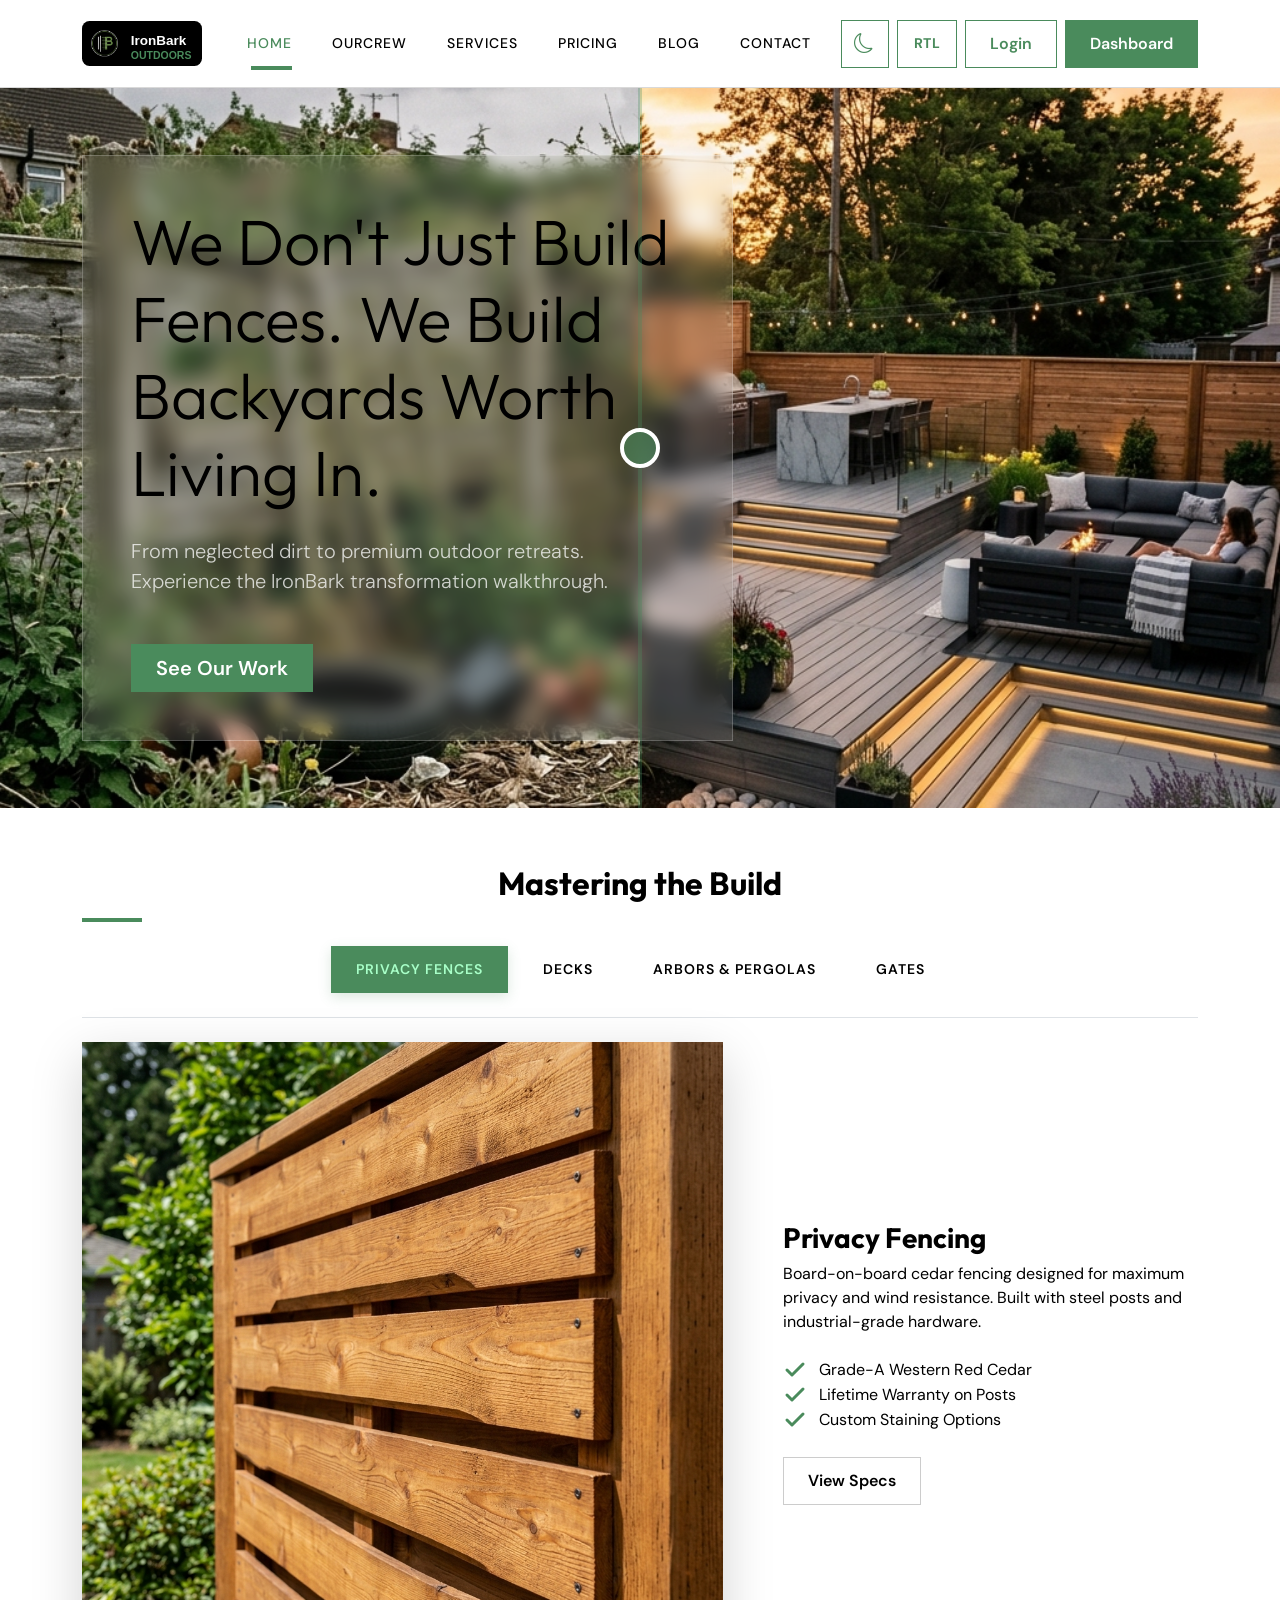
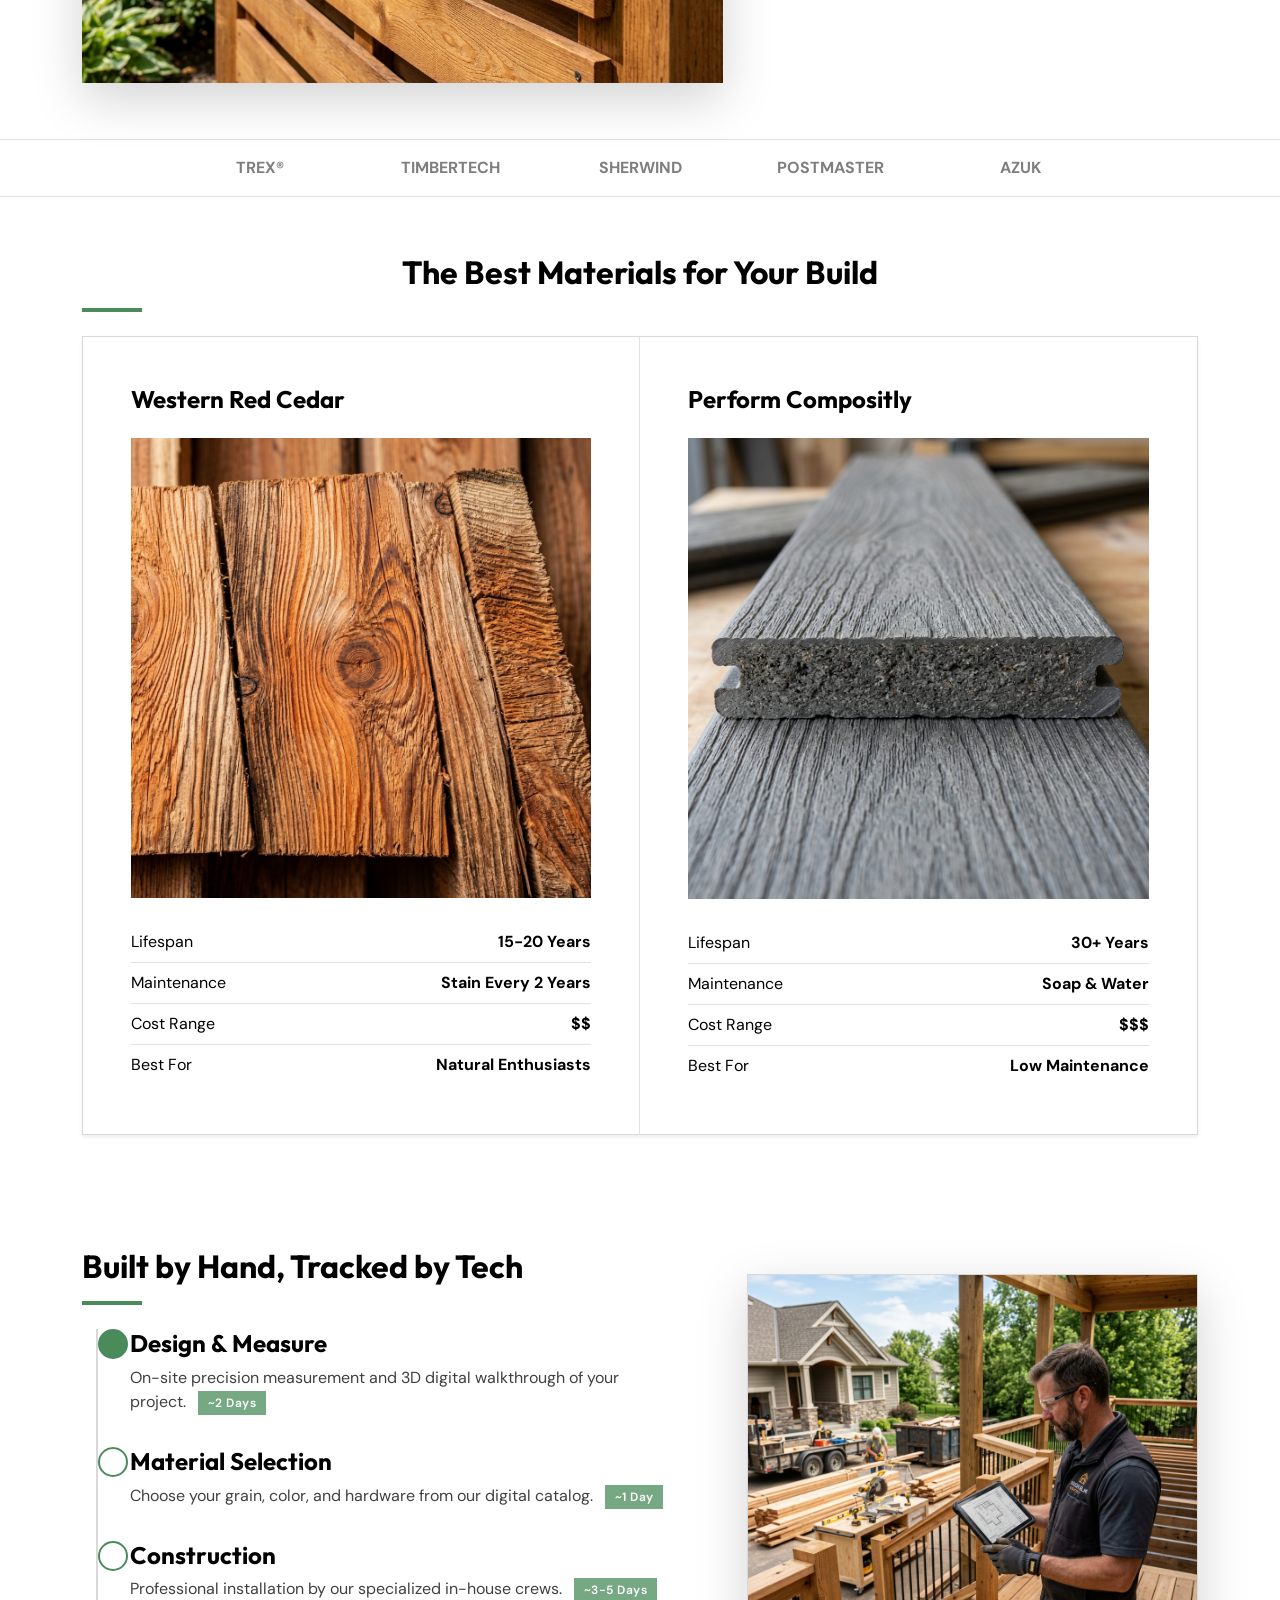
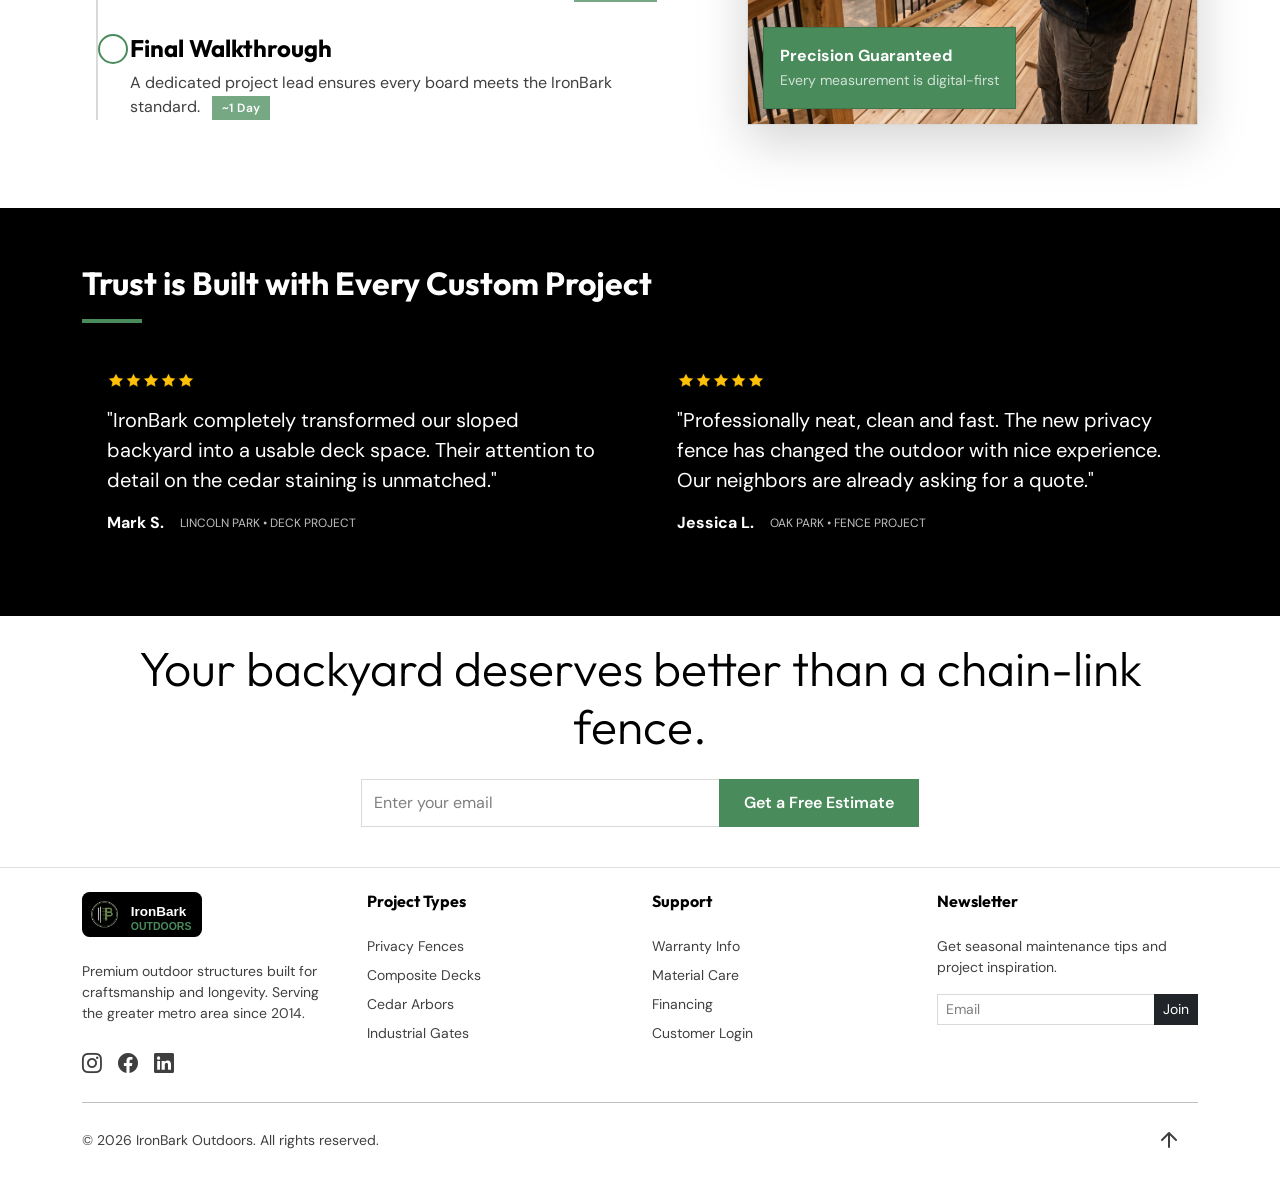
<file: index.html>
<!DOCTYPE html>
<html lang="en" dir="ltr">

<head>
    <link rel="icon" type="image/png" href="assets/images/favicon1.png">
    <meta charset="UTF-8">
    <meta name="viewport" content="width=device-width, initial-scale=1.0">
    <title>IronBark Outdoors | Premium Fencing & Decking</title>
    <meta name="description"
        content="IronBark Outdoors specializes in premium fencing, composite decks, and custom outdoor structures built to last.">

    <!-- Google Fonts -->
    <link rel="preconnect" href="https://fonts.googleapis.com">
    <link rel="preconnect" href="https://fonts.gstatic.com" crossorigin>
    <link
        href="https://fonts.googleapis.com/css2?family=Outfit:wght@400;700&family=DM+Sans:wght@400;500;700&display=swap"
        rel="stylesheet">

    <!-- Bootstrap 5 CSS -->
    <link href="https://cdn.jsdelivr.net/npm/bootstrap@5.3.0/dist/css/bootstrap.min.css" rel="stylesheet">
    <!-- Bootstrap Icons -->
    <link rel="stylesheet" href="https://cdn.jsdelivr.net/npm/bootstrap-icons@1.11.0/font/bootstrap-icons.css">

    <!-- Custom CSS -->
    <link rel="stylesheet" href="assets/css/style.css">
    <link rel="stylesheet" href="assets/css/dark-mode.css">
    <link rel="stylesheet" href="assets/css/rtl.css">
</head>

<body>

    <!-- Header -->
    <header class="navbar  sticky-top">
        <div class="container">
            <a class="navbar-brand d-flex align-items-center" href="index.html">
                <img src="assets/images/logo.svg" alt="IronBark Outdoors" class="site-logo">
            </a>

            <div class="d-flex align-items-center order-lg-3">
                <button class="btn btn-outline-primary theme-toggle me-2" aria-label="Toggle Theme">
                    <i class="bi bi-moon fs-5"></i>
                </button>
                <button class="btn btn-outline-primary rtl-toggle me-2" aria-label="Toggle Direction">RTL</button>
                <a href="login.html" class="btn btn-outline-primary nav-btn-desktop me-2">Login</a>
                <a href="dashboard.html" class="btn btn-primary nav-btn-desktop">Dashboard</a>
                <button class="navbar-toggler ms-2" type="button" data-bs-toggle="offcanvas"
                    data-bs-target="#navCanvas">
                    <span class="navbar-toggler-icon"></span>
                </button>
            </div>

            <div class="collapse navbar-collapse justify-content-center" id="navbarNav">
                <ul class="navbar-nav nav-desktop">
                    <li class="nav-item dropdown">
                        <a class="nav-link dropdown-toggle" href="#" role="button" data-bs-toggle="dropdown"
                            data-bs-display="static">Home</a>
                        <ul class="dropdown-menu">
                            <li><a class="dropdown-item" href="index.html">Modern Showcase</a></li>
                            <li><a class="dropdown-item" href="home-2.html">Project Catalog</a></li>
                        </ul>
                    </li>
                    <li class="nav-item"><a class="nav-link" href="about.html">OurCrew</a></li>
                    <li class="nav-item"><a class="nav-link" href="services.html">Services</a></li>
                    <li class="nav-item"><a class="nav-link" href="pricing.html">Pricing</a></li>
                    <li class="nav-item"><a class="nav-link" href="blog.html">Blog</a></li>
                    <li class="nav-item"><a class="nav-link" href="contact.html">Contact</a></li>
                </ul>
            </div>
        </div>
    </header>

    <!-- Offcanvas for Mobile -->
    <div class="offcanvas offcanvas-end" tabindex="-1" id="navCanvas">
        <div class="offcanvas-header border-bottom">

            <button type="button" class="btn-close" data-bs-dismiss="offcanvas"></button>
        </div>
        <div class="offcanvas-body">
            <ul class="navbar-nav">
                <li class="nav-item dropdown">
                    <a class="nav-link dropdown-toggle" href="#" role="button" data-bs-toggle="dropdown"
                        data-bs-display="static">Home</a>
                    <ul class="dropdown-menu border-0 bg-transparent ps-3">
                        <li><a class="nav-link border-0" href="index.html">Modern Showcase</a></li>
                        <li><a class="nav-link border-0" href="home-2.html">Project Catalog</a></li>
                    </ul>
                </li>
                <li class="nav-item"><a class="nav-link" href="about.html">OurCrew</a></li>
                <li class="nav-item"><a class="nav-link" href="services.html">Services</a></li>
                <li class="nav-item"><a class="nav-link" href="pricing.html">Pricing</a></li>
                <li class="nav-item"><a class="nav-link" href="blog.html">Blog</a></li>
                <li class="nav-item"><a class="nav-link" href="contact.html">Contact</a></li>
                <li class="nav-item mt-3"><a href="login.html" class="btn btn-outline-dark w-100">Login</a></li>
                <li class="nav-item mt-2"><a href="dashboard.html" class="btn btn-primary w-100">Dashboard</a></li>
            </ul>
        </div>
    </div>

    <main>
        <!-- Section 1: Project Reveal (Before/After Slider) -->
        <section class="hero-section p-0">
            <div class="ba-slider">
                <img src="assets/images/home_hero_before.png" class="ba-image ba-before" alt="Backyard Before">
                <img src="assets/images/home_hero_after.png" class="ba-image ba-after" alt="Backyard After">
                <div class="ba-handle"></div>
                <div class="container h-100 position-relative z-index-2 d-flex align-items-center pointer-events-none">
                    <div class="col-lg-7 text-white glass p-5 rounded-0">
                        <h1 class="display-3 mb-4">We Don't Just Build Fences. We Build Backyards Worth Living In.</h1>
                        <p class="lead mb-5 opacity-75">From neglected dirt to premium outdoor retreats. Experience the
                            IronBark transformation walkthrough.</p>
                        <a href="services.html" class="btn btn-primary btn-lg pointer-events-auto">See Our Work</a>
                    </div>
                </div>
            </div>
        </section>

        <!-- Section 2: Project Type Selector -->
        <section class="project-selector">
            <div class="container">
                <h2 class="section-title text-center mx-auto mb-4">Mastering the Build</h2>
                <div class="row">
                    <div class="col-12">
                        <ul class="nav nav-pills justify-content-center mb-4" id="projectTabs" role="tablist">
                            <li class="nav-item" role="presentation">
                                <button class="nav-link active" id="fences-tab" data-bs-toggle="pill"
                                    data-bs-target="#fences" type="button">Privacy Fences</button>
                            </li>
                            <li class="nav-item" role="presentation">
                                <button class="nav-link" id="decks-tab" data-bs-toggle="pill" data-bs-target="#decks"
                                    type="button">Decks</button>
                            </li>
                            <li class="nav-item" role="presentation">
                                <button class="nav-link" id="arbors-tab" data-bs-toggle="pill" data-bs-target="#arbors"
                                    type="button">Arbors & Pergolas</button>
                            </li>
                            <li class="nav-item" role="presentation">
                                <button class="nav-link" id="gates-tab" data-bs-toggle="pill" data-bs-target="#gates"
                                    type="button">Gates</button>
                            </li>
                        </ul>
                        <div class="tab-content border-top pt-4" id="projectTabContent">
                            <div class="tab-pane fade show active" id="fences">
                                <div class="row align-items-center">
                                    <div class="col-lg-7 mb-4 mb-lg-0">
                                        <img src="assets/images/service_fence.png" class="img-fluid rounded-0 shadow-lg"
                                            alt="Privacy Fencing">
                                    </div>
                                    <div class="col-lg-5 ps-lg-5">
                                        <h3>Privacy Fencing</h3>
                                        <p class="mb-4">Board-on-board cedar fencing designed for maximum privacy and
                                            wind resistance. Built with steel posts and industrial-grade hardware.</p>
                                        <ul class="list-unstyled mb-4">
                                            <li><img src="assets/images/icon_check.svg" class="icon-img me-2"
                                                    alt="check"> Grade-A Western Red Cedar</li>
                                            <li><img src="assets/images/icon_check.svg" class="icon-img me-2"
                                                    alt="check"> Lifetime Warranty on Posts</li>
                                            <li><img src="assets/images/icon_check.svg" class="icon-img me-2"
                                                    alt="check"> Custom Staining Options</li>
                                        </ul>
                                        <a href="service-details.html" class="btn btn-outline-dark">View Specs</a>
                                    </div>
                                </div>
                            </div>
                            <div class="tab-pane fade" id="decks">
                                <div class="row align-items-center">
                                    <div class="col-lg-7 mb-4 mb-lg-0">
                                        <img src="assets/images/service_deck.png" class="img-fluid rounded-0 shadow-lg"
                                            alt="Composite Decking">
                                    </div>
                                    <div class="col-lg-5 ps-lg-5">
                                        <h3>Premium Decks</h3>
                                        <p class="mb-4">Multi-level outdoor living spaces using high-performance
                                            composite materials that never rot, warp, or splinter.</p>
                                        <ul class="list-unstyled mb-4">
                                            <li><img src="assets/images/icon_check.svg" class="icon-img me-2"
                                                    alt="check"> Hidden Fastener Systems</li>
                                            <li><img src="assets/images/icon_check.svg" class="icon-img me-2"
                                                    alt="check"> Built-in LED Lighting</li>
                                            <li><img src="assets/images/icon_check.svg" class="icon-img me-2"
                                                    alt="check"> 25-Year Stain & Fade Warranty</li>
                                        </ul>
                                        <a href="service-details.html" class="btn btn-outline-dark">View Specs</a>
                                    </div>
                                </div>
                            </div>
                            <!-- More tabs... -->
                        </div>
                    </div>
                </div>
            </div>
        </section>

        <!-- Compact Trust Row -->
        <section class="trust-bar bg-light py-3 border-top border-bottom">
            <div class="container">
                <div class="row align-items-center justify-content-center g-4 opacity-50">
                    <div class="col-6 col-md-2 text-center"><span class="h6 fw-bold mb-0">TREX®</span></div>
                    <div class="col-6 col-md-2 text-center"><span class="h6 fw-bold mb-0">TIMBERTECH</span></div>
                    <div class="col-6 col-md-2 text-center"><span class="h6 fw-bold mb-0">SHERWIND</span></div>
                    <div class="col-6 col-md-2 text-center"><span class="h6 fw-bold mb-0">POSTMASTER</span></div>
                    <div class="col-6 col-md-2 text-center"><span class="h6 fw-bold mb-0">AZUK</span></div>
                </div>
            </div>
        </section>

        <!-- Section 3: Material Chooser -->
        <section class="material-chooser">
            <div class="container">
                <h2 class="section-title text-center mx-auto mb-4">The Best Materials for Your Build</h2>
                <div class="row g-0 border shadow-sm">
                    <div class="col-md-6 border-end p-5">
                        <h4 class="mb-4">Western Red Cedar</h4>
                        <img src="assets/images/material_cedar.png" class="img-fluid mb-4" alt="Cedar">
                        <div class="d-flex justify-content-between border-bottom py-2"><span>Lifespan</span>
                            <strong>15-20 Years</strong>
                        </div>
                        <div class="d-flex justify-content-between border-bottom py-2"><span>Maintenance</span>
                            <strong>Stain Every 2 Years</strong>
                        </div>
                        <div class="d-flex justify-content-between border-bottom py-2"><span>Cost Range</span>
                            <strong>$$</strong>
                        </div>
                        <div class="d-flex justify-content-between py-2"><span>Best For</span> <strong>Natural
                                Enthusiasts</strong></div>
                    </div>
                    <div class="col-md-6 p-5">
                        <h4 class="mb-4">Perform Compositly</h4>
                        <img src="assets/images/material_composite.png" class="img-fluid mb-4" alt="Composite">
                        <div class="d-flex justify-content-between border-bottom py-2"><span>Lifespan</span> <strong>30+
                                Years</strong></div>
                        <div class="d-flex justify-content-between border-bottom py-2"><span>Maintenance</span>
                            <strong>Soap & Water</strong>
                        </div>
                        <div class="d-flex justify-content-between border-bottom py-2"><span>Cost Range</span>
                            <strong>$$$</strong>
                        </div>
                        <div class="d-flex justify-content-between py-2"><span>Best For</span> <strong>Low
                                Maintenance</strong></div>
                    </div>
                </div>
            </div>
        </section>

        <!-- Section 4: Build Process -->
        <section class="build-process">
            <div class="container">
                <div class="row align-items-center">
                    <div class="col-lg-7 mb-5 mb-lg-0">
                        <h2 class="section-title mb-4">Built by Hand, Tracked by Tech</h2>
                        <div class="progress-track pe-lg-5">
                            <div class="progress-item active">
                                <h4>Design & Measure</h4>
                                <p class="text-muted">On-site precision measurement and 3D digital walkthrough of your
                                    project. <span class="badge bg-accent ms-2">~2 Days</span></p>
                            </div>
                            <div class="progress-item">
                                <h4>Material Selection</h4>
                                <p class="text-muted">Choose your grain, color, and hardware from our digital catalog.
                                    <span class="badge bg-accent ms-2">~1 Day</span>
                                </p>
                            </div>
                            <div class="progress-item">
                                <h4>Construction</h4>
                                <p class="text-muted">Professional installation by our specialized in-house crews. <span
                                        class="badge bg-accent ms-2">~3-5 Days</span></p>
                            </div>
                            <div class="progress-item">
                                <h4>Final Walkthrough</h4>
                                <p class="text-muted">A dedicated project lead ensures every board meets the IronBark
                                    standard. <span class="badge bg-accent ms-2">~1 Day</span></p>
                            </div>
                        </div>
                    </div>
                    <div class="col-lg-5">
                        <div class="position-relative">
                            <img src="assets/images/build_process_tech.png"
                                class="img-fluid rounded-0 shadow-lg border border-dark" alt="IronBark Build Process">
                            <div
                                class="bg-accent text-white p-3 position-absolute bottom-0 start-0 m-3 shadow-sm border border-light">
                                <span class="fw-bold d-block">Precision Guaranteed</span>
                                <small class="opacity-75">Every measurement is digital-first</small>
                            </div>
                        </div>
                    </div>
                </div>
            </div>
        </section>

        <!-- Section 5: Homeowner Reviews -->
        <section class="reviews bg-dark text-white">
            <div class="container">
                <h2 class="section-title mb-4 text-white">Trust is Built with Every Custom Project</h2>
                <div class="row g-4">
                    <div class="col-md-6">
                        <div class="card bg-dark bg-opacity-25 border border-white border-opacity-25 p-4 rounded-0">
                            <div class="d-flex mb-3">
                                <img src="assets/images/icon_star.svg" class="icon-img-sm" alt="star">
                                <img src="assets/images/icon_star.svg" class="icon-img-sm" alt="star">
                                <img src="assets/images/icon_star.svg" class="icon-img-sm" alt="star">
                                <img src="assets/images/icon_star.svg" class="icon-img-sm" alt="star">
                                <img src="assets/images/icon_star.svg" class="icon-img-sm" alt="star">
                            </div>
                            <p class="fs-5 italic mb-3">"IronBark completely transformed our sloped backyard into a
                                usable deck space. Their attention to detail on the cedar staining is unmatched."</p>
                            <div class="d-flex align-items-center">
                                <span class="fw-bold">Mark S.</span>
                                <span class="text-white text-opacity-75 text-uppercase ms-3"
                                    style="font-size: 0.75rem;">Lincoln Park • Deck Project</span>
                            </div>
                        </div>
                    </div>
                    <div class="col-md-6">
                        <div class="card bg-dark bg-opacity-25 border border-white border-opacity-25 p-4 rounded-0">
                            <div class="d-flex mb-3">
                                <img src="assets/images/icon_star.svg" class="icon-img-sm" alt="star">
                                <img src="assets/images/icon_star.svg" class="icon-img-sm" alt="star">
                                <img src="assets/images/icon_star.svg" class="icon-img-sm" alt="star">
                                <img src="assets/images/icon_star.svg" class="icon-img-sm" alt="star">
                                <img src="assets/images/icon_star.svg" class="icon-img-sm" alt="star">
                            </div>
                            <p class="fs-5 italic mb-3">"Professionally neat, clean and fast. The new privacy fence has
                                changed the outdoor with nice experience. Our neighbors are already asking for
                                a quote."
                            </p>
                            <div class="d-flex align-items-center">
                                <span class="fw-bold">Jessica L.</span>
                                <span class="text-muted text-uppercase ms-3" style="font-size: 0.75rem;">Oak Park •
                                    Fence Project</span>
                            </div>
                        </div>
                    </div>
                    <!-- More reviews... -->
                </div>
            </div>
        </section>

        <!-- Section 6: CTA -->
        <section class="cta py-4">
            <div class="container text-center">
                <h2 class="display-5 mb-4">Your backyard deserves better than a chain-link fence.</h2>
                <div class="col-lg-6 mx-auto">
                    <form class="input-group mb-3 needs-validation" novalidate>
                        <input type="email" class="form-control rounded-0" placeholder="Enter your email" required>
                        <button class="btn btn-primary rounded-0" type="submit">Get a Free Estimate</button>
                    </form>
                </div>
            </div>
        </section>
    </main>

    <!-- Footer -->
    <footer class="footer py-4 border-top">
        <div class="container">
            <div class="row g-4">
                <div class="col-lg-3">
                    <img src="assets/images/logo.svg" alt="IronBark Outdoors" class="site-logo mb-4">
                    <p class="text-muted small">Premium outdoor structures built for craftsmanship and longevity.
                        Serving the greater metro area since 2014.</p>
                    <div class="d-flex gap-3 fs-5 mt-4">
                        <a href="#" class="text-muted"><i class="bi bi-instagram"></i></a>
                        <a href="#" class="text-muted"><i class="bi bi-facebook"></i></a>
                        <a href="#" class="text-muted"><i class="bi bi-linkedin"></i></a>
                    </div>
                </div>
                <div class="col-lg-3">
                    <h6 class="fw-bold mb-4">Project Types</h6>
                    <ul class="list-unstyled">
                        <li><a href="#" class="text-muted small d-block mb-2">Privacy Fences</a></li>
                        <li><a href="#" class="text-muted small d-block mb-2">Composite Decks</a></li>
                        <li><a href="#" class="text-muted small d-block mb-2">Cedar Arbors</a></li>
                        <li><a href="#" class="text-muted small d-block mb-2">Industrial Gates</a></li>
                    </ul>
                </div>
                <div class="col-lg-3">
                    <h6 class="fw-bold mb-4">Support</h6>
                    <ul class="list-unstyled">
                        <li><a href="#" class="text-muted small d-block mb-2">Warranty Info</a></li>
                        <li><a href="#" class="text-muted small d-block mb-2">Material Care</a></li>
                        <li><a href="#" class="text-muted small d-block mb-2">Financing</a></li>
                        <li><a href="#" class="text-muted small d-block mb-2">Customer Login</a></li>
                    </ul>
                </div>
                <div class="col-lg-3">
                    <h6 class="fw-bold mb-4">Newsletter</h6>
                    <p class="text-muted small mb-3">Get seasonal maintenance tips and project inspiration.</p>
                    <div class="input-group">
                        <input type="email" class="form-control form-control-sm rounded-0" placeholder="Email">
                        <button class="btn btn-dark btn-sm rounded-0">Join</button>
                    </div>
                </div>
            </div>
            <hr class="my-4">
            <div class="d-flex flex-column flex-md-row justify-content-between align-items-center">
                <p class="small text-muted mb-0">© 2026 IronBark Outdoors. All rights reserved.</p>
                <div class="mt-3 mt-md-0">
                    <a href="#" class="btn btn-link btn-sm p-0 me-3 text-muted"><img
                            src="assets/images/icon_arrow_up.svg" class="icon-img" alt="Back to top"></a>
                </div>
            </div>
        </div>
    </footer>

    <!-- Bootstrap 5 JS -->
    <script src="https://cdn.jsdelivr.net/npm/bootstrap@5.3.0/dist/js/bootstrap.bundle.min.js"></script>
    <!-- Custom JS -->
    <script src="assets/js/main.js"></script>
</body>

</html>
</file>
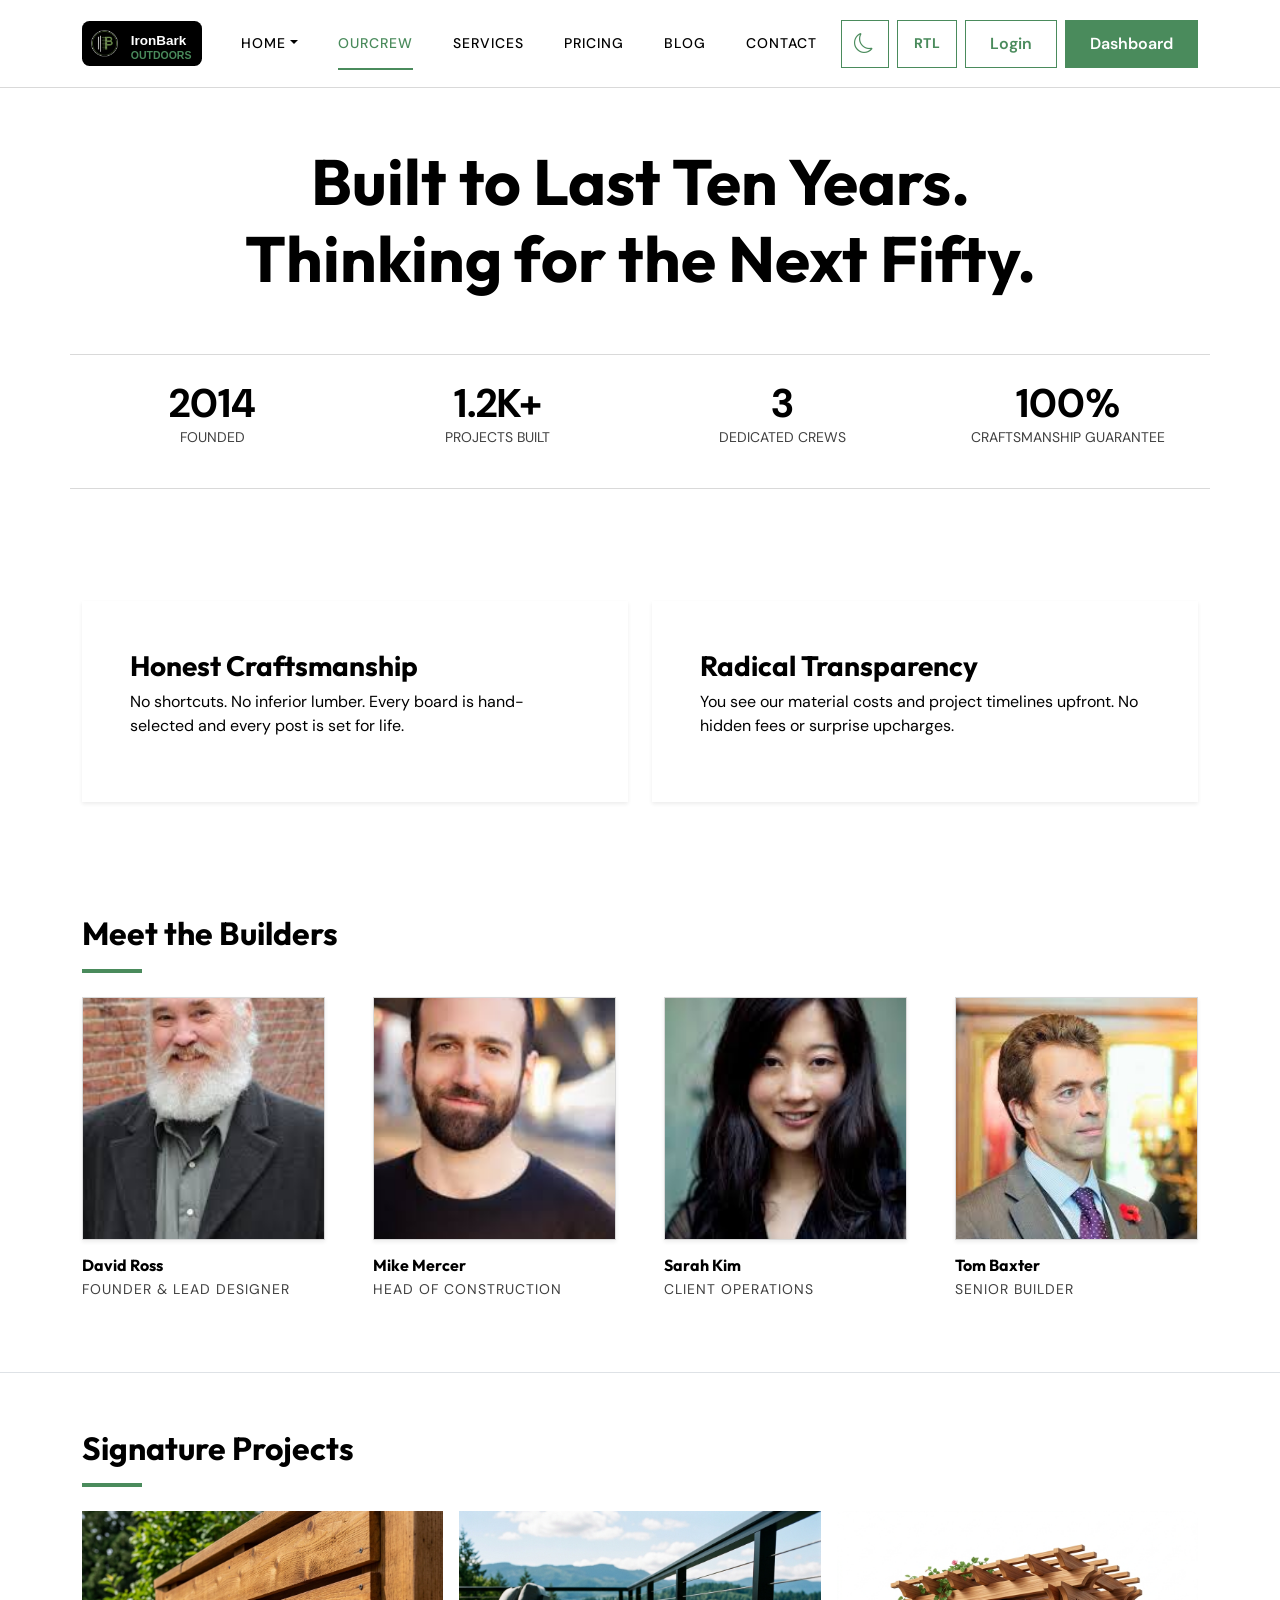
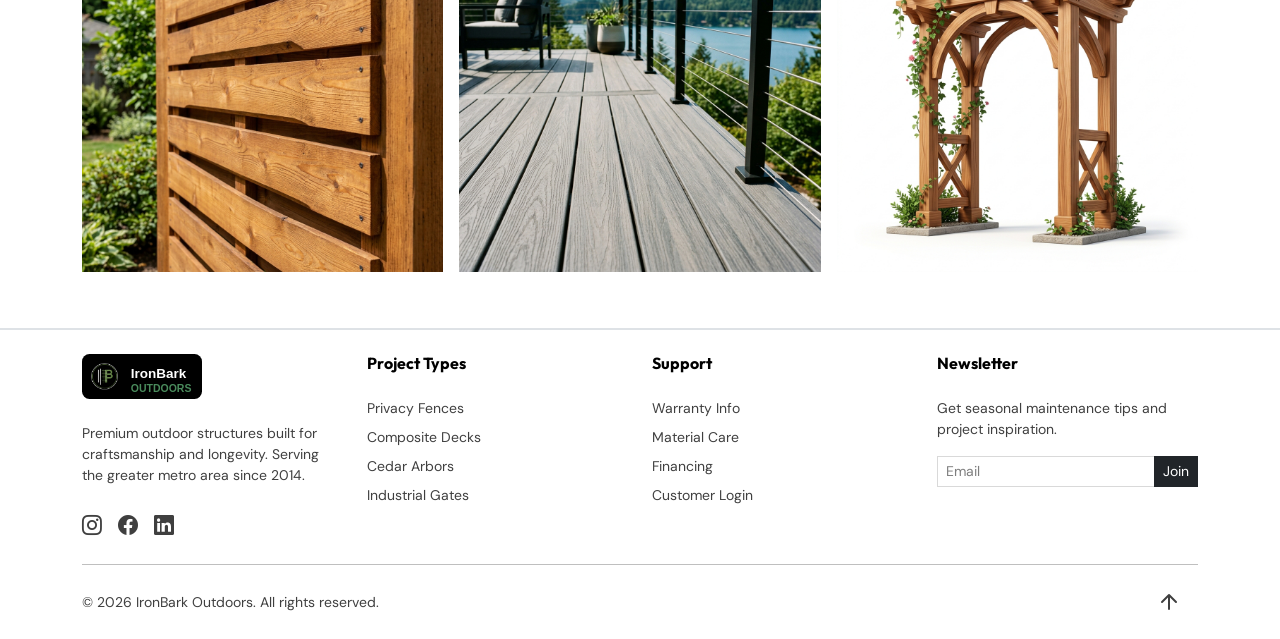
<file: about.html>
<!DOCTYPE html>
<html lang="en" dir="ltr">

<head>
    <link rel="icon" type="image/png" href="assets/images/favicon1.png">
    <meta charset="UTF-8">
    <meta name="viewport" content="width=device-width, initial-scale=1.0">
    <title>OurCrew | IronBark Outdoors</title>
    <!-- Same CSS links... -->
    <link
        href="https://fonts.googleapis.com/css2?family=Outfit:wght@400;700&family=DM+Sans:wght@400;500;700&display=swap"
        rel="stylesheet">
    <link href="https://cdn.jsdelivr.net/npm/bootstrap@5.3.0/dist/css/bootstrap.min.css" rel="stylesheet">
    <link rel="stylesheet" href="https://cdn.jsdelivr.net/npm/bootstrap-icons@1.11.0/font/bootstrap-icons.css">
    <link rel="stylesheet" href="assets/css/style.css">
    <link rel="stylesheet" href="assets/css/dark-mode.css">
    <link rel="stylesheet" href="assets/css/rtl.css">
</head>

<body>
    <header class="navbar  sticky-top">
        <div class="container">
            <a class="navbar-brand d-flex align-items-center" href="index.html">
                <img src="assets/images/logo.svg" alt="IronBark Outdoors" class="site-logo">
            </a>

            <div class="d-flex align-items-center order-lg-3">
                <button class="btn btn-outline-primary theme-toggle me-2" aria-label="Toggle Theme">
                    <i class="bi bi-moon fs-5"></i>
                </button>
                <button class="btn btn-outline-primary rtl-toggle me-2" aria-label="Toggle Direction">RTL</button>
                <a href="login.html" class="btn btn-outline-primary nav-btn-desktop me-2">Login</a>
                <a href="dashboard.html" class="btn btn-primary nav-btn-desktop">Dashboard</a>
                <button class="navbar-toggler ms-2" type="button" data-bs-toggle="offcanvas"
                    data-bs-target="#navCanvas">
                    <span class="navbar-toggler-icon"></span>
                </button>
            </div>

            <div class="collapse navbar-collapse justify-content-center" id="navbarNav">
                <ul class="navbar-nav nav-desktop">
                    <li class="nav-item dropdown">
                        <a class="nav-link dropdown-toggle" href="#" role="button" data-bs-toggle="dropdown"
                            data-bs-display="static">Home</a>
                        <ul class="dropdown-menu">
                            <li><a class="dropdown-item" href="index.html">Modern Showcase</a></li>
                            <li><a class="dropdown-item" href="home-2.html">Project Catalog</a></li>
                        </ul>
                    </li>
                    <li class="nav-item"><a class="nav-link" href="about.html">OurCrew</a></li>
                    <li class="nav-item"><a class="nav-link" href="services.html">Services</a></li>
                    <li class="nav-item"><a class="nav-link" href="pricing.html">Pricing</a></li>
                    <li class="nav-item"><a class="nav-link" href="blog.html">Blog</a></li>
                    <li class="nav-item"><a class="nav-link" href="contact.html">Contact</a></li>
                </ul>
            </div>
        </div>
    </header>

    <!-- Offcanvas for Mobile -->
    <div class="offcanvas offcanvas-end" tabindex="-1" id="navCanvas">
        <div class="offcanvas-header border-bottom">

            <button type="button" class="btn-close" data-bs-dismiss="offcanvas"></button>
        </div>
        <div class="offcanvas-body">
            <ul class="navbar-nav">
                <li class="nav-item dropdown">
                    <a class="nav-link dropdown-toggle" href="#" role="button" data-bs-toggle="dropdown"
                        data-bs-display="static">Home</a>
                    <ul class="dropdown-menu border-0 bg-transparent ps-3">
                        <li><a class="nav-link border-0" href="index.html">Modern Showcase</a></li>
                        <li><a class="nav-link border-0" href="home-2.html">Project Catalog</a></li>
                    </ul>
                </li>
                <li class="nav-item"><a class="nav-link" href="about.html">OurCrew</a></li>
                <li class="nav-item"><a class="nav-link" href="services.html">Services</a></li>
                <li class="nav-item"><a class="nav-link" href="pricing.html">Pricing</a></li>
                <li class="nav-item"><a class="nav-link" href="blog.html">Blog</a></li>
                <li class="nav-item"><a class="nav-link" href="contact.html">Contact</a></li>
                <li class="nav-item mt-3"><a href="login.html" class="btn btn-outline-dark w-100">Login</a></li>
                <li class="nav-item mt-2"><a href="dashboard.html" class="btn btn-primary w-100">Dashboard</a></li>
            </ul>
        </div>
    </div>

    <main>
        <!-- Section 1: Company Story Timeline -->
        <section class="about-hero">
            <div class="container text-center mb-4 pb-4">
                <h1 class="display-3 fw-bold">Built to Last Ten Years.<br>Thinking for the Next Fifty.</h1>
            </div>
            <div class="container py-4 border-top border-bottom border-dark border-opacity-25">
                <div class="row text-center row-cols-2 row-cols-md-4 g-4">
                    <div class="col">
                        <div class="h1 fw-bold mb-0">2014</div>
                        <p class="small opacity-75 text-uppercase">Founded</p>
                    </div>
                    <div class="col">
                        <div class="h1 fw-bold mb-0">1.2K+</div>
                        <p class="small opacity-75 text-uppercase">Projects Built</p>
                    </div>
                    <div class="col">
                        <div class="h1 fw-bold mb-0">3</div>
                        <p class="small opacity-75 text-uppercase">Dedicated Crews</p>
                    </div>
                    <div class="col">
                        <div class="h1 fw-bold mb-0">100%</div>
                        <p class="small opacity-75 text-uppercase">Craftsmanship Guarantee</p>
                    </div>
                </div>
            </div>
        </section>

        <!-- Section 2: Values -->
        <section class="values">
            <div class="container">
                <div class="row g-4">
                    <div class="col-md-6">
                        <div class="card p-5 h-100 border-0 shadow-sm rounded-0">
                            <h3>Honest Craftsmanship</h3>
                            <p>No shortcuts. No inferior lumber. Every board is hand-selected and every post is set for
                                life.</p>
                        </div>
                    </div>
                    <div class="col-md-6">
                        <div class="card p-5 h-100 border-0 shadow-sm rounded-0">
                            <h3>Radical Transparency</h3>
                            <p>You see our material costs and project timelines upfront. No hidden fees or surprise
                                upcharges.</p>
                        </div>
                    </div>
                </div>
            </div>
        </section>

        <!-- Section 3: Crew Intro -->
        <section class="crew">
            <div class="container">
                <h2 class="section-title mb-4">Meet the Builders</h2>
                <div class="row g-5">
                    <div class="col-md-3">
                        <div class="ratio ratio-1x1 mb-3 overflow-hidden border border-dark rounded-0 shadow-sm">
                            <img src="assets/images/dr.jfif"
                                class="img-fluid object-fit-cover transition-all hover-lift" alt="David Ross">
                        </div>
                        <h6 class="fw-bold mb-1">David Ross</h6>
                        <p class="small opacity-75 text-uppercase ls-1">Founder & Lead Designer</p>
                    </div>
                    <div class="col-md-3">
                        <div class="ratio ratio-1x1 mb-3 overflow-hidden border border-dark rounded-0 shadow-sm">
                            <img src="assets/images/mike.jfif"
                                class="img-fluid object-fit-cover transition-all hover-lift" alt="Mike Mercer">
                        </div>
                        <h6 class="fw-bold mb-1">Mike Mercer</h6>
                        <p class="small opacity-75 text-uppercase ls-1">Head of Construction</p>
                    </div>
                    <div class="col-md-3">
                        <div class="ratio ratio-1x1 mb-3 overflow-hidden border border-dark rounded-0 shadow-sm">
                            <img src="assets/images/sk.jfif"
                                class="img-fluid object-fit-cover transition-all hover-lift" alt="Sarah Kim">
                        </div>
                        <h6 class="fw-bold mb-1">Sarah Kim</h6>
                        <p class="small opacity-75 text-uppercase ls-1">Client Operations</p>
                    </div>
                    <div class="col-md-3">
                        <div class="ratio ratio-1x1 mb-3 overflow-hidden border border-dark rounded-0 shadow-sm">
                            <img src="assets/images/tb.jfif"
                                class="img-fluid object-fit-cover transition-all hover-lift" alt="Tom Baxter">
                        </div>
                        <h6 class="fw-bold mb-1">Tom Baxter</h6>
                        <p class="small opacity-75 text-uppercase ls-1">Senior Builder</p>
                    </div>
                </div>
            </div>
        </section>
        <!-- Section 4: Signature Projects Gallery -->
        <section class="gallery bg-light border-top border-bottom">
            <div class="container">
                <h2 class="section-title mb-4">Signature Projects</h2>
                <div class="row g-3">
                    <div class="col-md-4">
                        <div class="position-relative overflow-hidden">
                            <img src="assets/images/service_fence.png"
                                class="img-fluid w-100 grayscale transition-all filter-dark" alt="Modern Horizon Fence">
                            <div
                                class="position-absolute bottom-0 start-0 p-3 bg-dark text-white opacity-0 hover-opacity-100 transition-all w-100">
                                <p class="small mb-0 fw-bold">Modern Horizon Fence</p>
                            </div>
                        </div>
                    </div>
                    <div class="col-md-4">
                        <div class="position-relative overflow-hidden">
                            <img src="assets/images/service_deck.png"
                                class="img-fluid w-100 grayscale transition-all filter-dark" alt="Tiered Cedar Deck">
                        </div>
                    </div>
                    <div class="col-md-4">
                        <div class="position-relative overflow-hidden">
                            <img src="assets/images/icon_arbor.png"
                                class="img-fluid w-100 grayscale transition-all filter-dark" alt="Automated Pergola">
                        </div>
                    </div>
                </div>
            </div>
        </section>
    </main>

    <!-- Footer -->
    <footer class="footer py-4 border-top">
        <div class="container">
            <div class="row g-4">
                <div class="col-lg-3">
                    <img src="assets/images/logo.svg" alt="IronBark Outdoors" class="site-logo mb-4">
                    <p class="text-muted small">Premium outdoor structures built for craftsmanship and longevity.
                        Serving the greater metro area since 2014.</p>
                    <div class="d-flex gap-3 fs-5 mt-4">
                        <a href="#" class="text-muted"><i class="bi bi-instagram"></i></a>
                        <a href="#" class="text-muted"><i class="bi bi-facebook"></i></a>
                        <a href="#" class="text-muted"><i class="bi bi-linkedin"></i></a>
                    </div>
                </div>
                <div class="col-lg-3">
                    <h6 class="fw-bold mb-4">Project Types</h6>
                    <ul class="list-unstyled">
                        <li><a href="#" class="text-muted small d-block mb-2">Privacy Fences</a></li>
                        <li><a href="#" class="text-muted small d-block mb-2">Composite Decks</a></li>
                        <li><a href="#" class="text-muted small d-block mb-2">Cedar Arbors</a></li>
                        <li><a href="#" class="text-muted small d-block mb-2">Industrial Gates</a></li>
                    </ul>
                </div>
                <div class="col-lg-3">
                    <h6 class="fw-bold mb-4">Support</h6>
                    <ul class="list-unstyled">
                        <li><a href="#" class="text-muted small d-block mb-2">Warranty Info</a></li>
                        <li><a href="#" class="text-muted small d-block mb-2">Material Care</a></li>
                        <li><a href="#" class="text-muted small d-block mb-2">Financing</a></li>
                        <li><a href="#" class="text-muted small d-block mb-2">Customer Login</a></li>
                    </ul>
                </div>
                <div class="col-lg-3">
                    <h6 class="fw-bold mb-4">Newsletter</h6>
                    <p class="text-muted small mb-3">Get seasonal maintenance tips and project inspiration.</p>
                    <div class="input-group">
                        <input type="email" class="form-control form-control-sm rounded-0" placeholder="Email">
                        <button class="btn btn-dark btn-sm rounded-0">Join</button>
                    </div>
                </div>
            </div>
            <hr class="my-4">
            <div class="d-flex flex-column flex-md-row justify-content-between align-items-center">
                <p class="small text-muted mb-0">© 2026 IronBark Outdoors. All rights reserved.</p>
                <div class="mt-3 mt-md-0">
                    <a href="#" class="btn btn-link btn-sm p-0 me-3 text-muted"><img
                            src="assets/images/icon_arrow_up.svg" class="icon-img" alt="Back to top"></a>
                </div>
            </div>
        </div>
    </footer>
    <script src="https://cdn.jsdelivr.net/npm/bootstrap@5.3.0/dist/js/bootstrap.bundle.min.js"></script>
    <script src="assets/js/main.js"></script>
</body>

</html>
</file>
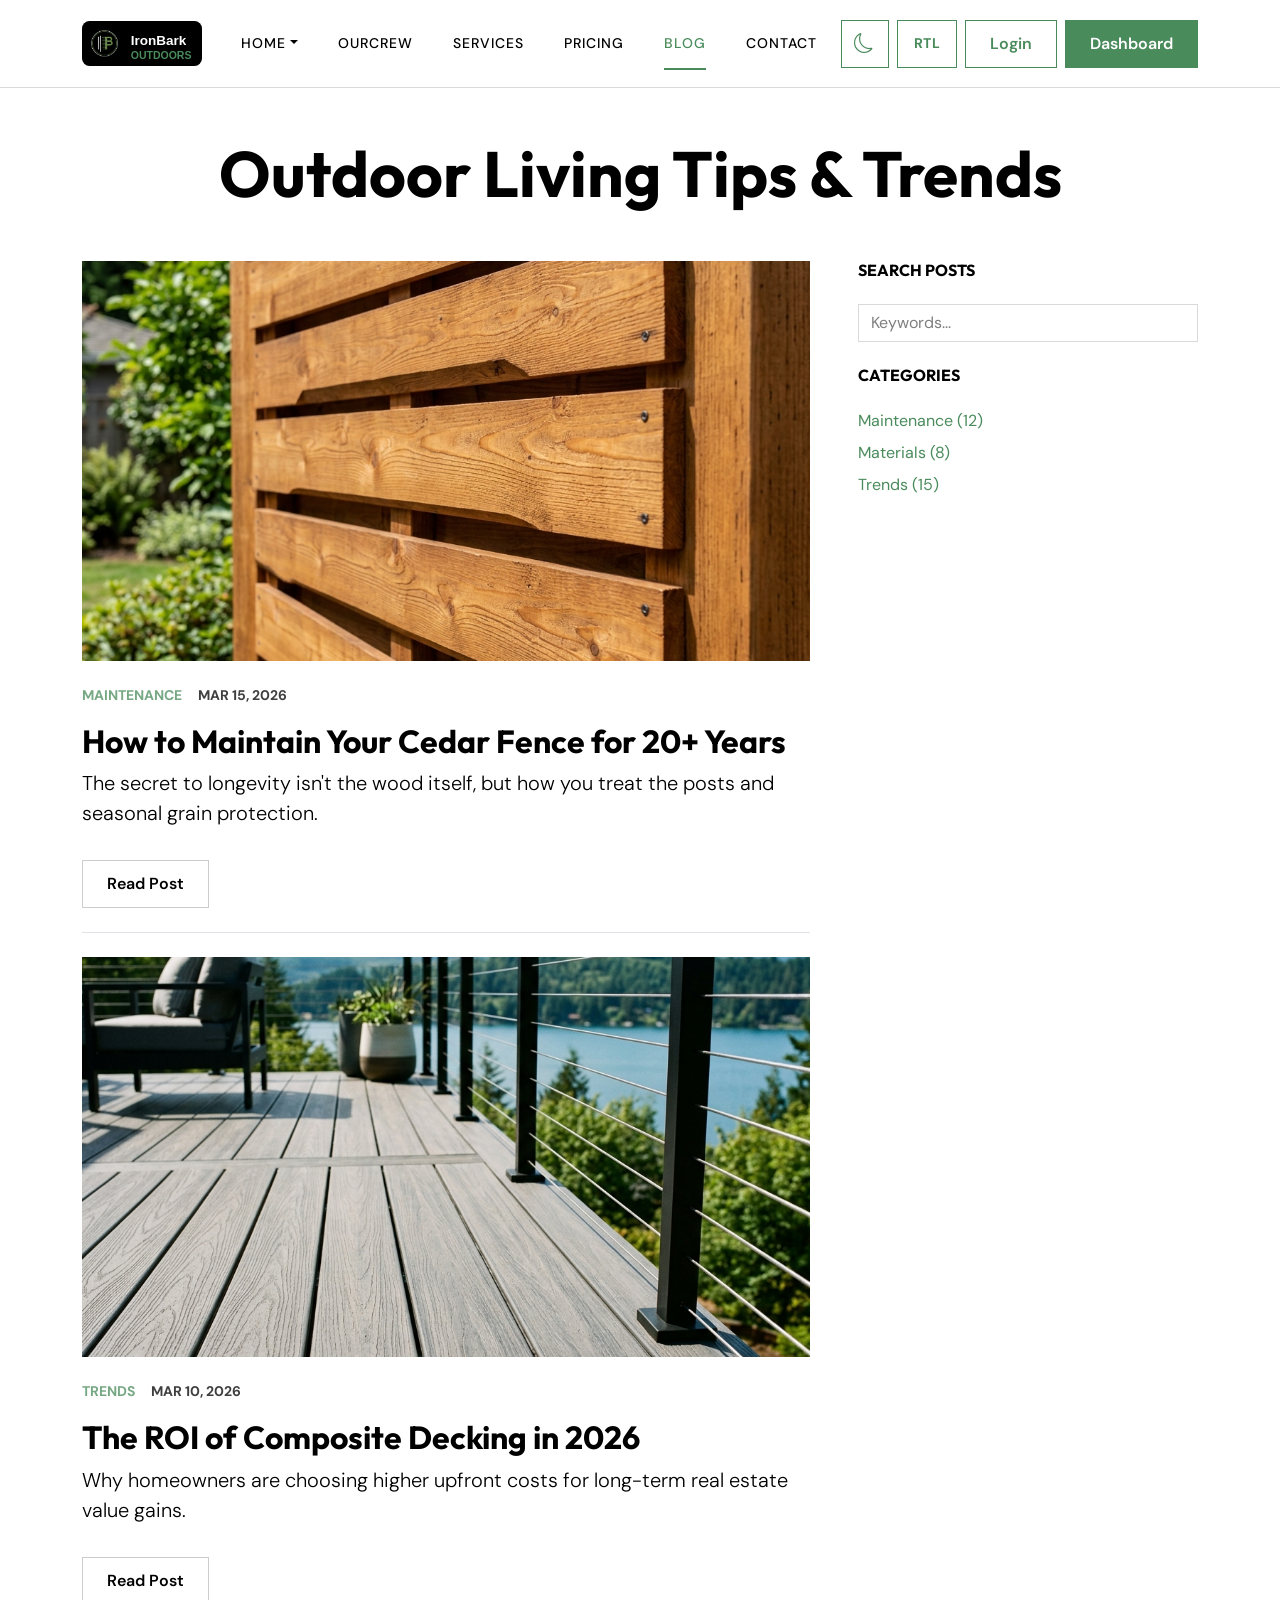
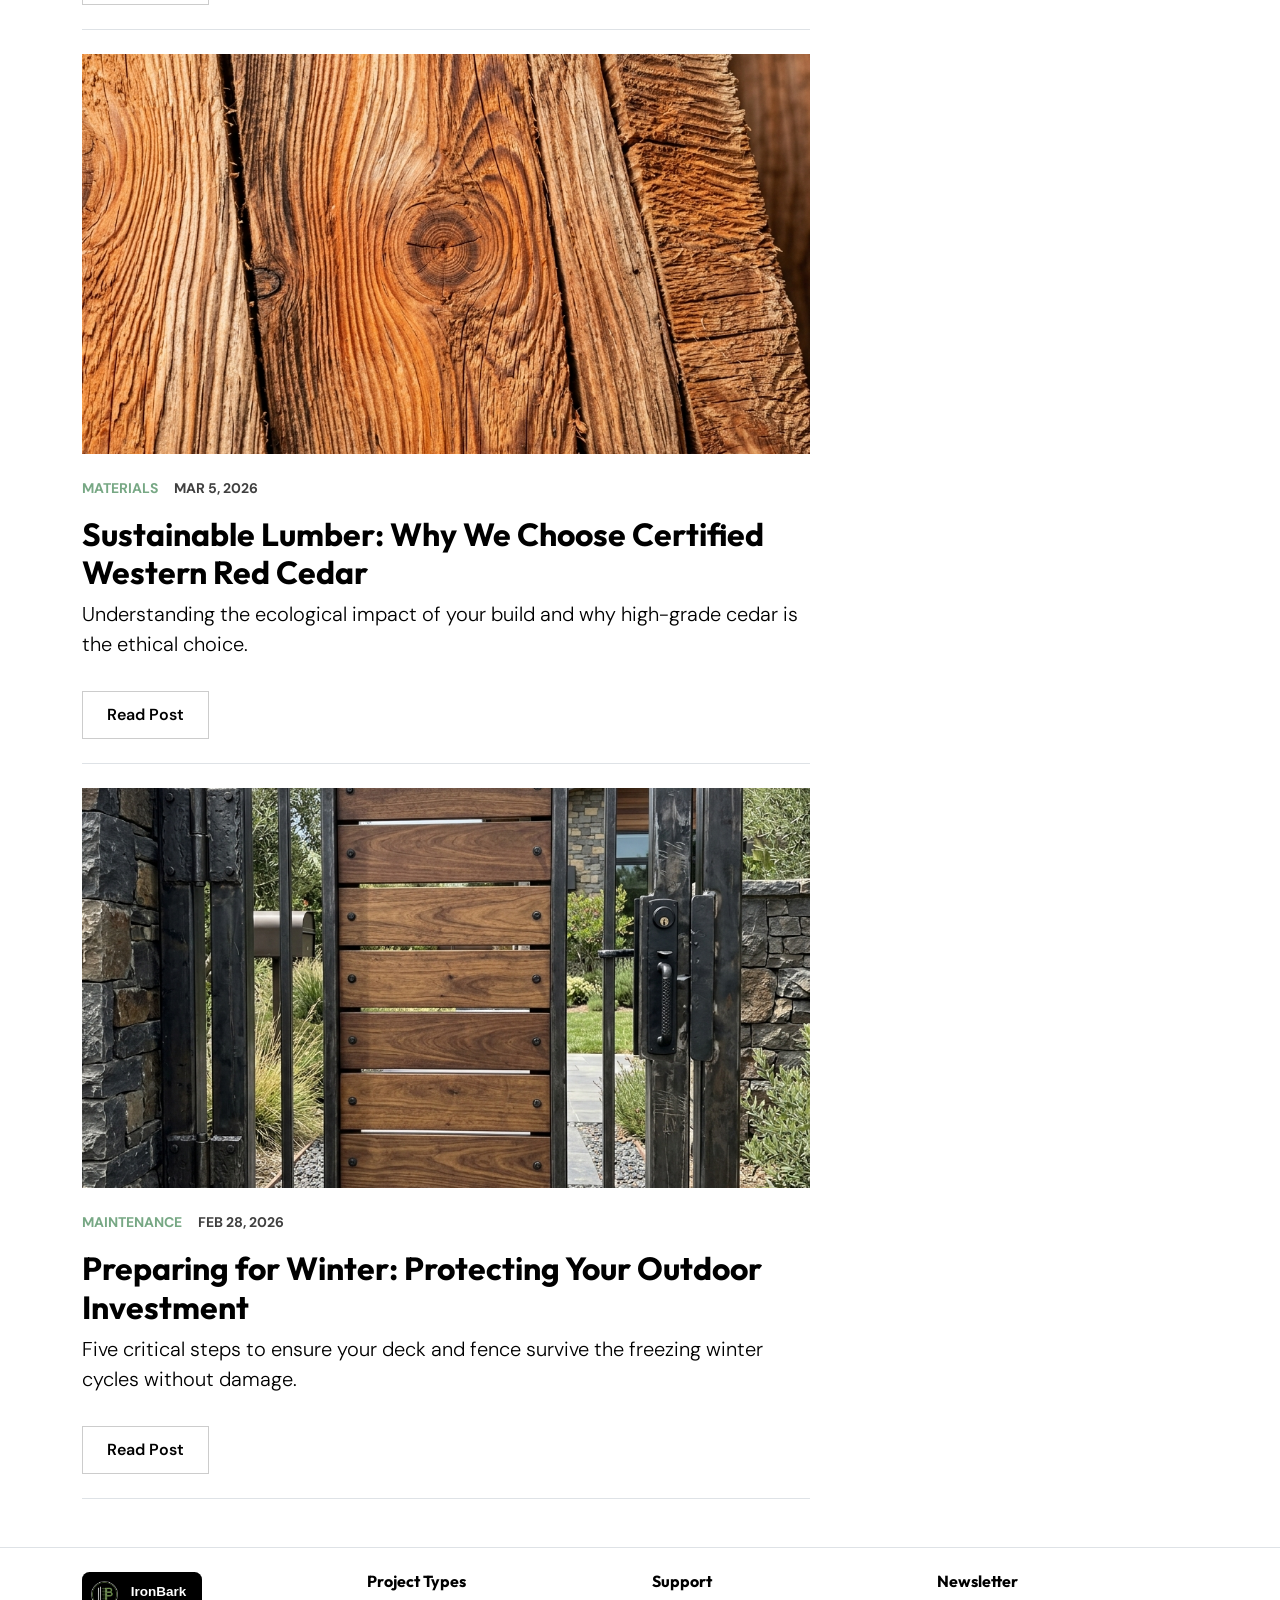
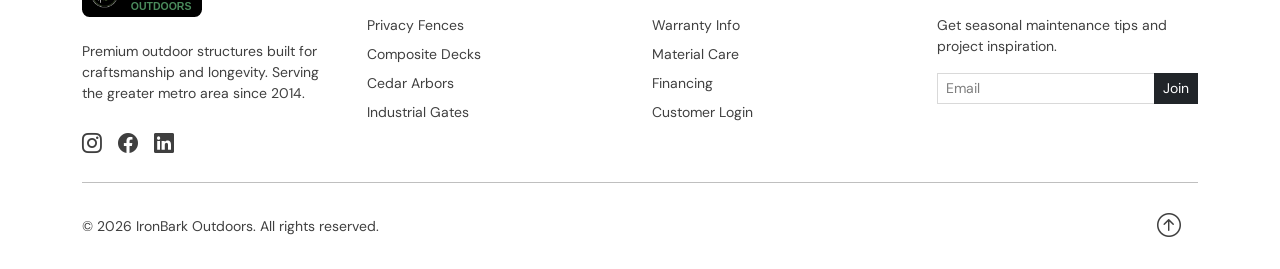
<file: blog.html>
<!DOCTYPE html>
<html lang="en" dir="ltr">

<head>
    <link rel="icon" type="image/png" href="assets/images/favicon1.png">
    <meta charset="UTF-8">
    <meta name="viewport" content="width=device-width, initial-scale=1.0">
    <title>Outdoor Living Blog | IronBark Outdoors</title>
    <link
        href="https://fonts.googleapis.com/css2?family=Outfit:wght@400;700&family=DM+Sans:wght@400;500;700&display=swap"
        rel="stylesheet">
    <link href="https://cdn.jsdelivr.net/npm/bootstrap@5.3.0/dist/css/bootstrap.min.css" rel="stylesheet">
    <link rel="stylesheet" href="assets/css/style.css">
    <link rel="stylesheet" href="assets/css/dark-mode.css">
    <link rel="stylesheet" href="assets/css/rtl.css">
    <link rel="stylesheet" href="https://cdn.jsdelivr.net/npm/bootstrap-icons@1.11.0/font/bootstrap-icons.css">
</head>

<body>
    <!-- Header -->
    <header class="navbar  sticky-top">
        <div class="container">
            <a class="navbar-brand d-flex align-items-center" href="index.html">
                <img src="assets/images/logo.svg" alt="IronBark Outdoors" class="site-logo">
            </a>

            <div class="d-flex align-items-center order-lg-3">
                <button class="btn btn-outline-primary theme-toggle me-2" aria-label="Toggle Theme">
                    <i class="bi bi-moon fs-5"></i>
                </button>
                <button class="btn btn-outline-primary rtl-toggle me-2" aria-label="Toggle Direction">RTL</button>
                <a href="login.html" class="btn btn-outline-primary nav-btn-desktop me-2">Login</a>
                <a href="dashboard.html" class="btn btn-primary nav-btn-desktop">Dashboard</a>
                <button class="navbar-toggler ms-2" type="button" data-bs-toggle="offcanvas"
                    data-bs-target="#navCanvas">
                    <span class="navbar-toggler-icon"></span>
                </button>
            </div>

            <div class="collapse navbar-collapse justify-content-center" id="navbarNav">
                <ul class="navbar-nav nav-desktop">
                    <li class="nav-item dropdown">
                        <a class="nav-link dropdown-toggle" href="#" role="button" data-bs-toggle="dropdown"
                            data-bs-display="static">Home</a>
                        <ul class="dropdown-menu">
                            <li><a class="dropdown-item" href="index.html">Modern Showcase</a></li>
                            <li><a class="dropdown-item" href="home-2.html">Project Catalog</a></li>
                        </ul>
                    </li>
                    <li class="nav-item"><a class="nav-link" href="about.html">OurCrew</a></li>
                    <li class="nav-item"><a class="nav-link" href="services.html">Services</a></li>
                    <li class="nav-item"><a class="nav-link" href="pricing.html">Pricing</a></li>
                    <li class="nav-item"><a class="nav-link" href="blog.html">Blog</a></li>
                    <li class="nav-item"><a class="nav-link" href="contact.html">Contact</a></li>
                </ul>
            </div>
        </div>
    </header>

    <!-- Offcanvas for Mobile -->
    <div class="offcanvas offcanvas-end" tabindex="-1" id="navCanvas">
        <div class="offcanvas-header border-bottom">

            <button type="button" class="btn-close" data-bs-dismiss="offcanvas"></button>
        </div>
        <div class="offcanvas-body">
            <ul class="navbar-nav">
                <li class="nav-item dropdown">
                    <a class="nav-link dropdown-toggle" href="#" role="button" data-bs-toggle="dropdown"
                        data-bs-display="static">Home</a>
                    <ul class="dropdown-menu border-0 bg-transparent ps-3">
                        <li><a class="nav-link border-0" href="index.html">Modern Showcase</a></li>
                        <li><a class="nav-link border-0" href="home-2.html">Project Catalog</a></li>
                    </ul>
                </li>
                <li class="nav-item"><a class="nav-link" href="about.html">OurCrew</a></li>
                <li class="nav-item"><a class="nav-link" href="services.html">Services</a></li>
                <li class="nav-item"><a class="nav-link" href="pricing.html">Pricing</a></li>
                <li class="nav-item"><a class="nav-link" href="blog.html">Blog</a></li>
                <li class="nav-item"><a class="nav-link" href="contact.html">Contact</a></li>
                <li class="nav-item mt-3"><a href="login.html" class="btn btn-outline-dark w-100">Login</a></li>
                <li class="nav-item mt-2"><a href="dashboard.html" class="btn btn-primary w-100">Dashboard</a></li>
            </ul>
        </div>
    </div>

    <!-- Offcanvas for Mobile -->
    <div class="offcanvas offcanvas-end" tabindex="-1" id="navCanvas">
        <div class="offcanvas-header border-bottom">

            <button type="button" class="btn-close" data-bs-dismiss="offcanvas"></button>
        </div>
        <div class="offcanvas-body">
            <ul class="navbar-nav">
                <li class="nav-item dropdown">
                    <a class="nav-link dropdown-toggle" href="#" role="button" data-bs-toggle="dropdown"
                        data-bs-display="static">Home</a>
                    <ul class="dropdown-menu border-0 bg-transparent ps-3">
                        <li><a class="nav-link border-0" href="index.html">Modern Showcase</a></li>
                        <li><a class="nav-link border-0" href="home-2.html">Project Catalog</a></li>
                    </ul>
                </li>
                <li class="nav-item"><a class="nav-link" href="about.html">OurCrew</a></li>
                <li class="nav-item"><a class="nav-link" href="services.html">Services</a></li>
                <li class="nav-item"><a class="nav-link" href="pricing.html">Pricing</a></li>
                <li class="nav-item"><a class="nav-link" href="blog.html">Blog</a></li>
                <li class="nav-item"><a class="nav-link" href="contact.html">Contact</a></li>
                <li class="nav-item mt-3"><a href="login.html" class="btn btn-outline-dark w-100">Login</a></li>
                <li class="nav-item mt-2"><a href="dashboard.html" class="btn btn-primary w-100">Dashboard</a></li>
            </ul>
        </div>
    </div>
    <main class="py-4">
        <div class="container py-4 text-center">
            <h1 class="display-3 fw-bold mb-4">Outdoor Living Tips & Trends</h1>
        </div>
        <div class="container">
            <div class="row g-5">
                <div class="col-lg-8 order-2 order-lg-1">
                    <article class="mb-4 pb-4 border-bottom">
                        <img src="assets/images/service_fence.png" class="img-fluid mb-4 rounded-0 w-100"
                            style="height: 400px; object-fit: cover;" alt="Cedar Maintenance">
                        <div class="d-flex gap-3 mb-3 small opacity-75 text-uppercase fw-bold"><span
                                class="text-accent">Maintenance</span> <span>Mar 15, 2026</span></div>
                        <h2>How to Maintain Your Cedar Fence for 20+ Years</h2>
                        <p class="lead">The secret to longevity isn't the wood itself, but how you treat the posts and
                            seasonal grain protection.</p>
                        <a href="blog-details.html" class="btn btn-outline-dark rounded-0 px-4 mt-3">Read Post</a>
                    </article>
                    <article class="mb-4 pb-4 border-bottom">
                        <img src="assets/images/service_deck.png" class="img-fluid mb-4 rounded-0 w-100"
                            style="height: 400px; object-fit: cover;" alt="Composite ROI">
                        <div class="d-flex gap-3 mb-3 small opacity-75 text-uppercase fw-bold"><span
                                class="text-accent">Trends</span> <span>Mar 10, 2026</span></div>
                        <h2>The ROI of Composite Decking in 2026</h2>
                        <p class="lead">Why homeowners are choosing higher upfront costs for long-term real estate value
                            gains.</p>
                        <a href="blog-details.html" class="btn btn-outline-dark rounded-0 px-4 mt-3">Read Post</a>
                    </article>
                    <article class="mb-4 pb-4 border-bottom">
                        <img src="assets/images/material_cedar.png" class="img-fluid mb-4 rounded-0 w-100"
                            style="height: 400px; object-fit: cover;" alt="Sustainable Sourcing">
                        <div class="d-flex gap-3 mb-3 small opacity-75 text-uppercase fw-bold"><span
                                class="text-accent">Materials</span> <span>Mar 5, 2026</span></div>
                        <h2>Sustainable Lumber: Why We Choose Certified Western Red Cedar</h2>
                        <p class="lead">Understanding the ecological impact of your build and why high-grade cedar is
                            the ethical choice.</p>
                        <a href="blog-details.html" class="btn btn-outline-dark rounded-0 px-4 mt-3">Read Post</a>
                    </article>
                    <article class="mb-4 pb-4 border-bottom">
                        <img src="assets/images/service_gate.png" class="img-fluid mb-4 rounded-0 w-100"
                            style="height: 400px; object-fit: cover;" alt="Winter Prep">
                        <div class="d-flex gap-3 mb-3 small opacity-75 text-uppercase fw-bold"><span
                                class="text-accent">Maintenance</span> <span>Feb 28, 2026</span></div>
                        <h2>Preparing for Winter: Protecting Your Outdoor Investment</h2>
                        <p class="lead">Five critical steps to ensure your deck and fence survive the freezing winter
                            cycles without damage.</p>
                        <a href="blog-details.html" class="btn btn-outline-dark rounded-0 px-4 mt-3">Read Post</a>
                    </article>
                </div>
                <div class="col-lg-4 order-1 order-lg-2">
                    <aside class="sticky-top" style="top: 100px;">
                        <h6 class="fw-bold mb-4">SEARCH POSTS</h6>
                        <input type="text" class="form-control rounded-0 mb-4" placeholder="Keywords...">
                        <h6 class="fw-bold mb-4">CATEGORIES</h6>
                        <ul class="list-unstyled">
                            <li class="mb-2"><a href="#" class="text-decoration-none">Maintenance (12)</a></li>
                            <li class="mb-2"><a href="#" class="text-decoration-none">Materials (8)</a></li>
                            <li class="mb-2"><a href="#" class="text-decoration-none">Trends (15)</a></li>
                        </ul>
                    </aside>
                </div>
            </div>
        </div>
    </main>

    <!-- Footer -->
    <footer class="footer py-4 border-top">
        <div class="container">
            <div class="row g-4">
                <div class="col-lg-3">
                    <img src="assets/images/logo.svg" alt="IronBark Outdoors" class="site-logo mb-4">
                    <p class="text-muted small">Premium outdoor structures built for craftsmanship and longevity.
                        Serving the greater metro area since 2014.</p>
                    <div class="d-flex gap-3 fs-5 mt-4">
                        <a href="#" class="text-muted"><i class="bi bi-instagram"></i></a>
                        <a href="#" class="text-muted"><i class="bi bi-facebook"></i></a>
                        <a href="#" class="text-muted"><i class="bi bi-linkedin"></i></a>
                    </div>
                </div>
                <div class="col-lg-3">
                    <h6 class="fw-bold mb-4">Project Types</h6>
                    <ul class="list-unstyled">
                        <li><a href="#" class="text-muted small d-block mb-2">Privacy Fences</a></li>
                        <li><a href="#" class="text-muted small d-block mb-2">Composite Decks</a></li>
                        <li><a href="#" class="text-muted small d-block mb-2">Cedar Arbors</a></li>
                        <li><a href="#" class="text-muted small d-block mb-2">Industrial Gates</a></li>
                    </ul>
                </div>
                <div class="col-lg-3">
                    <h6 class="fw-bold mb-4">Support</h6>
                    <ul class="list-unstyled">
                        <li><a href="#" class="text-muted small d-block mb-2">Warranty Info</a></li>
                        <li><a href="#" class="text-muted small d-block mb-2">Material Care</a></li>
                        <li><a href="#" class="text-muted small d-block mb-2">Financing</a></li>
                        <li><a href="#" class="text-muted small d-block mb-2">Customer Login</a></li>
                    </ul>
                </div>
                <div class="col-lg-3">
                    <h6 class="fw-bold mb-4">Newsletter</h6>
                    <p class="text-muted small mb-3">Get seasonal maintenance tips and project inspiration.</p>
                    <div class="input-group">
                        <input type="email" class="form-control form-control-sm rounded-0" placeholder="Email">
                        <button class="btn btn-dark btn-sm rounded-0">Join</button>
                    </div>
                </div>
            </div>
            <hr class="my-4">
            <div class="d-flex flex-column flex-md-row justify-content-between align-items-center">
                <p class="small text-muted mb-0">© 2026 IronBark Outdoors. All rights reserved.</p>
                <div class="mt-3 mt-md-0">
                    <a href="#" class="btn btn-link btn-sm p-0 me-3 text-muted"><i
                            class="bi bi-arrow-up-circle fs-4"></i></a>
                </div>
            </div>
        </div>
    </footer>

    <!-- Bootstrap 5 JS -->
    <script src="https://cdn.jsdelivr.net/npm/bootstrap@5.3.0/dist/js/bootstrap.bundle.min.js"></script>
    <!-- Custom JS -->
    <script src="assets/js/main.js"></script>
</body>

</html>
</file>
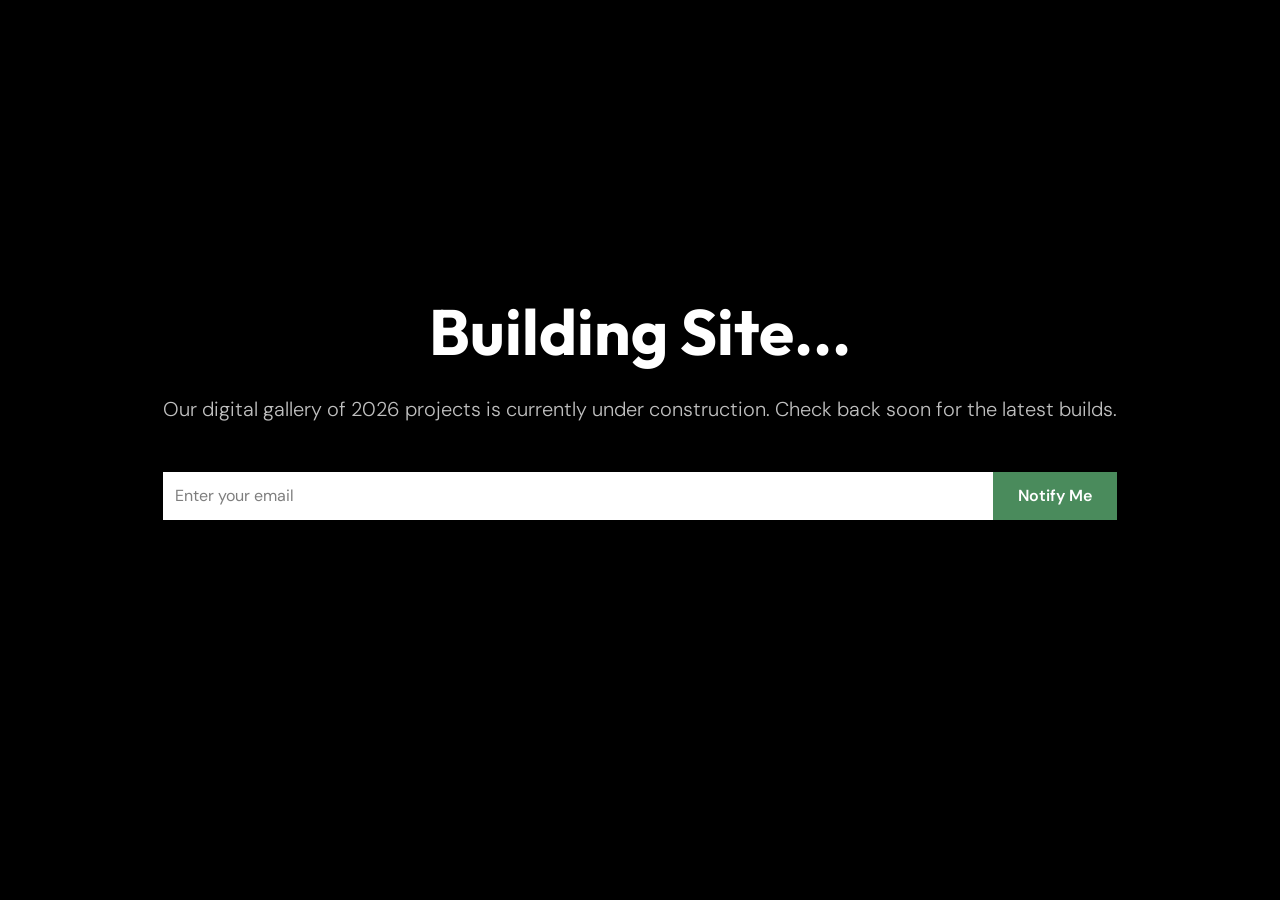
<file: coming-soon.html>
<!DOCTYPE html>
<html lang="en" dir="ltr">
<head>
    <link rel="icon" type="image/png" href="assets/images/favicon1.png">
    <meta charset="UTF-8">
    <meta name="viewport" content="width=device-width, initial-scale=1.0">
    <title>Coming Soon | IronBark Outdoors</title>
    <link href="https://fonts.googleapis.com/css2?family=Outfit:wght@400;700&family=DM+Sans:wght@400;500;700&display=swap" rel="stylesheet">
    <link href="https://cdn.jsdelivr.net/npm/bootstrap@5.3.0/dist/css/bootstrap.min.css" rel="stylesheet">
    <link rel="stylesheet" href="assets/css/style.css">
    <link rel="stylesheet" href="assets/css/dark-mode.css">
</head>
<body class="d-flex align-items-center justify-content-center text-center bg-dark text-white" style="min-height: 100vh;">
    <div class="p-5">
        <h1 class="display-3 fw-bold text-accent mb-4">Building Site...</h1>
        <p class="lead opacity-75 mb-5">Our digital gallery of 2026 projects is currently under construction. Check back soon for the latest builds.</p>
        <form class="input-group mb-5 needs-validation" novalidate>
            <input type="email" class="form-control rounded-0 border-0" placeholder="Enter your email" required>
            <button class="btn btn-primary rounded-0 px-4" type="submit">Notify Me</button>
        </form>
        <a href="index.html" class="btn btn-link text-white small opacity-50">Back to Home</a>
    </div>
</body>
</html>
</file>
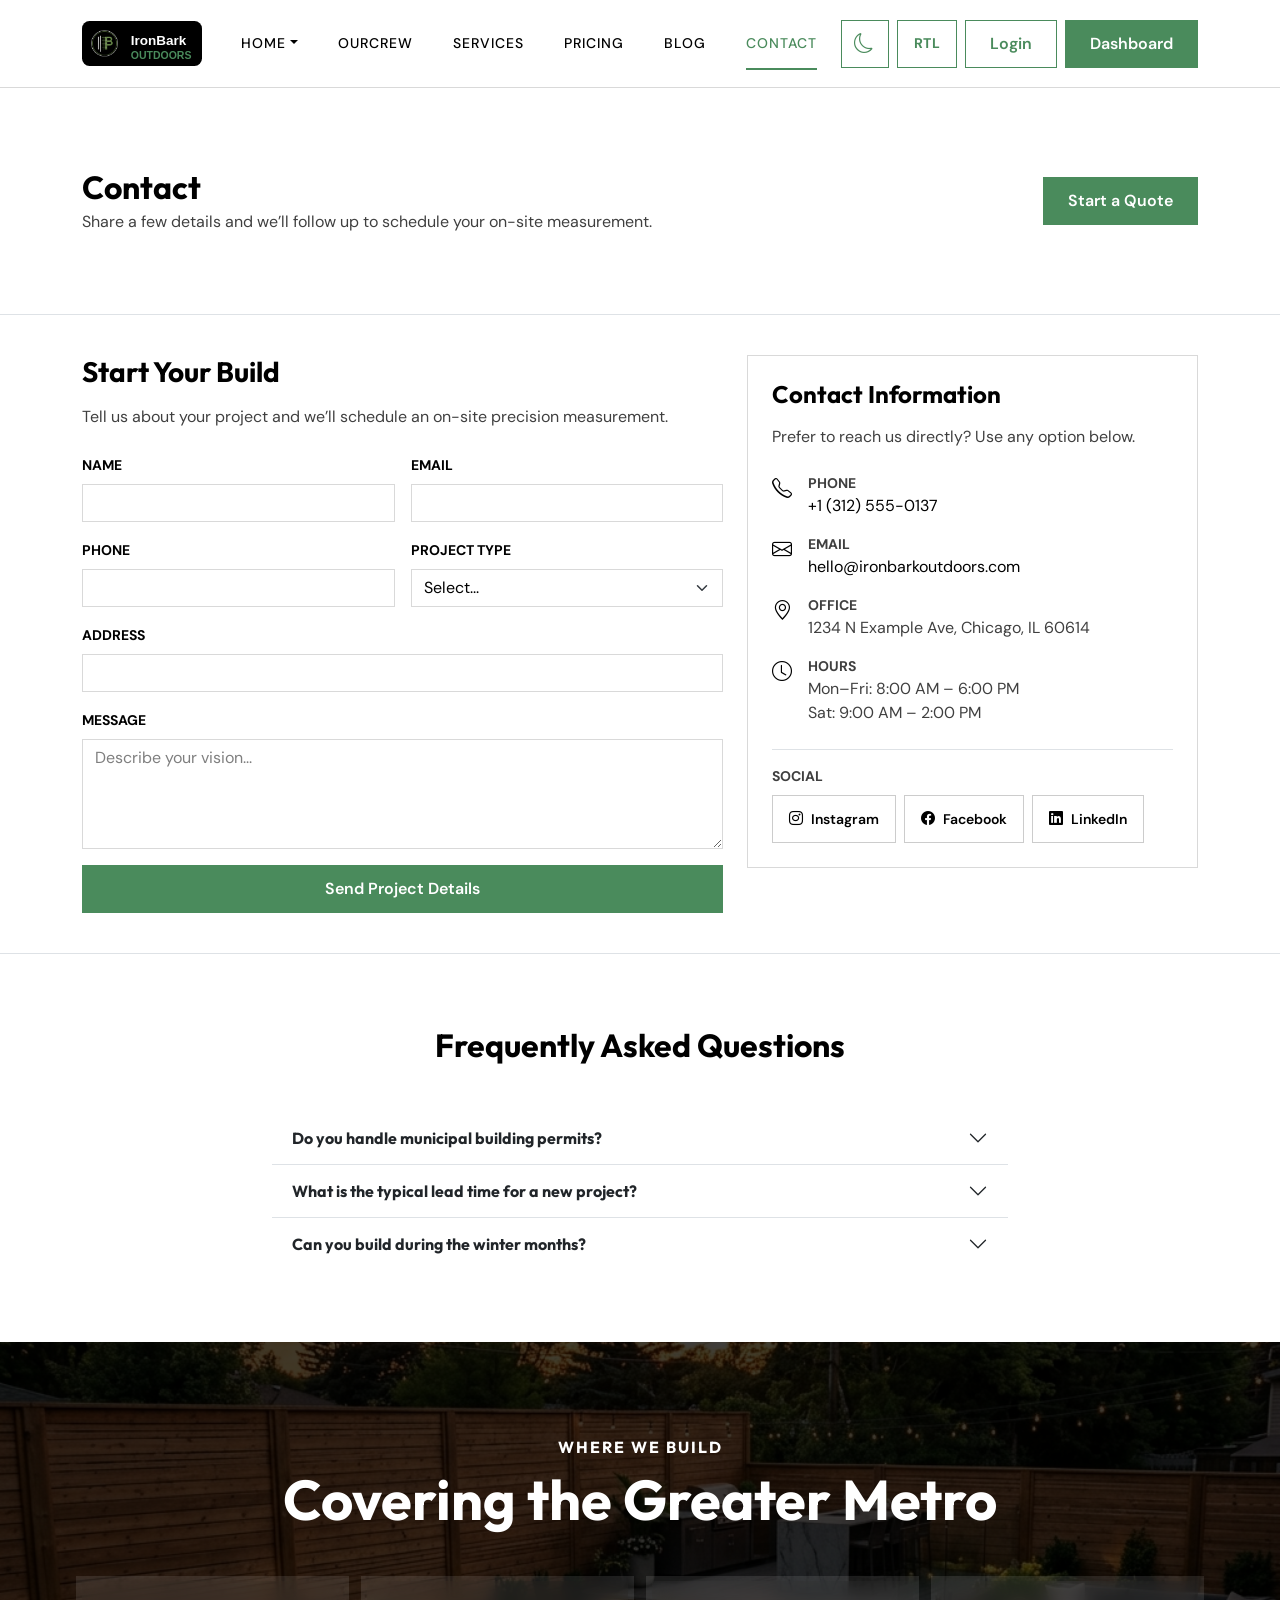
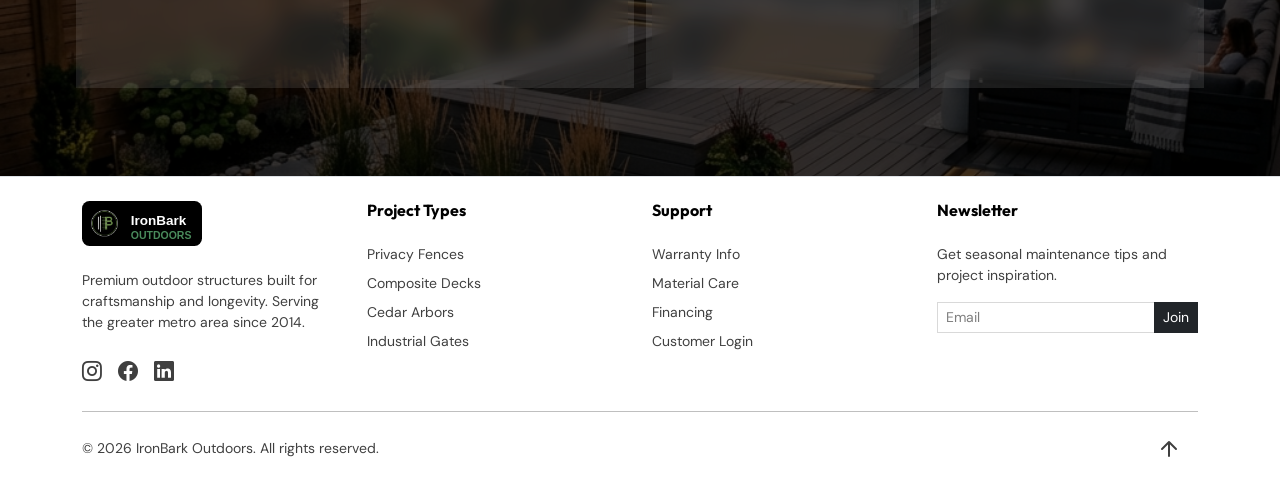
<file: contact.html>
<!DOCTYPE html>
<html lang="en" dir="ltr">

<head>
    <link rel="icon" type="image/png" href="assets/images/favicon1.png">
    <meta charset="UTF-8">
    <meta name="viewport" content="width=device-width, initial-scale=1.0">
    <title>Contact Us | IronBark Outdoors</title>
    <link
        href="https://fonts.googleapis.com/css2?family=Outfit:wght@400;700&family=DM+Sans:wght@400;500;700&display=swap"
        rel="stylesheet">
    <link href="https://cdn.jsdelivr.net/npm/bootstrap@5.3.0/dist/css/bootstrap.min.css" rel="stylesheet">
    <link rel="stylesheet" href="assets/css/style.css">
    <link rel="stylesheet" href="assets/css/dark-mode.css">
    <link rel="stylesheet" href="assets/css/rtl.css">
    <link rel="stylesheet" href="https://cdn.jsdelivr.net/npm/bootstrap-icons@1.11.0/font/bootstrap-icons.css">
</head>

<body>
    <!-- Header -->
    <header class="navbar  sticky-top">
        <div class="container">
            <a class="navbar-brand d-flex align-items-center" href="index.html">
                <img src="assets/images/logo.svg" alt="IronBark Outdoors" class="site-logo">
            </a>

            <div class="d-flex align-items-center order-lg-3">
                <button class="btn btn-outline-primary theme-toggle me-2" aria-label="Toggle Theme">
                    <i class="bi bi-moon fs-5"></i>
                </button>
                <button class="btn btn-outline-primary rtl-toggle me-2" aria-label="Toggle Direction">RTL</button>
                <a href="login.html" class="btn btn-outline-primary nav-btn-desktop me-2">Login</a>
                <a href="dashboard.html" class="btn btn-primary nav-btn-desktop">Dashboard</a>
                <button class="navbar-toggler ms-2" type="button" data-bs-toggle="offcanvas"
                    data-bs-target="#navCanvas">
                    <span class="navbar-toggler-icon"></span>
                </button>
            </div>

            <div class="collapse navbar-collapse justify-content-center" id="navbarNav">
                <ul class="navbar-nav nav-desktop">
                    <li class="nav-item dropdown">
                        <a class="nav-link dropdown-toggle" href="#" role="button" data-bs-toggle="dropdown"
                            data-bs-display="static">Home</a>
                        <ul class="dropdown-menu">
                            <li><a class="dropdown-item" href="index.html">Modern Showcase</a></li>
                            <li><a class="dropdown-item" href="home-2.html">Project Catalog</a></li>
                        </ul>
                    </li>
                    <li class="nav-item"><a class="nav-link" href="about.html">OurCrew</a></li>
                    <li class="nav-item"><a class="nav-link" href="services.html">Services</a></li>
                    <li class="nav-item"><a class="nav-link" href="pricing.html">Pricing</a></li>
                    <li class="nav-item"><a class="nav-link" href="blog.html">Blog</a></li>
                    <li class="nav-item"><a class="nav-link" href="contact.html">Contact</a></li>
                </ul>
            </div>
        </div>
    </header>

    <!-- Offcanvas for Mobile -->
    <div class="offcanvas offcanvas-end" tabindex="-1" id="navCanvas">
        <div class="offcanvas-header border-bottom">

            <button type="button" class="btn-close" data-bs-dismiss="offcanvas"></button>
        </div>
        <div class="offcanvas-body">
            <ul class="navbar-nav">
                <li class="nav-item dropdown">
                    <a class="nav-link dropdown-toggle" href="#" role="button" data-bs-toggle="dropdown"
                        data-bs-display="static">Home</a>
                    <ul class="dropdown-menu border-0 bg-transparent ps-3">
                        <li><a class="nav-link border-0" href="index.html">Modern Showcase</a></li>
                        <li><a class="nav-link border-0" href="home-2.html">Project Catalog</a></li>
                    </ul>
                </li>
                <li class="nav-item"><a class="nav-link" href="about.html">OurCrew</a></li>
                <li class="nav-item"><a class="nav-link" href="services.html">Services</a></li>
                <li class="nav-item"><a class="nav-link" href="pricing.html">Pricing</a></li>
                <li class="nav-item"><a class="nav-link" href="blog.html">Blog</a></li>
                <li class="nav-item"><a class="nav-link" href="contact.html">Contact</a></li>
                <li class="nav-item mt-3"><a href="login.html" class="btn btn-outline-dark w-100">Login</a></li>
                <li class="nav-item mt-2"><a href="dashboard.html" class="btn btn-primary w-100">Dashboard</a></li>
            </ul>
        </div>
    </div>
    <main class="py-0">
        <section class="bg-light border-bottom">
            <div class="container py-3 py-lg-4">
                <div class="row align-items-center g-3">
                    <div class="col-lg-8">
                        <h1 class="h2 fw-bold mb-1">Contact</h1>
                        <p class="opacity-75 mb-0">Share a few details and we’ll follow up to schedule your on-site
                            measurement.</p>
                    </div>
                    <div class="col-lg-4 text-lg-end">
                        <a href="#contact-form" class="btn btn-primary rounded-0">Start a Quote</a>
                    </div>
                </div>
            </div>
        </section>

        <section class="py-4">
            <div class="container py-2 py-lg-3">
                <div class="row g-4 align-items-start">
                    <div class="col-lg-7">
                        <div class="d-flex align-items-center justify-content-between gap-3 mb-3">
                            <h2 id="contact-form" class="h3 mb-0 fw-bold">Start Your Build</h2>
                        </div>
                        <p class="opacity-75 mb-4">Tell us about your project and we’ll schedule an on-site precision
                            measurement.</p>
                        <form class="needs-validation" novalidate>
                            <div class="row g-3">
                                <div class="col-md-6"><label class="form-label small fw-bold">NAME</label><input
                                        type="text" class="form-control rounded-0" required></div>
                                <div class="col-md-6"><label class="form-label small fw-bold">EMAIL</label><input
                                        type="email" class="form-control rounded-0" required></div>
                                <div class="col-md-6"><label class="form-label small fw-bold">PHONE</label><input
                                        type="tel" class="form-control rounded-0" required></div>
                                <div class="col-md-6"><label class="form-label small fw-bold">PROJECT TYPE</label>
                                    <select class="form-select rounded-0" required>
                                        <option value="">Select...</option>
                                        <option>Fence</option>
                                        <option>Deck</option>
                                        <option>Arbor</option>
                                        <option>Other</option>
                                    </select>
                                </div>
                                <div class="col-12"><label class="form-label small fw-bold">ADDRESS</label><input
                                        type="text" class="form-control rounded-0" required></div>
                                <div class="col-12"><label class="form-label small fw-bold">MESSAGE</label><textarea
                                        class="form-control rounded-0" rows="4" required
                                        placeholder="Describe your vision..."></textarea></div>
                                <div class="col-12"><button type="submit"
                                        class="btn btn-primary w-100 rounded-0 py-3">Send Project Details</button></div>
                            </div>
                        </form>
                    </div>

                    <div class="col-lg-5">
                        <div class="card rounded-0">
                            <div class="card-body p-4">
                                <h2 class="h4 fw-bold mb-3">Contact Information</h2>
                                <p class="opacity-75 mb-4">Prefer to reach us directly? Use any option below.</p>

                                <div class="d-flex gap-3 mb-3">
                                    <div class="flex-shrink-0"><i class="bi bi-telephone fs-5"></i></div>
                                    <div>
                                        <div class="small fw-bold text-uppercase opacity-75">Phone</div>
                                        <a class="text-dark text-decoration-none" href="tel:+13125550137">+1 (312)
                                            555-0137</a>
                                    </div>
                                </div>

                                <div class="d-flex gap-3 mb-3">
                                    <div class="flex-shrink-0"><i class="bi bi-envelope fs-5"></i></div>
                                    <div>
                                        <div class="small fw-bold text-uppercase opacity-75">Email</div>
                                        <a class="text-dark text-decoration-none"
                                            href="mailto:hello@ironbarkoutdoors.com">hello@ironbarkoutdoors.com</a>
                                    </div>
                                </div>

                                <div class="d-flex gap-3 mb-3">
                                    <div class="flex-shrink-0"><i class="bi bi-geo-alt fs-5"></i></div>
                                    <div>
                                        <div class="small fw-bold text-uppercase opacity-75">Office</div>
                                        <div class="opacity-75">1234 N Example Ave, Chicago, IL 60614</div>
                                    </div>
                                </div>

                                <div class="d-flex gap-3 mb-4">
                                    <div class="flex-shrink-0"><i class="bi bi-clock fs-5"></i></div>
                                    <div>
                                        <div class="small fw-bold text-uppercase opacity-75">Hours</div>
                                        <div class="opacity-75">Mon–Fri: 8:00 AM – 6:00 PM</div>
                                        <div class="opacity-75">Sat: 9:00 AM – 2:00 PM</div>
                                    </div>
                                </div>

                                <div class="border-top pt-3">
                                    <div class="small fw-bold text-uppercase opacity-75 mb-2">Social</div>
                                    <div class="d-flex flex-wrap gap-2">
                                        <a href="#" class="btn btn-outline-dark btn-sm rounded-0 px-3"
                                            aria-label="Instagram">
                                            <i class="bi bi-instagram me-2"></i>Instagram
                                        </a>
                                        <a href="#" class="btn btn-outline-dark btn-sm rounded-0 px-3"
                                            aria-label="Facebook">
                                            <i class="bi bi-facebook me-2"></i>Facebook
                                        </a>
                                        <a href="#" class="btn btn-outline-dark btn-sm rounded-0 px-3"
                                            aria-label="LinkedIn">
                                            <i class="bi bi-linkedin me-2"></i>LinkedIn
                                        </a>
                                    </div>
                                </div>
                            </div>
                        </div>
                    </div>
                </div>
            </div>
        </section>

        <!-- New Section: FAQs -->
        <section class="bg-light py-5 border-top">
            <div class="container py-4">
                <div class="row justify-content-center">
                    <div class="col-lg-8">
                        <h2 class="text-center fw-bold mb-5">Frequently Asked Questions</h2>
                        <div class="accordion accordion-flush" id="faqAccordion">
                            <div class="accordion-item bg-transparent">
                                <h3 class="accordion-header">
                                    <button class="accordion-button collapsed bg-transparent fw-bold" type="button"
                                        data-bs-toggle="collapse" data-bs-target="#faq1">
                                        Do you handle municipal building permits?
                                    </button>
                                </h3>
                                <div id="faq1" class="accordion-collapse collapse" data-bs-parent="#faqAccordion">
                                    <div class="accordion-body opacity-75">Yes, IronBark Outdoors handles the entire
                                        permitting process from structural engineering submittals to final inspections.
                                        You won't have to visit the village hall.</div>
                                </div>
                            </div>
                            <div class="accordion-item bg-transparent">
                                <h3 class="accordion-header">
                                    <button class="accordion-button collapsed bg-transparent fw-bold" type="button"
                                        data-bs-toggle="collapse" data-bs-target="#faq2">
                                        What is the typical lead time for a new project?
                                    </button>
                                </h3>
                                <div id="faq2" class="accordion-collapse collapse" data-bs-parent="#faqAccordion">
                                    <div class="accordion-body opacity-75">Lead times fluctuate by season. Typically, we
                                        are scheduled 4-6 weeks out. We provide an exact start date and a guaranteed
                                        completion window during your consultation.</div>
                                </div>
                            </div>
                            <div class="accordion-item bg-transparent">
                                <h3 class="accordion-header">
                                    <button class="accordion-button collapsed bg-transparent fw-bold" type="button"
                                        data-bs-toggle="collapse" data-bs-target="#faq3">
                                        Can you build during the winter months?
                                    </button>
                                </h3>
                                <div id="faq3" class="accordion-collapse collapse" data-bs-parent="#faqAccordion">
                                    <div class="accordion-body opacity-75">Absolutely. We use hydraulic augers that can
                                        penetrate frost lines up to 48 inches. Winter builds are often faster due to
                                        easier permit processing times.</div>
                                </div>
                            </div>
                        </div>
                    </div>
                </div>
            </div>
        </section>

        <!-- New Section: Service Area -->
        <section class="position-relative overflow-hidden py-5 bg-dark text-white">
            <img src="assets/images/home_hero_after.png"
                class="position-absolute top-0 start-0 w-100 h-100 object-fit-cover opacity-25" alt="Background">
            <div class="container position-relative z-index-2 py-5">
                <div class="text-center mb-5">
                    <h6 class="text-accent fw-bold text-uppercase ls-2">Where We Build</h6>
                    <h2 class="display-4 fw-bold">Covering the Greater Metro</h2>
                </div>
                <div class="row g-4 text-center">
                    <div class="col-6 col-md-3">
                        <div class="p-4 border border-white border-opacity-25 glass shadow-sm">
                            <h5 class="mb-1">Chicago</h5>
                            <p class="small opacity-50 mb-0">Lincoln Park / Lakeview</p>
                        </div>
                    </div>
                    <div class="col-6 col-md-3">
                        <div class="p-4 border border-white border-opacity-25 glass shadow-sm">
                            <h5 class="mb-1">Oak Park</h5>
                            <p class="small opacity-50 mb-0">River Forest / Forest Park</p>
                        </div>
                    </div>
                    <div class="col-6 col-md-3">
                        <div class="p-4 border border-white border-opacity-25 glass shadow-sm">
                            <h5 class="mb-1">Evanston</h5>
                            <p class="small opacity-50 mb-0">Skokie / Wilmette</p>
                        </div>
                    </div>
                    <div class="col-6 col-md-3">
                        <div class="p-4 border border-white border-opacity-25 glass shadow-sm">
                            <h5 class="mb-1">Naperville</h5>
                            <p class="small opacity-50 mb-0">Wheaton / Lisle</p>
                        </div>
                    </div>
                </div>
            </div>
        </section>
    </main>

    <!-- Footer -->
    <footer class="footer py-4 border-top">
        <div class="container">
            <div class="row g-4">
                <div class="col-lg-3">
                    <img src="assets/images/logo.svg" alt="IronBark Outdoors" class="site-logo mb-4">
                    <p class="text-muted small">Premium outdoor structures built for craftsmanship and longevity.
                        Serving the greater metro area since 2014.</p>
                    <div class="d-flex gap-3 fs-5 mt-4">
                        <a href="#" class="text-muted"><i class="bi bi-instagram"></i></a>
                        <a href="#" class="text-muted"><i class="bi bi-facebook"></i></a>
                        <a href="#" class="text-muted"><i class="bi bi-linkedin"></i></a>
                    </div>
                </div>
                <div class="col-lg-3">
                    <h6 class="fw-bold mb-4">Project Types</h6>
                    <ul class="list-unstyled">
                        <li><a href="#" class="text-muted small d-block mb-2">Privacy Fences</a></li>
                        <li><a href="#" class="text-muted small d-block mb-2">Composite Decks</a></li>
                        <li><a href="#" class="text-muted small d-block mb-2">Cedar Arbors</a></li>
                        <li><a href="#" class="text-muted small d-block mb-2">Industrial Gates</a></li>
                    </ul>
                </div>
                <div class="col-lg-3">
                    <h6 class="fw-bold mb-4">Support</h6>
                    <ul class="list-unstyled">
                        <li><a href="#" class="text-muted small d-block mb-2">Warranty Info</a></li>
                        <li><a href="#" class="text-muted small d-block mb-2">Material Care</a></li>
                        <li><a href="#" class="text-muted small d-block mb-2">Financing</a></li>
                        <li><a href="#" class="text-muted small d-block mb-2">Customer Login</a></li>
                    </ul>
                </div>
                <div class="col-lg-3">
                    <h6 class="fw-bold mb-4">Newsletter</h6>
                    <p class="text-muted small mb-3">Get seasonal maintenance tips and project inspiration.</p>
                    <div class="input-group">
                        <input type="email" class="form-control form-control-sm rounded-0" placeholder="Email">
                        <button class="btn btn-dark btn-sm rounded-0">Join</button>
                    </div>
                </div>
            </div>
            <hr class="my-4">
            <div class="d-flex flex-column flex-md-row justify-content-between align-items-center">
                <p class="small text-muted mb-0">© 2026 IronBark Outdoors. All rights reserved.</p>
                <div class="mt-3 mt-md-0">
                    <a href="#" class="btn btn-link btn-sm p-0 me-3 text-muted"><img
                            src="assets/images/icon_arrow_up.svg" class="icon-img" alt="Back to top"></a>
                </div>
            </div>
        </div>
    </footer>
    <!-- Bootstrap 5 JS -->
    <script src="https://cdn.jsdelivr.net/npm/bootstrap@5.3.0/dist/js/bootstrap.bundle.min.js"></script>
    <!-- Custom JS -->
    <script src="assets/js/main.js"></script>
</body>

</html>
</file>
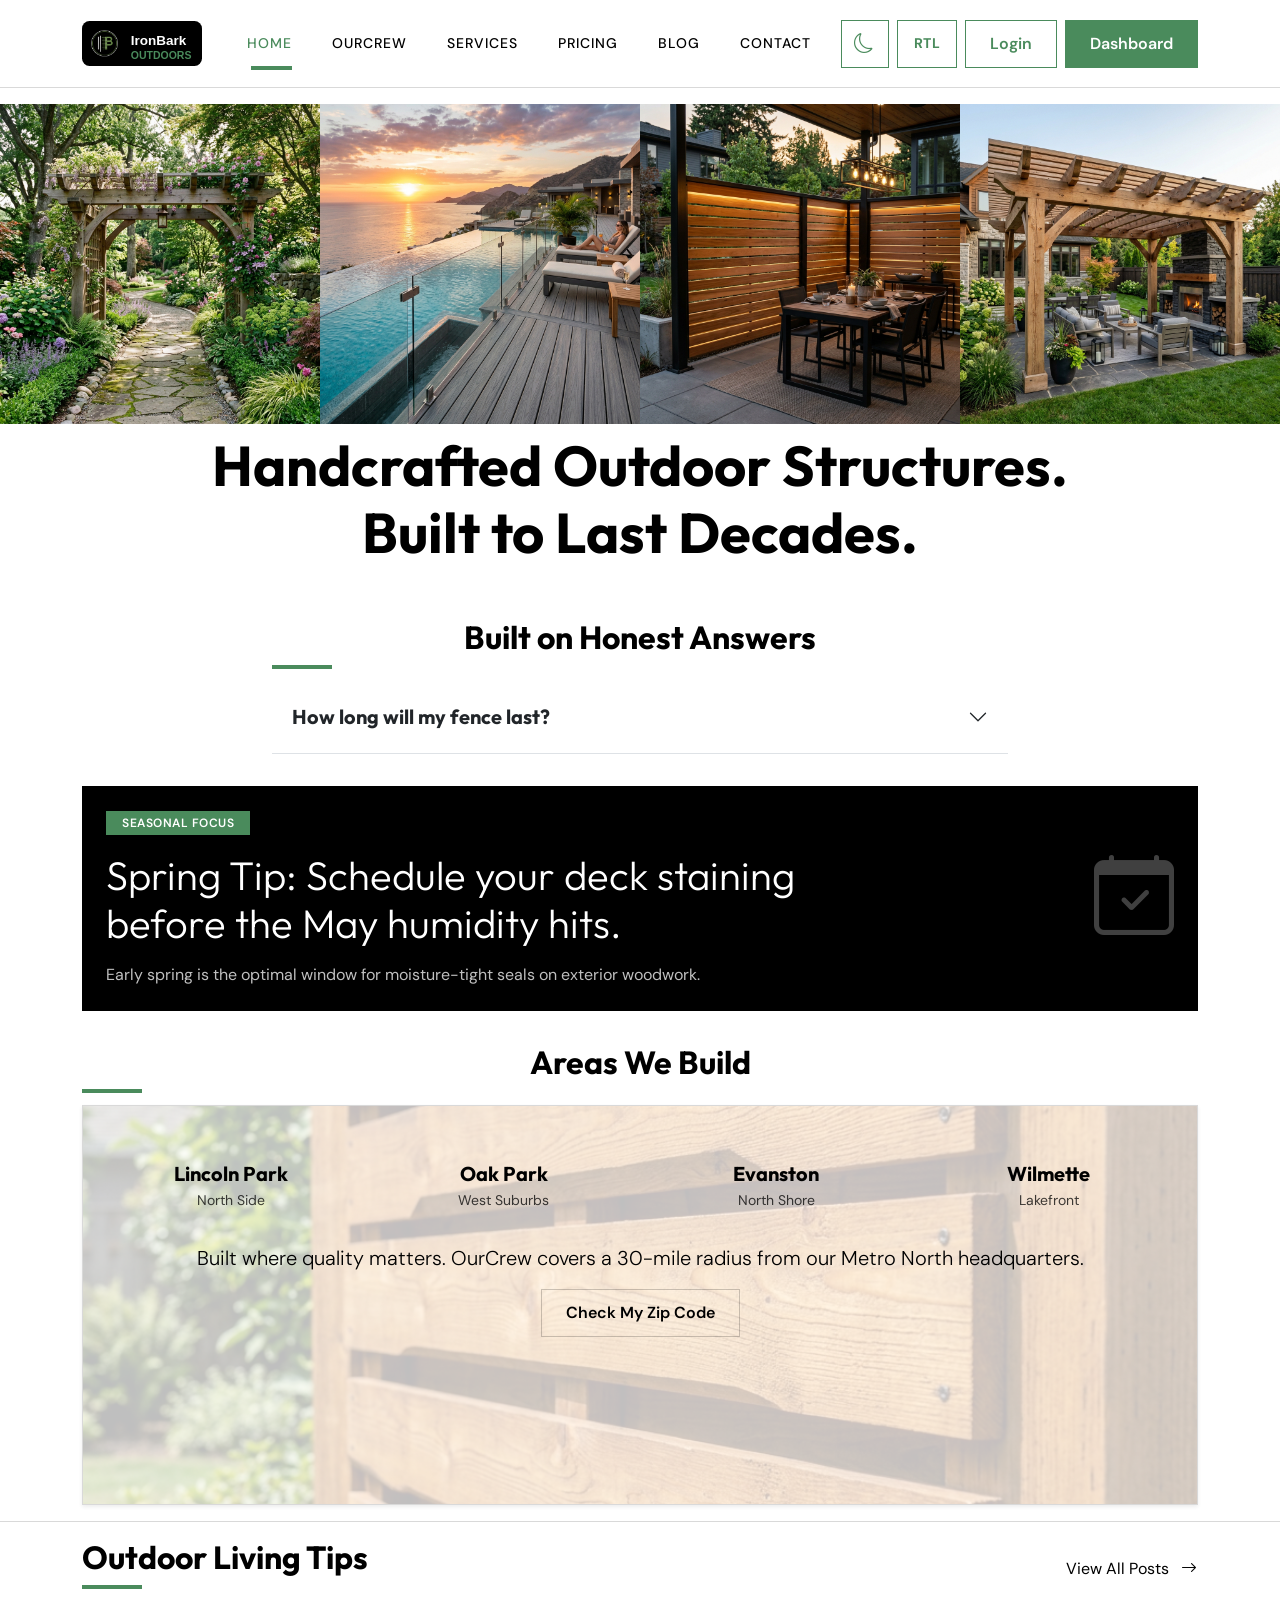
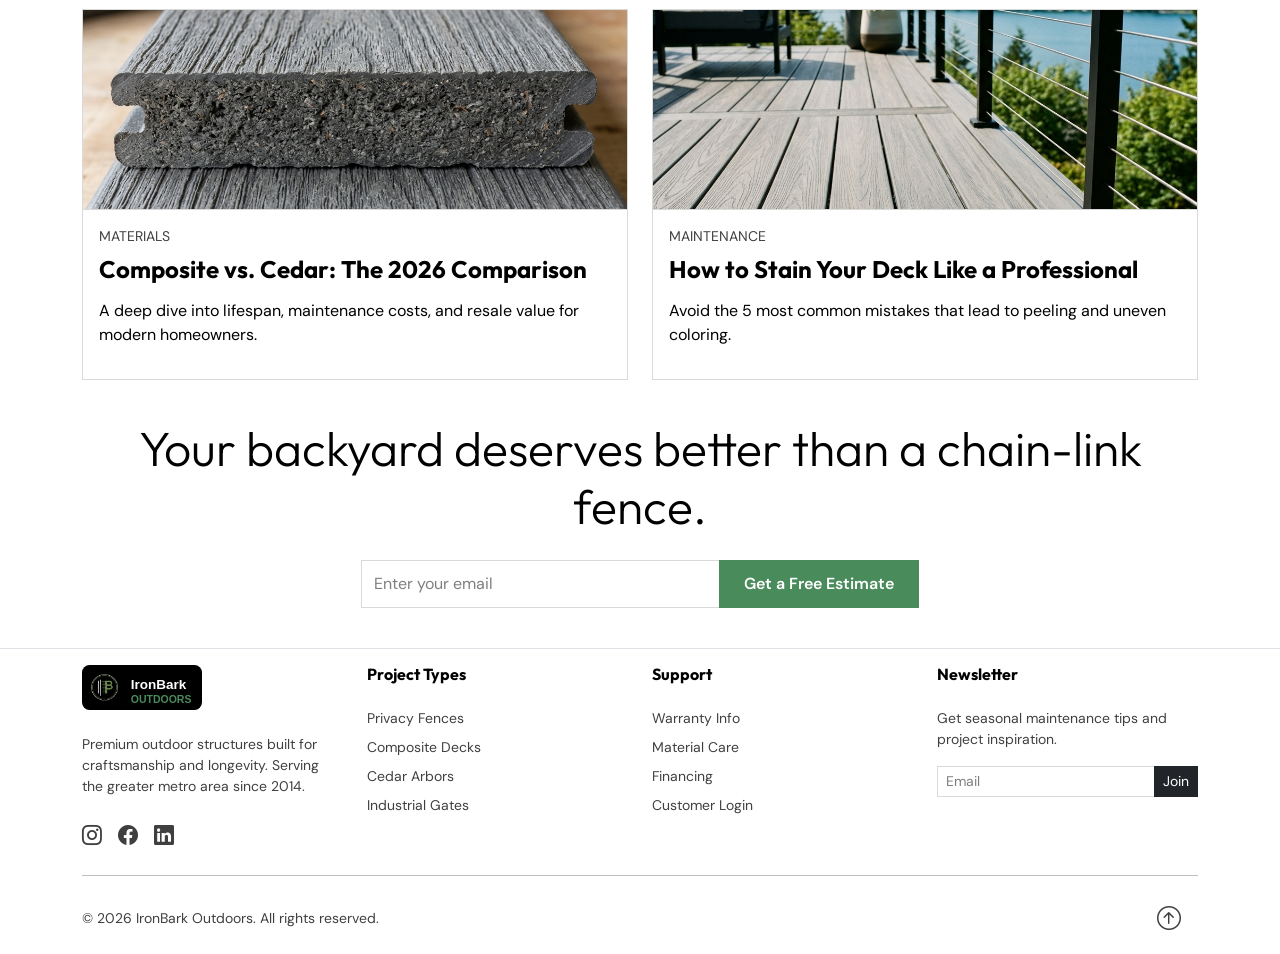
<file: home-2.html>
<!DOCTYPE html>
<html lang="en" dir="ltr">

<head>
    <link rel="icon" type="image/png" href="assets/images/favicon1.png">
    <meta charset="UTF-8">
    <meta name="viewport" content="width=device-width, initial-scale=1.0">
    <title>Outdoor Living Catalog | IronBark Outdoors</title>

    <!-- Google Fonts -->
    <link
        href="https://fonts.googleapis.com/css2?family=Outfit:wght@400;700&family=DM+Sans:wght@400;500;700&display=swap"
        rel="stylesheet">

    <!-- Bootstrap 5 -->
    <link href="https://cdn.jsdelivr.net/npm/bootstrap@5.3.0/dist/css/bootstrap.min.css" rel="stylesheet">
    <link rel="stylesheet" href="https://cdn.jsdelivr.net/npm/bootstrap-icons@1.11.0/font/bootstrap-icons.css">

    <!-- Custom CSS -->
    <link rel="stylesheet" href="assets/css/style.css">
    <link rel="stylesheet" href="assets/css/dark-mode.css">
    <link rel="stylesheet" href="assets/css/rtl.css">
</head>

<body class="home-2-compact-view">

    <!-- Header -->
    <header class="navbar  sticky-top">
        <div class="container">
            <a class="navbar-brand d-flex align-items-center" href="index.html">
                <img src="assets/images/logo.svg" alt="IronBark Outdoors" class="site-logo">
            </a>

            <div class="d-flex align-items-center order-lg-3">
                <button class="btn btn-outline-primary theme-toggle me-2" aria-label="Toggle Theme">
                    <i class="bi bi-moon fs-5"></i>
                </button>
                <button class="btn btn-outline-primary rtl-toggle me-2" aria-label="Toggle Direction">RTL</button>
                <a href="login.html" class="btn btn-outline-primary nav-btn-desktop me-2">Login</a>
                <a href="dashboard.html" class="btn btn-primary nav-btn-desktop">Dashboard</a>
                <button class="navbar-toggler ms-2" type="button" data-bs-toggle="offcanvas"
                    data-bs-target="#navCanvas">
                    <span class="navbar-toggler-icon"></span>
                </button>
            </div>

            <div class="collapse navbar-collapse justify-content-center" id="navbarNav">
                <ul class="navbar-nav nav-desktop">
                    <li class="nav-item dropdown">
                        <a class="nav-link dropdown-toggle" href="#" role="button" data-bs-toggle="dropdown"
                            data-bs-display="static">Home</a>
                        <ul class="dropdown-menu">
                            <li><a class="dropdown-item" href="index.html">Modern Showcase</a></li>
                            <li><a class="dropdown-item" href="home-2.html">Project Catalog</a></li>
                        </ul>
                    </li>
                    <li class="nav-item"><a class="nav-link" href="about.html">OurCrew</a></li>
                    <li class="nav-item"><a class="nav-link" href="services.html">Services</a></li>
                    <li class="nav-item"><a class="nav-link" href="pricing.html">Pricing</a></li>
                    <li class="nav-item"><a class="nav-link" href="blog.html">Blog</a></li>
                    <li class="nav-item"><a class="nav-link" href="contact.html">Contact</a></li>
                </ul>
            </div>
        </div>
    </header>

    <!-- Offcanvas for Mobile -->
    <div class="offcanvas offcanvas-end" tabindex="-1" id="navCanvas">
        <div class="offcanvas-header border-bottom">

            <button type="button" class="btn-close" data-bs-dismiss="offcanvas"></button>
        </div>
        <div class="offcanvas-body">
            <ul class="navbar-nav">
                <li class="nav-item dropdown">
                    <a class="nav-link dropdown-toggle" href="#" role="button" data-bs-toggle="dropdown"
                        data-bs-display="static">Home</a>
                    <ul class="dropdown-menu border-0 bg-transparent ps-3">
                        <li><a class="nav-link border-0" href="index.html">Modern Showcase</a></li>
                        <li><a class="nav-link border-0" href="home-2.html">Project Catalog</a></li>
                    </ul>
                </li>
                <li class="nav-item"><a class="nav-link" href="about.html">OurCrew</a></li>
                <li class="nav-item"><a class="nav-link" href="services.html">Services</a></li>
                <li class="nav-item"><a class="nav-link" href="pricing.html">Pricing</a></li>
                <li class="nav-item"><a class="nav-link" href="blog.html">Blog</a></li>
                <li class="nav-item"><a class="nav-link" href="contact.html">Contact</a></li>
                <li class="nav-item mt-3"><a href="login.html" class="btn btn-outline-dark w-100">Login</a></li>
                <li class="nav-item mt-2"><a href="dashboard.html" class="btn btn-primary w-100">Dashboard</a></li>
            </ul>
        </div>
    </div>

    <main>
        <!-- Section 1: Full-Bleed Gallery Intro -->
        <section class="p-0 overflow-hidden">
            <div class="row g-0">
                <div class="col-md-6 col-lg-3">
                    <div class="gallery-item position-relative overflow-hidden" style="aspect-ratio: 1/1;">
                        <img src="assets/images/gallery_1.png" class="img-fluid w-100 h-100 object-fit-cover"
                            alt="Gallery">
                        <div
                            class="gallery-overlay p-4 position-absolute bottom-0 start-0 w-100 glass text-white text-center opacity-0 transition-3">
                            <span class="small text-uppercase">Cedar Arbor</span>
                            <h6 class="mb-0">Oak Park</h6>
                        </div>
                    </div>
                </div>
                <!-- ... Repeat for 3 more images ... -->
                <div class="col-md-6 col-lg-3">
                    <div class="gallery-item position-relative overflow-hidden" style="aspect-ratio: 1/1;">
                        <img src="assets/images/gallery_2.png" class="img-fluid w-100 h-100 object-fit-cover"
                            alt="Gallery">
                    </div>
                </div>
                <div class="col-md-6 col-lg-3">
                    <div class="gallery-item position-relative overflow-hidden" style="aspect-ratio: 1/1;">
                        <img src="assets/images/gallery_3.png" class="img-fluid w-100 h-100 object-fit-cover"
                            alt="Gallery">
                    </div>
                </div>
                <div class="col-md-6 col-lg-3">
                    <div class="gallery-item position-relative overflow-hidden" style="aspect-ratio: 1/1;">
                        <img src="assets/images/gallery_4.png" class="img-fluid w-100 h-100 object-fit-cover"
                            alt="Gallery">
                    </div>
                </div>
            </div>
            <div class="container text-center py-2">
                <h1 class="display-4 fw-bold">Handcrafted Outdoor Structures.<br>Built to Last Decades.</h1>
            </div>
        </section>

        <!-- Section 2: Why IronBark? (Accordion) -->
        <section class="why-ironbark bg-white">
            <div class="container">
                <div class="row justify-content-center">
                    <div class="col-lg-8">
                        <h2 class="section-title text-center mx-auto mb-2">Built on Honest Answers</h2>
                        <div class="accordion accordion-flush bg-transparent" id="whyAccordion">
                            <div class="accordion-item bg-transparent border-bottom py-2">
                                <h3 class="accordion-header">
                                    <button class="accordion-button collapsed bg-transparent fs-5 fw-bold" type="button"
                                        data-bs-toggle="collapse" data-bs-target="#ans1">
                                        How long will my fence last?
                                    </button>
                                </h3>
                                <div id="ans1" class="accordion-collapse collapse" data-bs-parent="#whyAccordion">
                                    <div class="accordion-body">A Cedar fence typically lasts 15-20 years with proper
                                        maintenance, while our composite options are rated for 30+ years with zero rot.
                                    </div>
                                </div>
                            </div>
                            <!-- ... Other questions ... -->
                        </div>
                    </div>
                </div>
            </div>
        </section>

        <!-- Section 3: Seasonal Tip Spotlight -->
        <section class="seasonal-tip py-0">
            <div class="container">
                <div class="card bg-dark text-white border-0 rounded-0 p-4 position-relative overflow-hidden">
                    <div class="row align-items-center">
                        <div class="col-md-8 position-relative z-index-2">
                            <span class="badge bg-accent mb-3 px-3">SEASONAL FOCUS</span>
                            <h2 class="display-6 mb-3">Spring Tip: Schedule your deck staining before the May humidity
                                hits.</h2>
                            <p class="opacity-75 mb-0">Early spring is the optimal window for moisture-tight seals on
                                exterior woodwork.</p>
                        </div>
                        <div class="col-md-4 text-end d-none d-md-block opacity-25">
                            <i class="bi bi-calendar-check display-1"></i>
                        </div>
                    </div>
                </div>
            </div>
        </section>

        <!-- Section 4: Service Areas Map -->
        <section class="service-map">
            <div class="container">
                <h2 class="section-title text-center mx-auto mb-2">Areas We Build</h2>
                <div class="position-relative p-0 border border-dark bg-white shadow-sm overflow-hidden"
                    style="min-height: 400px;">
                    <img src="assets/images/service_fence.png"
                        class="position-absolute w-100 h-100 object-fit-cover opacity-25" alt="Service Area">
                    <div class="position-relative z-index-2 p-4 text-center">
                        <div class="row row-cols-2 row-cols-md-4 g-4 mt-2">
                            <div class="col">
                                <h5 class="fw-bold mb-1">Lincoln Park</h5>
                                <p class="small opacity-75">North Side</p>
                            </div>
                            <div class="col">
                                <h5 class="fw-bold mb-1">Oak Park</h5>
                                <p class="small opacity-75">West Suburbs</p>
                            </div>
                            <div class="col">
                                <h5 class="fw-bold mb-1">Evanston</h5>
                                <p class="small opacity-75">North Shore</p>
                            </div>
                            <div class="col">
                                <h5 class="fw-bold mb-1">Wilmette</h5>
                                <p class="small opacity-75">Lakefront</p>
                            </div>
                        </div>
                        <div class="mt-3">
                            <p class="lead">Built where quality matters. OurCrew covers a 30-mile radius from our Metro
                                North headquarters.</p>
                            <a href="contact.html" class="btn btn-outline-dark rounded-0 px-4">Check My Zip Code</a>
                        </div>
                    </div>
                </div>
            </div>
        </section>

        <!-- Section 5: Blog Preview -->
        <section class="blog-preview bg-white border-top border-dark">
            <div class="container">
                <div class="d-flex justify-content-between align-items-center mb-2">
                    <h2 class="section-title m-0">Outdoor Living Tips</h2>
                    <a href="blog.html" class="btn btn-link text-decoration-none p-0">View All Posts <i
                            class="bi bi-arrow-right ms-2"></i></a>
                </div>
                <div class="row g-4">
                    <div class="col-md-6">
                        <div class="card h-100 border border-dark rounded-0 overflow-hidden">
                            <img src="assets/images/material_composite.png" class="img-fluid border-bottom border-dark"
                                alt="Composite" style="height: 200px; object-fit: cover;">
                            <div class="card-body p-3">
                                <span class="small opacity-75 text-uppercase mb-2 d-block">Materials</span>
                                <h4 class="mb-3">Composite vs. Cedar: The 2026 Comparison</h4>
                                <p>A deep dive into lifespan, maintenance costs, and resale value for modern homeowners.
                                </p>
                                <a href="blog-details.html" class="stretched-link"></a>
                            </div>
                        </div>
                    </div>
                    <div class="col-md-6">
                        <div class="card h-100 border border-dark rounded-0 overflow-hidden">
                            <img src="assets/images/service_deck.png" class="img-fluid border-bottom border-dark"
                                alt="Staining" style="height: 200px; object-fit: cover;">
                            <div class="card-body p-3">
                                <span class="small opacity-75 text-uppercase mb-2 d-block">Maintenance</span>
                                <h4 class="mb-3">How to Stain Your Deck Like a Professional</h4>
                                <p>Avoid the 5 most common mistakes that lead to peeling and uneven coloring.</p>
                                <a href="blog-details.html" class="stretched-link"></a>
                            </div>
                        </div>
                    </div>
                </div>
            </div>
        </section>

        <!-- Section 6: CTA (Same as Index) -->
        <section class="cta py-2">
            <div class="container text-center">
                <h2 class="display-5 mb-4">Your backyard deserves better than a chain-link fence.</h2>
                <div class="col-lg-6 mx-auto">
                    <form class="input-group mb-3 needs-validation" novalidate>
                        <input type="email" class="form-control rounded-0" placeholder="Enter your email" required>
                        <button class="btn btn-primary rounded-0" type="submit">Get a Free Estimate</button>
                    </form>
                </div>
            </div>
        </section>
    </main>

    <!-- Footer -->
    <footer class="footer py-2 border-top">
        <div class="container">
            <div class="row g-4">
                <div class="col-lg-3">
                    <img src="assets/images/logo.svg" alt="IronBark Outdoors" class="site-logo mb-4">
                    <p class="text-muted small">Premium outdoor structures built for craftsmanship and longevity.
                        Serving the greater metro area since 2014.</p>
                    <div class="d-flex gap-3 fs-5 mt-4">
                        <a href="#" class="text-muted"><i class="bi bi-instagram"></i></a>
                        <a href="#" class="text-muted"><i class="bi bi-facebook"></i></a>
                        <a href="#" class="text-muted"><i class="bi bi-linkedin"></i></a>
                    </div>
                </div>
                <div class="col-lg-3">
                    <h6 class="fw-bold mb-4">Project Types</h6>
                    <ul class="list-unstyled">
                        <li><a href="#" class="text-muted small d-block mb-2">Privacy Fences</a></li>
                        <li><a href="#" class="text-muted small d-block mb-2">Composite Decks</a></li>
                        <li><a href="#" class="text-muted small d-block mb-2">Cedar Arbors</a></li>
                        <li><a href="#" class="text-muted small d-block mb-2">Industrial Gates</a></li>
                    </ul>
                </div>
                <div class="col-lg-3">
                    <h6 class="fw-bold mb-4">Support</h6>
                    <ul class="list-unstyled">
                        <li><a href="#" class="text-muted small d-block mb-2">Warranty Info</a></li>
                        <li><a href="#" class="text-muted small d-block mb-2">Material Care</a></li>
                        <li><a href="#" class="text-muted small d-block mb-2">Financing</a></li>
                        <li><a href="#" class="text-muted small d-block mb-2">Customer Login</a></li>
                    </ul>
                </div>
                <div class="col-lg-3">
                    <h6 class="fw-bold mb-4">Newsletter</h6>
                    <p class="text-muted small mb-3">Get seasonal maintenance tips and project inspiration.</p>
                    <div class="input-group">
                        <input type="email" class="form-control form-control-sm rounded-0" placeholder="Email">
                        <button class="btn btn-dark btn-sm rounded-0">Join</button>
                    </div>
                </div>
            </div>
            <hr class="my-4">
            <div class="d-flex flex-column flex-md-row justify-content-between align-items-center">
                <p class="small text-muted mb-0">© 2026 IronBark Outdoors. All rights reserved.</p>
                <div class="mt-3 mt-md-0">
                    <a href="#" class="btn btn-link btn-sm p-0 me-3 text-muted"><i
                            class="bi bi-arrow-up-circle fs-4"></i></a>
                </div>
            </div>
        </div>
    </footer>

    <script src="https://cdn.jsdelivr.net/npm/bootstrap@5.3.0/dist/js/bootstrap.bundle.min.js"></script>
    <script src="assets/js/main.js"></script>
</body>

</html>
</file>
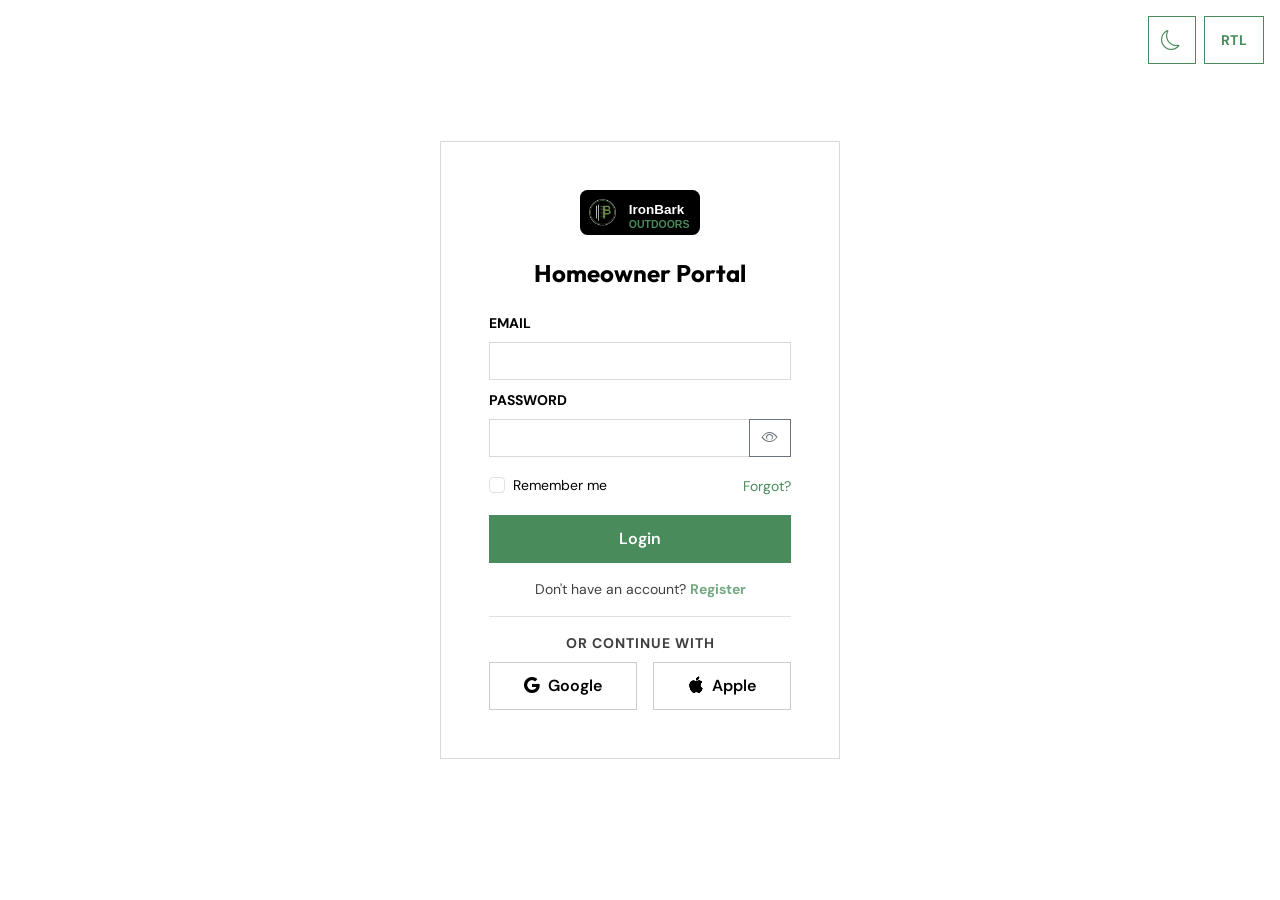
<file: login.html>
<!DOCTYPE html>
<html lang="en" dir="ltr">
<head>
    <link rel="icon" type="image/png" href="assets/images/favicon1.png">
    <meta charset="UTF-8">
    <meta name="viewport" content="width=device-width, initial-scale=1.0">
    <title>Login | IronBark Outdoors</title>
    <link href="https://fonts.googleapis.com/css2?family=Outfit:wght@400;700&family=DM+Sans:wght@400;500;700&display=swap" rel="stylesheet">
    <link href="https://cdn.jsdelivr.net/npm/bootstrap@5.3.0/dist/css/bootstrap.min.css" rel="stylesheet">
    <link rel="stylesheet" href="https://cdn.jsdelivr.net/npm/bootstrap-icons@1.11.0/font/bootstrap-icons.css">
    <link rel="stylesheet" href="assets/css/style.css">
    <link rel="stylesheet" href="assets/css/dark-mode.css">
    <link rel="stylesheet" href="assets/css/rtl.css">
    <style>
        .auth-container { min-height: 100vh; display: flex; align-items: center; justify-content: center; background: transparent; }
        .auth-card { width: 400px; padding: 3rem; background: var(--bg-color); border: 1px solid var(--border-color); }
        .floating-controls { position: fixed; top: 1rem; right: 1rem; z-index: 1000; }
        [dir="rtl"] .floating-controls { right: auto; left: 1rem; }
    </style>
</head>
<body>
    <div class="floating-controls d-flex gap-2">
        <button class="btn btn-outline-primary theme-toggle" aria-label="Toggle Theme">
            <i class="bi bi-moon fs-5"></i>
        </button>
        <button class="btn btn-outline-primary rtl-toggle" aria-label="Toggle Direction">RTL</button>
    </div>
    <div class="auth-container">
        <div class="auth-card">
            <div class="text-center mb-4"><a href="index.html"><img src="assets/images/logo.svg" alt="Logo" class="site-logo"></a></div>
            <h4 class="mb-4 text-center">Homeowner Portal</h4>
            <form class="needs-validation" novalidate>
                <div class="mb-2"><label class="form-label small fw-bold">EMAIL</label><input type="email" class="form-control rounded-0" required></div>
                <div class="mb-3">
                    <label class="form-label small fw-bold">PASSWORD</label>
                    <div class="input-group">
                        <input id="loginPassword" type="password" class="form-control rounded-0" required>
                        <button class="btn btn-outline-secondary rounded-0 password-toggle" type="button" aria-label="Show password" aria-pressed="false">
                            <i class="bi bi-eye"></i>
                        </button>
                    </div>
                </div>
                <div class="mb-3 d-flex justify-content-between align-items-center">
                    <div class="form-check"><input type="checkbox" class="form-check-input" id="remember"><label class="form-check-label small" for="remember">Remember me</label></div>
                    <a href="#" class="text-accent small">Forgot?</a>
                </div>
                <button type="submit" class="btn btn-primary w-100 rounded-0 py-3 mb-3" onclick="window.location.href='index.html'; return false;">Login</button>
                <div class="text-center small text-muted mb-3">Don't have an account? <a href="register.html" class="text-accent fw-bold text-decoration-none">Register</a></div>
                <div class="border-top pt-3">
                    <p class="text-center small text-muted mb-2 text-uppercase fw-bold" style="letter-spacing: 1px;">Or Continue With</p>
                    <div class="d-flex gap-3 justify-content-center">
                        <button type="button" class="btn btn-outline-dark rounded-0 px-4 py-2 flex-grow-1"><i class="bi bi-google me-2"></i>Google</button>
                        <button type="button" class="btn btn-outline-dark rounded-0 px-4 py-2 flex-grow-1"><i class="bi bi-apple me-2"></i>Apple</button>
                    </div>
                </div>
            </form>
        </div>
    </div>
    <!-- Login Section handled above by auth-container -->
    <!-- Bootstrap 5 JS -->
    <script src="https://cdn.jsdelivr.net/npm/bootstrap@5.3.0/dist/js/bootstrap.bundle.min.js"></script>
    <script src="assets/js/main.js"></script>
</body>
</html>
</file>
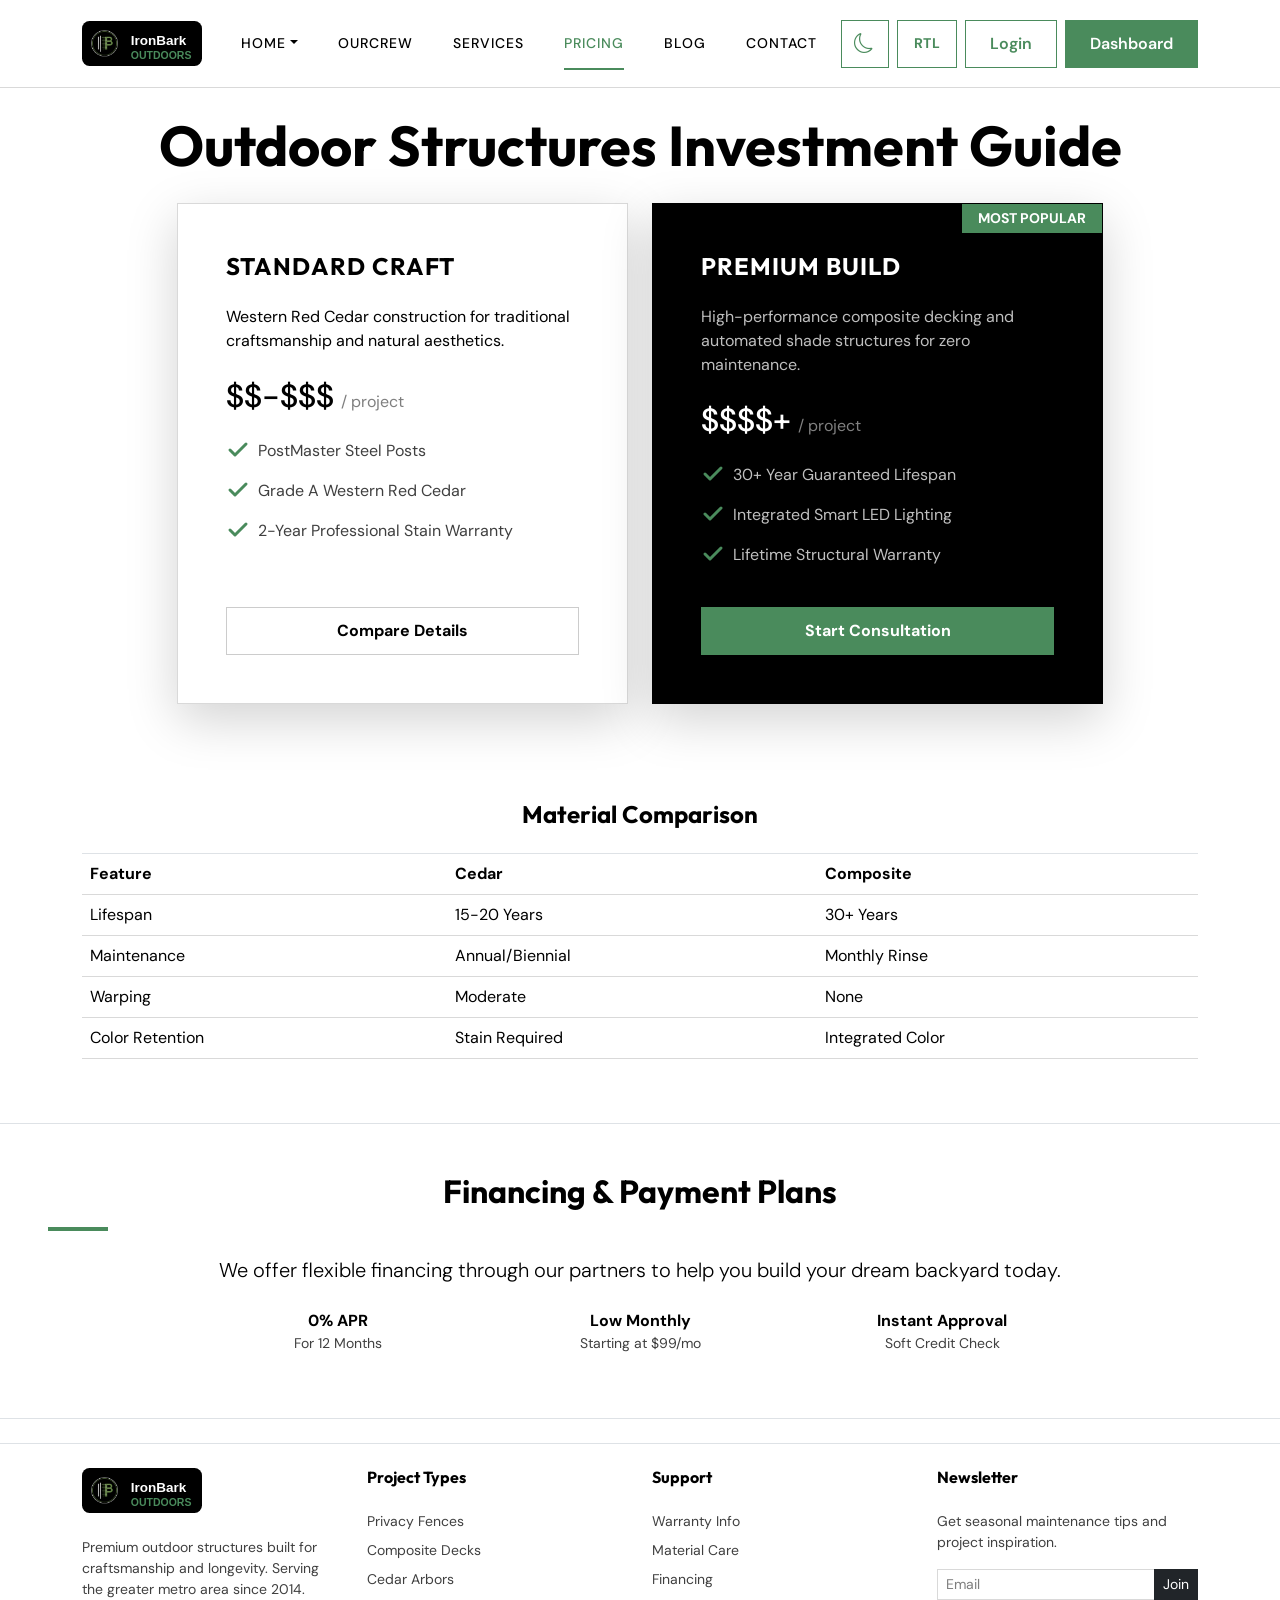
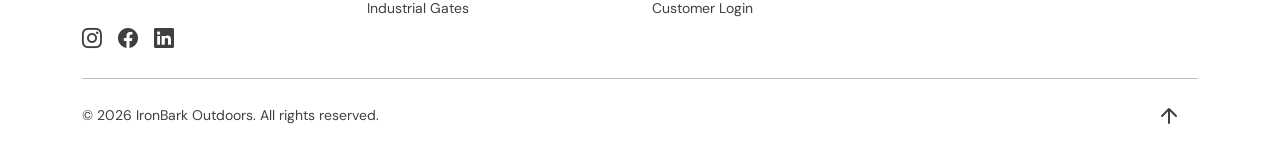
<file: pricing.html>
<!DOCTYPE html>
<html lang="en" dir="ltr">

<head>
    <link rel="icon" type="image/png" href="assets/images/favicon1.png">
    <meta charset="UTF-8">
    <meta name="viewport" content="width=device-width, initial-scale=1.0">
    <title>Investment Guide | IronBark Outdoors</title>
    <link
        href="https://fonts.googleapis.com/css2?family=Outfit:wght@400;700&family=DM+Sans:wght@400;500;700&display=swap"
        rel="stylesheet">
    <link href="https://cdn.jsdelivr.net/npm/bootstrap@5.3.0/dist/css/bootstrap.min.css" rel="stylesheet">
    <link rel="stylesheet" href="assets/css/style.css">
    <link rel="stylesheet" href="assets/css/dark-mode.css">
    <link rel="stylesheet" href="assets/css/rtl.css">
    <link rel="stylesheet" href="https://cdn.jsdelivr.net/npm/bootstrap-icons@1.11.0/font/bootstrap-icons.css">
</head>

<body>
    <!-- Header -->
    <header class="navbar  sticky-top">
        <div class="container">
            <a class="navbar-brand d-flex align-items-center" href="index.html">
                <img src="assets/images/logo.svg" alt="IronBark Outdoors" class="site-logo">
            </a>

            <div class="d-flex align-items-center order-lg-3">
                <button class="btn btn-outline-primary theme-toggle me-2" aria-label="Toggle Theme">
                    <i class="bi bi-moon fs-5"></i>
                </button>
                <button class="btn btn-outline-primary rtl-toggle me-2" aria-label="Toggle Direction">RTL</button>
                <a href="login.html" class="btn btn-outline-primary nav-btn-desktop me-2">Login</a>
                <a href="dashboard.html" class="btn btn-primary nav-btn-desktop">Dashboard</a>
                <button class="navbar-toggler ms-2" type="button" data-bs-toggle="offcanvas"
                    data-bs-target="#navCanvas">
                    <span class="navbar-toggler-icon"></span>
                </button>
            </div>

            <div class="collapse navbar-collapse justify-content-center" id="navbarNav">
                <ul class="navbar-nav nav-desktop">
                    <li class="nav-item dropdown">
                        <a class="nav-link dropdown-toggle" href="#" role="button" data-bs-toggle="dropdown"
                            data-bs-display="static">Home</a>
                        <ul class="dropdown-menu">
                            <li><a class="dropdown-item" href="index.html">Modern Showcase</a></li>
                            <li><a class="dropdown-item" href="home-2.html">Project Catalog</a></li>
                        </ul>
                    </li>
                    <li class="nav-item"><a class="nav-link" href="about.html">OurCrew</a></li>
                    <li class="nav-item"><a class="nav-link" href="services.html">Services</a></li>
                    <li class="nav-item"><a class="nav-link" href="pricing.html">Pricing</a></li>
                    <li class="nav-item"><a class="nav-link" href="blog.html">Blog</a></li>
                    <li class="nav-item"><a class="nav-link" href="contact.html">Contact</a></li>
                </ul>
            </div>
        </div>
    </header>

    <!-- Offcanvas for Mobile -->
    <div class="offcanvas offcanvas-end" tabindex="-1" id="navCanvas">
        <div class="offcanvas-header border-bottom">

            <button type="button" class="btn-close" data-bs-dismiss="offcanvas"></button>
        </div>
        <div class="offcanvas-body">
            <ul class="navbar-nav">
                <li class="nav-item dropdown">
                    <a class="nav-link dropdown-toggle" href="#" role="button" data-bs-toggle="dropdown"
                        data-bs-display="static">Home</a>
                    <ul class="dropdown-menu border-0 bg-transparent ps-3">
                        <li><a class="nav-link border-0" href="index.html">Modern Showcase</a></li>
                        <li><a class="nav-link border-0" href="home-2.html">Project Catalog</a></li>
                    </ul>
                </li>
                <li class="nav-item"><a class="nav-link" href="about.html">OurCrew</a></li>
                <li class="nav-item"><a class="nav-link" href="services.html">Services</a></li>
                <li class="nav-item"><a class="nav-link" href="pricing.html">Pricing</a></li>
                <li class="nav-item"><a class="nav-link" href="blog.html">Blog</a></li>
                <li class="nav-item"><a class="nav-link" href="contact.html">Contact</a></li>
                <li class="nav-item mt-3"><a href="login.html" class="btn btn-outline-dark w-100">Login</a></li>
                <li class="nav-item mt-2"><a href="dashboard.html" class="btn btn-primary w-100">Dashboard</a></li>
            </ul>
        </div>
    </div>
    <main class="py-4">
        <div class="container">
            <h1 class="display-4 fw-bold text-center mb-4">Outdoor Structures Investment Guide</h1>
            <div class="row g-4 justify-content-center">
                <div class="col-lg-5">
                    <div
                        class="card border border-dark p-5 h-100 rounded-0 shadow-lg transition-all hover-lift d-flex flex-column">
                        <h4 class="mb-4 text-uppercase fw-bold letter-spacing-1">Standard Craft</h4>
                        <p class="mb-4">Western Red Cedar construction for traditional craftsmanship and natural
                            aesthetics.</p>
                        <div class="h2 mb-4">$$-$$$ <span class="fs-6 fw-normal opacity-50">/ project</span></div>
                        <ul class="list-unstyled mb-4">
                            <li class="mb-3 d-flex align-items-center"><img src="assets/images/icon_check.svg"
                                    class="icon-img me-2" alt="check"> <span class="opacity-75">PostMaster Steel
                                    Posts</span></li>
                            <li class="mb-3 d-flex align-items-center"><img src="assets/images/icon_check.svg"
                                    class="icon-img me-2" alt="check"> <span class="opacity-75">Grade A Western Red
                                    Cedar</span></li>
                            <li class="mb-3 d-flex align-items-center"><img src="assets/images/icon_check.svg"
                                    class="icon-img me-2" alt="check"> <span class="opacity-75">2-Year Professional
                                    Stain Warranty</span></li>
                        </ul>
                        <a href="contact.html" class="btn btn-outline-dark w-100 rounded-0 py-3 fw-bold mt-auto">Compare
                            Details</a>
                    </div>
                </div>
                <div class="col-lg-5">
                    <div
                        class="card border border-dark p-5 h-100 rounded-0 bg-dark text-white shadow-lg transition-all hover-lift position-relative d-flex flex-column">
                        <div class="position-absolute top-0 end-0 bg-accent text-white px-3 py-1 small fw-bold">MOST
                            POPULAR</div>
                        <h4 class="mb-4 text-uppercase fw-bold letter-spacing-1">Premium Build</h4>
                        <p class="text-white text-opacity-75 mb-4">High-performance composite decking and automated
                            shade structures for zero maintenance.</p>
                        <div class="h2 mb-4">$$$$+ <span class="fs-6 fw-normal opacity-50">/ project</span></div>
                        <ul class="list-unstyled mb-4">
                            <li class="mb-3 d-flex align-items-center"><img src="assets/images/icon_check.svg"
                                    class="icon-img me-2" alt="check"> <span class="opacity-75">30+ Year Guaranteed
                                    Lifespan</span></li>
                            <li class="mb-3 d-flex align-items-center"><img src="assets/images/icon_check.svg"
                                    class="icon-img me-2" alt="check"> <span class="opacity-75">Integrated Smart LED
                                    Lighting</span></li>
                            <li class="mb-3 d-flex align-items-center"><img src="assets/images/icon_check.svg"
                                    class="icon-img me-2" alt="check"> <span class="opacity-75">Lifetime Structural
                                    Warranty</span></li>
                        </ul>
                        <a href="contact.html" class="btn btn-primary w-100 rounded-0 py-3 fw-bold mt-auto">Start
                            Consultation</a>
                    </div>
                </div>
            </div>

            <!-- Feature Comparison Table -->
            <div class="mt-5 pt-5 overflow-x-auto">
                <h4 class="mb-4 text-center">Material Comparison</h4>
                <table class="table border-top">
                    <thead>
                        <tr>
                            <th>Feature</th>
                            <th>Cedar</th>
                            <th>Composite</th>
                        </tr>
                    </thead>
                    <tbody>
                        <tr>
                            <td>Lifespan</td>
                            <td>15-20 Years</td>
                            <td>30+ Years</td>
                        </tr>
                        <tr>
                            <td>Maintenance</td>
                            <td>Annual/Biennial</td>
                            <td>Monthly Rinse</td>
                        </tr>
                        <tr>
                            <td>Warping</td>
                            <td>Moderate</td>
                            <td>None</td>
                        </tr>
                        <tr>
                            <td>Color Retention</td>
                            <td>Stain Required</td>
                            <td>Integrated Color</td>
                        </tr>
                    </tbody>
                </table>
            </div>
        </div>

        <div class="mt-5 bg-light p-5 border-top border-bottom text-center">
            <h2 class="section-title mb-4">Financing & Payment Plans</h2>
            <p class="lead mb-4">We offer flexible financing through our partners to help you build your dream backyard
                today.</p>
            <div class="row g-4 justify-content-center">
                <div class="col-md-3"><strong>0% APR</strong>
                    <p class="small opacity-75">For 12 Months</p>
                </div>
                <div class="col-md-3"><strong>Low Monthly</strong>
                    <p class="small opacity-75">Starting at $99/mo</p>
                </div>
                <div class="col-md-3"><strong>Instant Approval</strong>
                    <p class="small opacity-75">Soft Credit Check</p>
                </div>
            </div>
        </div>
        </div>
    </main>

    <!-- Footer -->
    <footer class="footer py-4 border-top">
        <div class="container">
            <div class="row g-4">
                <div class="col-lg-3">
                    <img src="assets/images/logo.svg" alt="IronBark Outdoors" class="site-logo mb-4">
                    <p class="text-muted small">Premium outdoor structures built for craftsmanship and longevity.
                        Serving the greater metro area since 2014.</p>
                    <div class="d-flex gap-3 fs-5 mt-4">
                        <a href="#" class="text-muted"><i class="bi bi-instagram"></i></a>
                        <a href="#" class="text-muted"><i class="bi bi-facebook"></i></a>
                        <a href="#" class="text-muted"><i class="bi bi-linkedin"></i></a>
                    </div>
                </div>
                <div class="col-lg-3">
                    <h6 class="fw-bold mb-4">Project Types</h6>
                    <ul class="list-unstyled">
                        <li><a href="#" class="text-muted small d-block mb-2">Privacy Fences</a></li>
                        <li><a href="#" class="text-muted small d-block mb-2">Composite Decks</a></li>
                        <li><a href="#" class="text-muted small d-block mb-2">Cedar Arbors</a></li>
                        <li><a href="#" class="text-muted small d-block mb-2">Industrial Gates</a></li>
                    </ul>
                </div>
                <div class="col-lg-3">
                    <h6 class="fw-bold mb-4">Support</h6>
                    <ul class="list-unstyled">
                        <li><a href="#" class="text-muted small d-block mb-2">Warranty Info</a></li>
                        <li><a href="#" class="text-muted small d-block mb-2">Material Care</a></li>
                        <li><a href="#" class="text-muted small d-block mb-2">Financing</a></li>
                        <li><a href="#" class="text-muted small d-block mb-2">Customer Login</a></li>
                    </ul>
                </div>
                <div class="col-lg-3">
                    <h6 class="fw-bold mb-4">Newsletter</h6>
                    <p class="text-muted small mb-3">Get seasonal maintenance tips and project inspiration.</p>
                    <div class="input-group">
                        <input type="email" class="form-control form-control-sm rounded-0" placeholder="Email">
                        <button class="btn btn-dark btn-sm rounded-0">Join</button>
                    </div>
                </div>
            </div>
            <hr class="my-4">
            <div class="d-flex flex-column flex-md-row justify-content-between align-items-center">
                <p class="small text-muted mb-0">© 2026 IronBark Outdoors. All rights reserved.</p>
                <div class="mt-3 mt-md-0">
                    <a href="#" class="btn btn-link btn-sm p-0 me-3 text-muted"><img
                            src="assets/images/icon_arrow_up.svg" class="icon-img" alt="Back to top"></a>
                </div>
            </div>
        </div>
    </footer>
    <!-- Custom JS -->
    <script src="https://cdn.jsdelivr.net/npm/bootstrap@5.3.0/dist/js/bootstrap.bundle.min.js"></script>
    <script src="assets/js/main.js"></script>
</body>

</html>
</file>
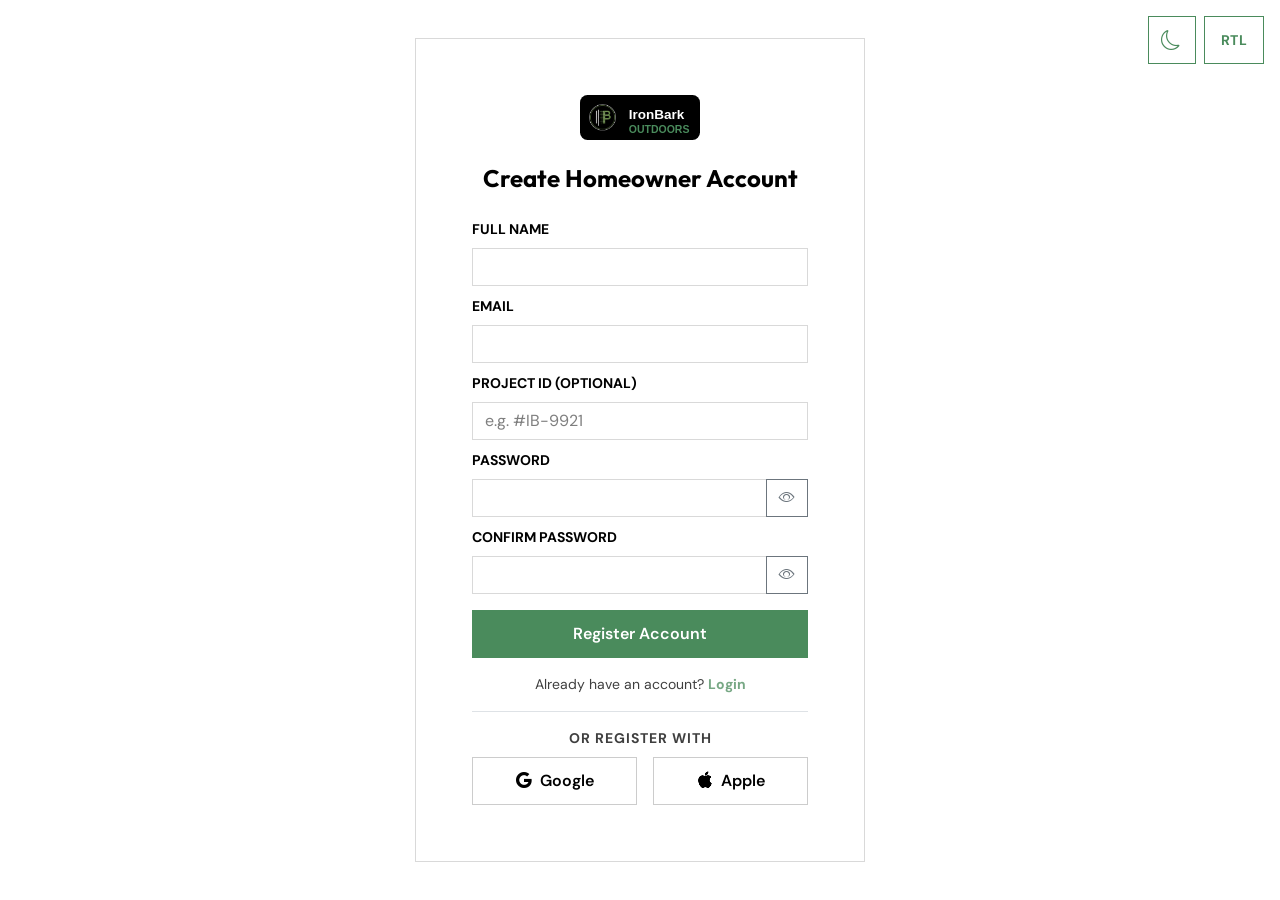
<file: register.html>
<!DOCTYPE html>
<html lang="en" dir="ltr">
<head>
    <link rel="icon" type="image/png" href="assets/images/favicon1.png">
    <meta charset="UTF-8">
    <meta name="viewport" content="width=device-width, initial-scale=1.0">
    <title>Register | IronBark Outdoors</title>
    <link href="https://fonts.googleapis.com/css2?family=Outfit:wght@400;700&family=DM+Sans:wght@400;500;700&display=swap" rel="stylesheet">
    <link href="https://cdn.jsdelivr.net/npm/bootstrap@5.3.0/dist/css/bootstrap.min.css" rel="stylesheet">
    <link rel="stylesheet" href="https://cdn.jsdelivr.net/npm/bootstrap-icons@1.11.0/font/bootstrap-icons.css">
    <link rel="stylesheet" href="assets/css/style.css">
    <link rel="stylesheet" href="assets/css/dark-mode.css">
    <link rel="stylesheet" href="assets/css/rtl.css">
    <style>
        .auth-container { min-height: 100vh; display: flex; align-items: center; justify-content: center; background: transparent; }
        .auth-card { width: 450px; padding: 3.5rem; background: var(--bg-color); border: 1px solid var(--border-color); }
        .floating-controls { position: fixed; top: 1rem; right: 1rem; z-index: 1000; }
        [dir="rtl"] .floating-controls { right: auto; left: 1rem; }
    </style>
</head>
<body>
    <div class="floating-controls d-flex gap-2">
        <button class="btn btn-outline-primary theme-toggle" aria-label="Toggle Theme">
            <i class="bi bi-moon fs-5"></i>
        </button>
        <button class="btn btn-outline-primary rtl-toggle" aria-label="Toggle Direction">RTL</button>
    </div>
    <div class="auth-container">
        <div class="auth-card">
            <div class="text-center mb-4"><a href="index.html"><img src="assets/images/logo.svg" alt="Logo" class="site-logo"></a></div>
            <h4 class="mb-4 text-center">Create Homeowner Account</h4>
            <form class="needs-validation" novalidate>
                <div class="row g-2">
                    <div class="col-12"><label class="form-label small fw-bold">FULL NAME</label><input type="text" class="form-control rounded-0" required></div>
                    <div class="col-12"><label class="form-label small fw-bold">EMAIL</label><input type="email" class="form-control rounded-0" required></div>
                    <div class="col-12"><label class="form-label small fw-bold">PROJECT ID (OPTIONAL)</label><input type="text" class="form-control rounded-0" placeholder="e.g. #IB-9921"></div>
                    <div class="col-12">
                        <label class="form-label small fw-bold">PASSWORD</label>
                        <div class="input-group">
                            <input id="registerPassword" type="password" class="form-control rounded-0" required>
                            <button class="btn btn-outline-secondary rounded-0 password-toggle" type="button" aria-label="Show password" aria-pressed="false">
                                <i class="bi bi-eye"></i>
                            </button>
                        </div>
                    </div>
                    <div class="col-12">
                        <label class="form-label small fw-bold">CONFIRM PASSWORD</label>
                        <div class="input-group">
                            <input id="registerConfirmPassword" type="password" class="form-control rounded-0" required>
                            <button class="btn btn-outline-secondary rounded-0 password-toggle" type="button" aria-label="Show password" aria-pressed="false">
                                <i class="bi bi-eye"></i>
                            </button>
                        </div>
                    </div>
                    <div class="col-12"><button type="submit" class="btn btn-primary w-100 rounded-0 py-3 mt-2">Register Account</button></div>
                </div>
                <div class="text-center mt-3 small text-muted mb-3">Already have an account? <a href="login.html" class="text-accent fw-bold text-decoration-none">Login</a></div>
                <div class="border-top pt-3">
                    <p class="text-center small text-muted mb-2 text-uppercase fw-bold" style="letter-spacing: 1px;">Or Register With</p>
                    <div class="d-flex gap-3 justify-content-center">
                        <button type="button" class="btn btn-outline-dark rounded-0 px-4 py-2 flex-grow-1"><i class="bi bi-google me-2"></i>Google</button>
                        <button type="button" class="btn btn-outline-dark rounded-0 px-4 py-2 flex-grow-1"><i class="bi bi-apple me-2"></i>Apple</button>
                    </div>
                </div>
            </form>
        </div>
    </div>
    <!-- Registration Section handled above by auth-container -->
    <!-- Bootstrap 5 JS -->
    <script src="https://cdn.jsdelivr.net/npm/bootstrap@5.3.0/dist/js/bootstrap.bundle.min.js"></script>
    <script src="assets/js/main.js"></script>
</body>
</html>
</file>
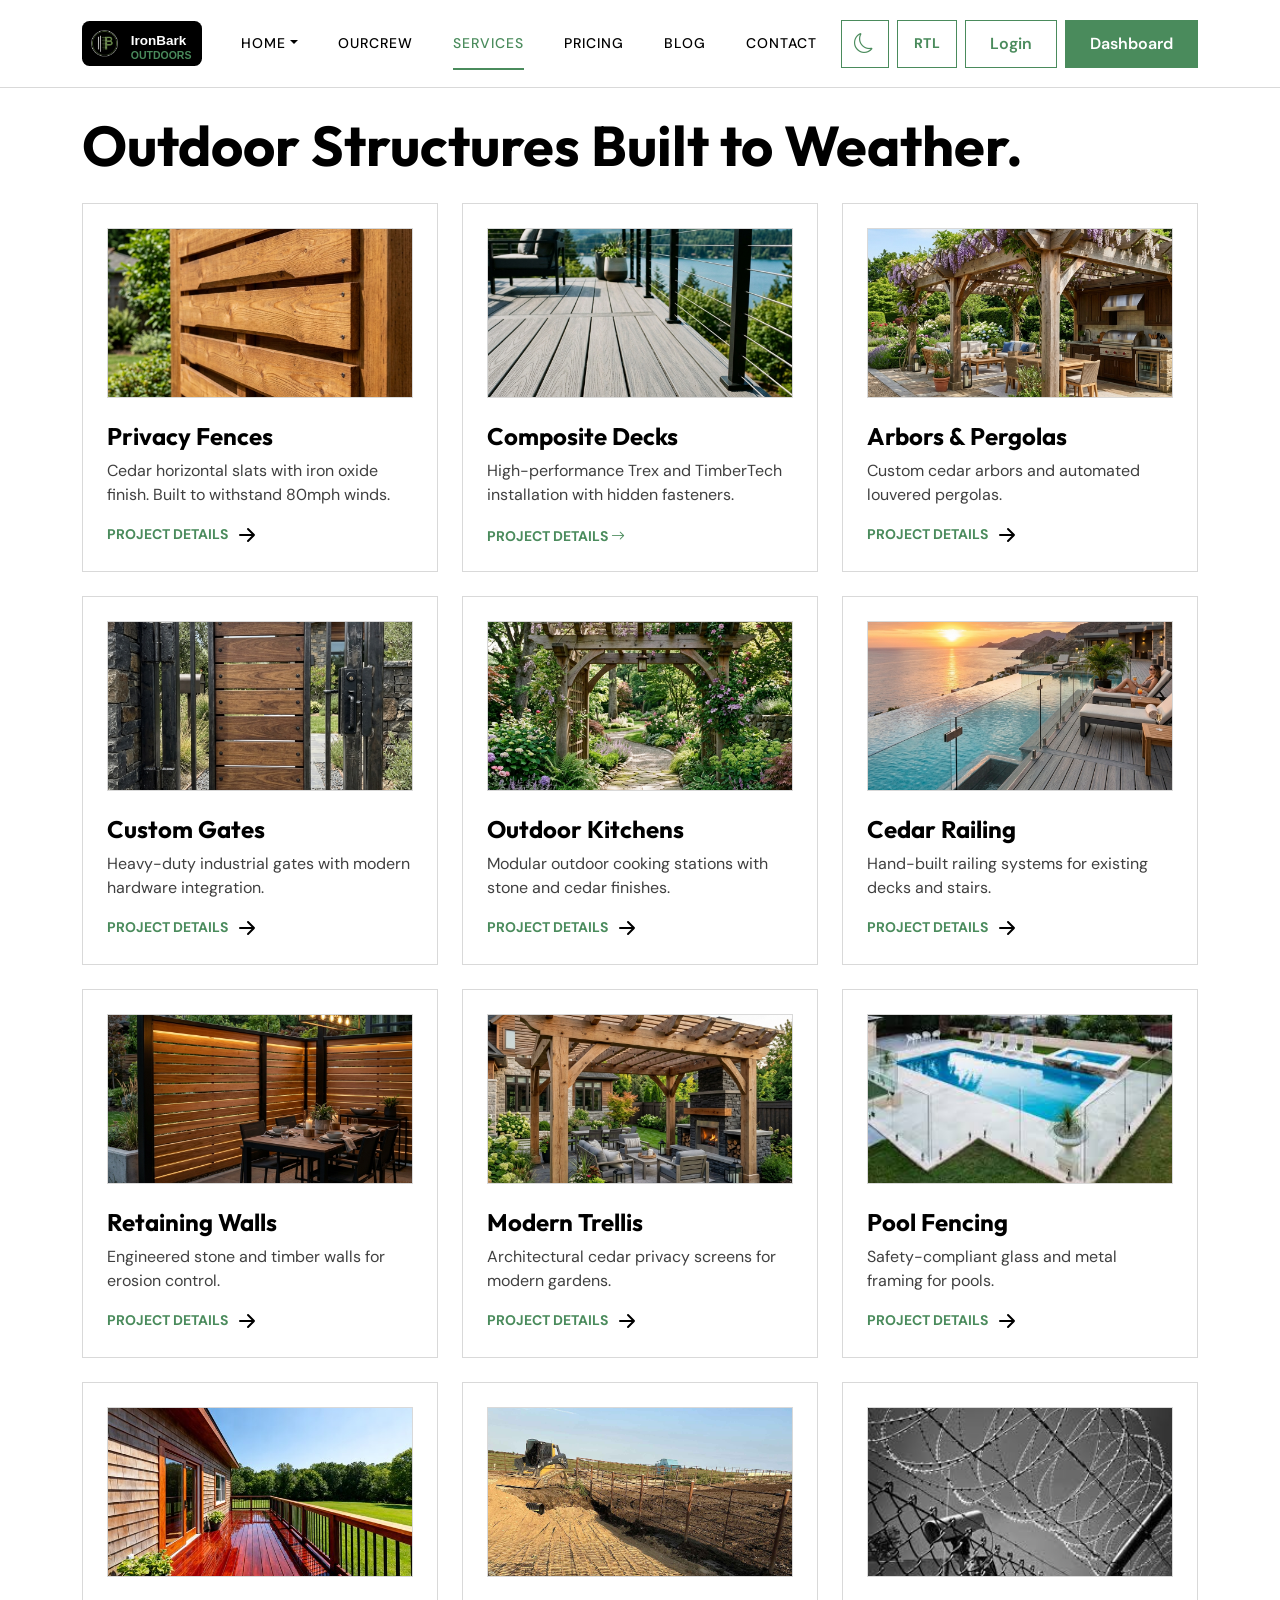
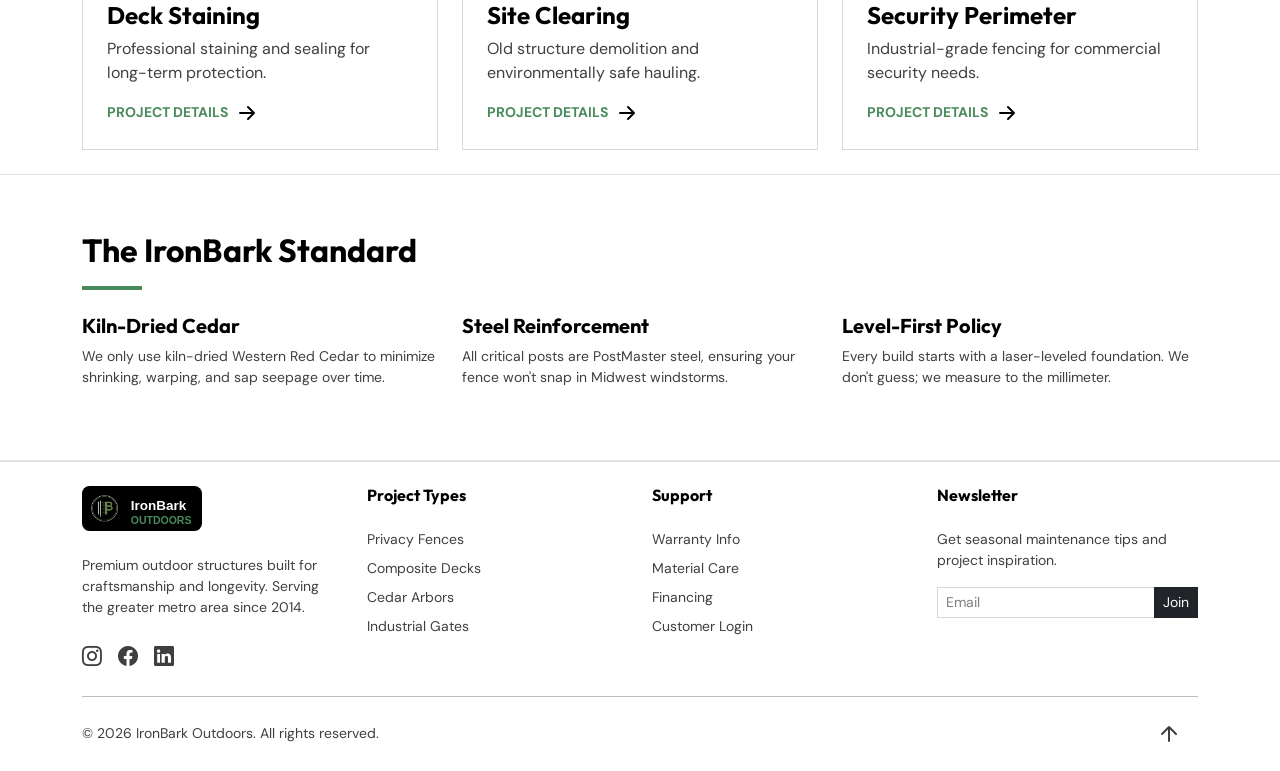
<file: services.html>
<!DOCTYPE html>
<html lang="en" dir="ltr">

<head>
    <link rel="icon" type="image/png" href="assets/images/favicon1.png">
    <meta charset="UTF-8">
    <meta name="viewport" content="width=device-width, initial-scale=1.0">
    <title>What We Build | IronBark Outdoors</title>
    <link
        href="https://fonts.googleapis.com/css2?family=Outfit:wght@400;700&family=DM+Sans:wght@400;500;700&display=swap"
        rel="stylesheet">
    <link href="https://cdn.jsdelivr.net/npm/bootstrap@5.3.0/dist/css/bootstrap.min.css" rel="stylesheet">
    <link rel="stylesheet" href="https://cdn.jsdelivr.net/npm/bootstrap-icons@1.11.0/font/bootstrap-icons.css">
    <link rel="stylesheet" href="assets/css/style.css">
    <link rel="stylesheet" href="assets/css/dark-mode.css">
    <link rel="stylesheet" href="assets/css/rtl.css">
</head>

<body>
    <!-- Header -->
    <header class="navbar  sticky-top">
        <div class="container">
            <a class="navbar-brand d-flex align-items-center" href="index.html">
                <img src="assets/images/logo.svg" alt="IronBark Outdoors" class="site-logo">
            </a>

            <div class="d-flex align-items-center order-lg-3">
                <button class="btn btn-outline-primary theme-toggle me-2" aria-label="Toggle Theme">
                    <i class="bi bi-moon fs-5"></i>
                </button>
                <button class="btn btn-outline-primary rtl-toggle me-2" aria-label="Toggle Direction">RTL</button>
                <a href="login.html" class="btn btn-outline-primary nav-btn-desktop me-2">Login</a>
                <a href="dashboard.html" class="btn btn-primary nav-btn-desktop">Dashboard</a>
                <button class="navbar-toggler ms-2" type="button" data-bs-toggle="offcanvas"
                    data-bs-target="#navCanvas">
                    <span class="navbar-toggler-icon"></span>
                </button>
            </div>

            <div class="collapse navbar-collapse justify-content-center" id="navbarNav">
                <ul class="navbar-nav nav-desktop">
                    <li class="nav-item dropdown">
                        <a class="nav-link dropdown-toggle" href="#" role="button" data-bs-toggle="dropdown"
                            data-bs-display="static">Home</a>
                        <ul class="dropdown-menu">
                            <li><a class="dropdown-item" href="index.html">Modern Showcase</a></li>
                            <li><a class="dropdown-item" href="home-2.html">Project Catalog</a></li>
                        </ul>
                    </li>
                    <li class="nav-item"><a class="nav-link" href="about.html">OurCrew</a></li>
                    <li class="nav-item"><a class="nav-link" href="services.html">Services</a></li>
                    <li class="nav-item"><a class="nav-link" href="pricing.html">Pricing</a></li>
                    <li class="nav-item"><a class="nav-link" href="blog.html">Blog</a></li>
                    <li class="nav-item"><a class="nav-link" href="contact.html">Contact</a></li>
                </ul>
            </div>
        </div>
    </header>

    <!-- Offcanvas for Mobile -->
    <div class="offcanvas offcanvas-end" tabindex="-1" id="navCanvas">
        <div class="offcanvas-header border-bottom">

            <button type="button" class="btn-close" data-bs-dismiss="offcanvas"></button>
        </div>
        <div class="offcanvas-body">
            <ul class="navbar-nav">
                <li class="nav-item dropdown">
                    <a class="nav-link dropdown-toggle" href="#" role="button" data-bs-toggle="dropdown"
                        data-bs-display="static">Home</a>
                    <ul class="dropdown-menu border-0 bg-transparent ps-3">
                        <li><a class="nav-link border-0" href="index.html">Modern Showcase</a></li>
                        <li><a class="nav-link border-0" href="home-2.html">Project Catalog</a></li>
                    </ul>
                </li>
                <li class="nav-item"><a class="nav-link" href="about.html">OurCrew</a></li>
                <li class="nav-item"><a class="nav-link" href="services.html">Services</a></li>
                <li class="nav-item"><a class="nav-link" href="pricing.html">Pricing</a></li>
                <li class="nav-item"><a class="nav-link" href="blog.html">Blog</a></li>
                <li class="nav-item"><a class="nav-link" href="contact.html">Contact</a></li>
                <li class="nav-item mt-3"><a href="login.html" class="btn btn-outline-dark w-100">Login</a></li>
                <li class="nav-item mt-2"><a href="dashboard.html" class="btn btn-primary w-100">Dashboard</a></li>
            </ul>
        </div>
    </div>
    <main class="py-4">
        <div class="container">
            <h1 class="display-4 fw-bold mb-4">Outdoor Structures Built to Weather.</h1>
            <div class="row g-4">
                <div class="col-md-6 col-lg-4">
                    <div class="card h-100 border border-dark rounded-0 p-4 d-flex flex-column">
                        <div class="service-card-media mb-4">
                            <img src="assets/images/service_fence.png" alt="Privacy Fences">
                        </div>
                        <h4>Privacy Fences</h4>
                        <p class="opacity-75">Cedar horizontal slats with iron oxide finish. Built to withstand 80mph
                            winds.</p>
                        <a href="service-details.html?service=privacy-fences"
                            class="mt-auto fw-bold text-decoration-none small text-uppercase">Project Details <img
                                src="assets/images/icon_arrow_right.svg" class="icon-img ms-1" alt="arrow"></a>
                    </div>
                </div>
                <div class="col-md-6 col-lg-4">
                    <div class="card h-100 border border-dark rounded-0 p-4 d-flex flex-column">
                        <div class="service-card-media mb-4">
                            <img src="assets/images/service_deck.png" alt="Composite Decks">
                        </div>
                        <h4>Composite Decks</h4>
                        <p class="opacity-75">High-performance Trex and TimberTech installation with hidden fasteners.
                        </p>
                        <a href="service-details.html?service=composite-decks"
                            class="mt-auto fw-bold text-decoration-none small text-uppercase">Project Details <i
                                class="bi bi-arrow-right"></i></a>
                    </div>
                </div>
                <!-- ... other 4 service cards ... -->
                <div class="col-md-6 col-lg-4">
                    <div class="card h-100 border border-dark rounded-0 p-4 d-flex flex-column">
                        <div class="service-card-media mb-4">
                            <img src="assets/images/service_arbor.png" alt="Arbors & Pergolas">
                        </div>
                        <h4>Arbors & Pergolas</h4>
                        <p class="opacity-75">Custom cedar arbors and automated louvered pergolas.</p>
                        <a href="service-details.html?service=arbors-pergolas"
                            class="mt-auto fw-bold text-decoration-none small text-uppercase">Project Details <img
                                src="assets/images/icon_arrow_right.svg" class="icon-img ms-1" alt="arrow"></a>
                    </div>
                </div>
                <div class="col-md-6 col-lg-4">
                    <div class="card h-100 border border-dark rounded-0 p-4 d-flex flex-column">
                        <div class="service-card-media mb-4">
                            <img src="assets/images/service_gate.png" alt="Custom Gates">
                        </div>
                        <h4>Custom Gates</h4>
                        <p class="opacity-75">Heavy-duty industrial gates with modern hardware integration.</p>
                        <a href="service-details.html?service=custom-gates"
                            class="mt-auto fw-bold text-decoration-none small text-uppercase">Project Details <img
                                src="assets/images/icon_arrow_right.svg" class="icon-img ms-1" alt="arrow"></a>
                    </div>
                </div>
                <div class="col-md-6 col-lg-4">
                    <div class="card h-100 border border-dark rounded-0 p-4 d-flex flex-column">
                        <div class="service-card-media mb-4">
                            <img src="assets/images/gallery_1.png" alt="Outdoor Kitchens">
                        </div>
                        <h4>Outdoor Kitchens</h4>
                        <p class="opacity-75">Modular outdoor cooking stations with stone and cedar finishes.</p>
                        <a href="service-details.html?service=outdoor-kitchens"
                            class="mt-auto fw-bold text-decoration-none small text-uppercase">Project Details <img
                                src="assets/images/icon_arrow_right.svg" class="icon-img ms-1" alt="arrow"></a>
                    </div>
                </div>
                <div class="col-md-6 col-lg-4">
                    <div class="card h-100 border border-dark rounded-0 p-4 d-flex flex-column">
                        <div class="service-card-media mb-4">
                            <img src="assets/images/gallery_2.png" alt="Cedar Railing">
                        </div>
                        <h4>Cedar Railing</h4>
                        <p class="opacity-75">Hand-built railing systems for existing decks and stairs.</p>
                        <a href="service-details.html?service=cedar-railing"
                            class="mt-auto fw-bold text-decoration-none small text-uppercase">Project Details <img
                                src="assets/images/icon_arrow_right.svg" class="icon-img ms-1" alt="arrow"></a>
                    </div>
                </div>
                <!-- Row 3 -->
                <div class="col-md-6 col-lg-4">
                    <div class="card h-100 border border-dark rounded-0 p-4 d-flex flex-column">
                        <div class="service-card-media mb-4">
                            <img src="assets/images/gallery_3.png" alt="Retaining Walls">
                        </div>
                        <h4>Retaining Walls</h4>
                        <p class="opacity-75">Engineered stone and timber walls for erosion control.</p>
                        <a href="service-details.html?service=retaining-walls"
                            class="mt-auto fw-bold text-decoration-none small text-uppercase">Project Details <img
                                src="assets/images/icon_arrow_right.svg" class="icon-img ms-1" alt="arrow"></a>
                    </div>
                </div>
                <div class="col-md-6 col-lg-4">
                    <div class="card h-100 border border-dark rounded-0 p-4 d-flex flex-column">
                        <div class="service-card-media mb-4">
                            <img src="assets/images/gallery_4.png" alt="Modern Trellis">
                        </div>
                        <h4>Modern Trellis</h4>
                        <p class="opacity-75">Architectural cedar privacy screens for modern gardens.</p>
                        <a href="service-details.html?service=modern-trellis"
                            class="mt-auto fw-bold text-decoration-none small text-uppercase">Project Details <img
                                src="assets/images/icon_arrow_right.svg" class="icon-img ms-1" alt="arrow"></a>
                    </div>
                </div>
                <div class="col-md-6 col-lg-4">
                    <div class="card h-100 border border-dark rounded-0 p-4 d-flex flex-column">
                        <div class="service-card-media mb-4">
                            <img src="assets/images/Pool Fence.jfif" alt=" Pool Fencing">
                        </div>
                        <h4>Pool Fencing</h4>
                        <p class="opacity-75">Safety-compliant glass and metal framing for pools.</p>
                        <a href="service-details.html?service=pool-fencing"
                            class="mt-auto fw-bold text-decoration-none small text-uppercase">Project Details <img
                                src="assets/images/icon_arrow_right.svg" class="icon-img ms-1" alt="arrow"></a>
                    </div>
                </div>
                <!-- Row 4 -->
                <div class="col-md-6 col-lg-4">
                    <div class="card h-100 border border-dark rounded-0 p-4 d-flex flex-column">
                        <div class="service-card-media mb-4">
                            <img src="assets/images/deck_staining.jpg" alt="Deck Staining">
                        </div>
                        <h4>Deck Staining</h4>
                        <p class="opacity-75">Professional staining and sealing for long-term protection.</p>
                        <a href="service-details.html?service=deck-staining"
                            class="mt-auto fw-bold text-decoration-none small text-uppercase">Project Details <img
                                src="assets/images/icon_arrow_right.svg" class="icon-img ms-1" alt="arrow"></a>
                    </div>
                </div>
                <div class="col-md-6 col-lg-4">
                    <div class="card h-100 border border-dark rounded-0 p-4 d-flex flex-column">
                        <div class="service-card-media mb-4">
                            <img src="assets/images/Site_clearing.jpg" alt="Site Clearing">
                        </div>
                        <h4>Site Clearing</h4>
                        <p class="opacity-75">Old structure demolition and environmentally safe hauling.</p>
                        <a href="service-details.html?service=site-clearing"
                            class="mt-auto fw-bold text-decoration-none small text-uppercase">Project Details <img
                                src="assets/images/icon_arrow_right.svg" class="icon-img ms-1" alt="arrow"></a>
                    </div>
                </div>
                <div class="col-md-6 col-lg-4">
                    <div class="card h-100 border border-dark rounded-0 p-4 d-flex flex-column">
                        <div class="service-card-media mb-4">
                            <img src="assets/images/security_perimiter.jfif" alt="Security Perimeter">
                        </div>
                        <h4>Security Perimeter</h4>
                        <p class="opacity-75">Industrial-grade fencing for commercial security needs.</p>
                        <a href="service-details.html?service=security-perimeter"
                            class="mt-auto fw-bold text-decoration-none small text-uppercase">Project Details <img
                                src="assets/images/icon_arrow_right.svg" class="icon-img ms-1" alt="arrow"></a>
                    </div>
                </div>
            </div>
        </div>
    </main>

    <section class="materials-quality bg-light border-top border-bottom">
        <div class="container">
            <h2 class="section-title mb-4">The IronBark Standard</h2>
            <div class="row g-4">
                <div class="col-md-4">
                    <h5 class="fw-bold">Kiln-Dried Cedar</h5>
                    <p class="small opacity-75">We only use kiln-dried Western Red Cedar to minimize shrinking, warping,
                        and sap seepage over time.</p>
                </div>
                <div class="col-md-4">
                    <h5 class="fw-bold">Steel Reinforcement</h5>
                    <p class="small opacity-75">All critical posts are PostMaster steel, ensuring your fence won't snap
                        in Midwest windstorms.</p>
                </div>
                <div class="col-md-4">
                    <h5 class="fw-bold">Level-First Policy</h5>
                    <p class="small opacity-75">Every build starts with a laser-leveled foundation. We don't guess; we
                        measure to the millimeter.</p>
                </div>
            </div>
        </div>
    </section>

    <!-- Footer -->
    <footer class="footer py-4 border-top">
        <div class="container">
            <div class="row g-4">
                <div class="col-lg-3">
                    <img src="assets/images/logo.svg" alt="IronBark Outdoors" class="site-logo mb-4">
                    <p class="text-muted small">Premium outdoor structures built for craftsmanship and longevity.
                        Serving the greater metro area since 2014.</p>
                    <div class="d-flex gap-3 fs-5 mt-4">
                        <a href="#" class="text-muted"><i class="bi bi-instagram"></i></a>
                        <a href="#" class="text-muted"><i class="bi bi-facebook"></i></a>
                        <a href="#" class="text-muted"><i class="bi bi-linkedin"></i></a>
                    </div>
                </div>
                <div class="col-lg-3">
                    <h6 class="fw-bold mb-4">Project Types</h6>
                    <ul class="list-unstyled">
                        <li><a href="#" class="text-muted small d-block mb-2">Privacy Fences</a></li>
                        <li><a href="#" class="text-muted small d-block mb-2">Composite Decks</a></li>
                        <li><a href="#" class="text-muted small d-block mb-2">Cedar Arbors</a></li>
                        <li><a href="#" class="text-muted small d-block mb-2">Industrial Gates</a></li>
                    </ul>
                </div>
                <div class="col-lg-3">
                    <h6 class="fw-bold mb-4">Support</h6>
                    <ul class="list-unstyled">
                        <li><a href="#" class="text-muted small d-block mb-2">Warranty Info</a></li>
                        <li><a href="#" class="text-muted small d-block mb-2">Material Care</a></li>
                        <li><a href="#" class="text-muted small d-block mb-2">Financing</a></li>
                        <li><a href="#" class="text-muted small d-block mb-2">Customer Login</a></li>
                    </ul>
                </div>
                <div class="col-lg-3">
                    <h6 class="fw-bold mb-4">Newsletter</h6>
                    <p class="text-muted small mb-3">Get seasonal maintenance tips and project inspiration.</p>
                    <div class="input-group">
                        <input type="email" class="form-control form-control-sm rounded-0" placeholder="Email">
                        <button class="btn btn-dark btn-sm rounded-0">Join</button>
                    </div>
                </div>
            </div>
            <hr class="my-4">
            <div class="d-flex flex-column flex-md-row justify-content-between align-items-center">
                <p class="small text-muted mb-0">© 2026 IronBark Outdoors. All rights reserved.</p>
                <div class="mt-3 mt-md-0">
                    <a href="#" class="btn btn-link btn-sm p-0 me-3 text-muted"><img
                            src="assets/images/icon_arrow_up.svg" class="icon-img" alt="Back to top"></a>
                </div>
            </div>
        </div>
    </footer>
    <!-- Custom JS -->
    <script src="https://cdn.jsdelivr.net/npm/bootstrap@5.3.0/dist/js/bootstrap.bundle.min.js"></script>
    <script src="assets/js/main.js"></script>
</body>

</html>
</file>
<file: assets/css/style.css>
/**
 * IronBark Outdoors - Core Design System
 * Palette: Black (#000000), White (#FFFFFF), Green (#4a8b5c)
 */

:root {
    --primary-color: #000000;
    --secondary-color: #FFFFFF;
    --accent-color: #4a8b5c;
    --accent-rgb: 74, 139, 92;
    --bg-color: #FFFFFF;
    --text-color: #000000;
    --card-bg: #FFFFFF;
    --border-color: rgba(0, 0, 0, 0.15);
    --transition: all 0.3s cubic-bezier(0.4, 0, 0.2, 1);
    --font-heading: 'Outfit', sans-serif;
    --font-body: 'DM Sans', sans-serif;

    /* Logical spacing */
    --padding-inline: 1rem;
}


/* Component Contextual Colors */
/* Component Contextual Colors */
.card {
    background-color: var(--card-bg);
    color: var(--text-color);
    border-color: var(--border-color);
}

/* Cards that explicitly stay white for 'blueprint/paper' aesthetic */
.card-blueprint {
    background-color: #FFFFFF !important;
    color: #000000 !important;
    border: 1px solid rgba(0, 0, 0, 0.1) !important;
}

.card-blueprint h1,
.card-blueprint h2,
.card-blueprint h3,
.card-blueprint h4,
.card-blueprint h5,
.card-blueprint h6,
.card-blueprint .text-black,
.card-blueprint .text-dark,
.card-blueprint .small.text-muted {
    color: #000000 !important;
}

/* Specific Badge style for Blueprint cards - stays dark */
.card-blueprint .badge.border-dark {
    border-color: #000000 !important;
    color: #000000 !important;
    background-color: rgba(0, 0, 0, 0.05) !important;
}

.table {
    color: var(--text-color);
    border-color: var(--border-color);
}

.table> :not(caption)>*>* {
    background-color: transparent !important;
    color: inherit !important;
    border-bottom-color: var(--border-color) !important;
}

.table-responsive {
    display: block !important;
    width: 100% !important;
    overflow-x: auto !important;
    -webkit-overflow-scrolling: touch;
}

.table-responsive .table {
    min-width: 900px !important;
    width: auto !important;
    margin-bottom: 0 !important;
}

.table-responsive .table th,
.table-responsive .table td {
    white-space: nowrap;
    /* Prevent text wrapping and column squeezing */
}

.form-control,
.form-select {
    background-color: var(--bg-color) !important;
    color: var(--text-color) !important;
    border-color: var(--border-color) !important;
    transition: var(--transition);
}

.form-control:focus,
.form-select:focus {
    border-color: var(--accent-color) !important;
    box-shadow: 0 0 0 0.25rem rgba(var(--accent-rgb), 0.1) !important;
    outline: none;
}

.form-control::placeholder {
    color: var(--text-color) !important;
    opacity: 0.5 !important;
}

[dir="rtl"] {
    --padding-inline: 1rem;
}

body {
    font-family: var(--font-body);
    color: var(--text-color);
    background-color: var(--bg-color);
    margin: 0;
    padding: 0;
    line-height: 1.5;
    overflow-x: hidden;
}

h1,
h2,
h3,
h4,
h5,
h6 {
    font-family: var(--font-heading);
    font-weight: 700;
    color: var(--primary-color);
    line-height: 1.2;
}

.text-accent {
    color: var(--accent-color) !important;
}

.bg-dark h1,
.bg-dark h2,
.bg-dark h3,
.bg-dark h4,
.bg-dark h5,
.bg-dark h6,
.bg-secondary h1,
.bg-secondary h2,
.bg-secondary h3,
.bg-secondary h4,
.bg-secondary h5,
.bg-secondary h6 {
    color: var(--secondary-color) !important;
}

a {
    color: var(--accent-color);
    text-decoration: none;
    transition: var(--transition);
}

a:hover {
    color: var(--primary-color);
}

.btn-primary {
    background-color: var(--accent-color);
    border-color: var(--accent-color);
    color: var(--secondary-color) !important;
    padding: 0.75rem 1.5rem;
    height: 48px;
    /* Force consistent height */
    display: inline-flex;
    align-items: center;
    justify-content: center;
    font-weight: 600;
    border-radius: 0 !important;
    /* Craftsman style: sharp edges */
    transition: var(--transition);
}

.btn-primary:hover {
    background-color: var(--primary-color);
    border-color: var(--primary-color);
    color: var(--secondary-color) !important;
    transform: translateY(-2px);
    box-shadow: 0 4px 12px rgba(var(--accent-rgb), 0.3);
}

.btn-outline-primary {
    background-color: transparent !important;
    border: 1px solid var(--accent-color) !important;
    color: var(--accent-color) !important;
    padding: 0.75rem 1.5rem;
    height: 48px;
    /* Sync with primary */
    display: inline-flex;
    align-items: center;
    justify-content: center;
    font-weight: 600;
    border-radius: 0 !important;
    transition: var(--transition);
}

.btn-outline-primary:hover {
    background-color: var(--accent-color) !important;
    color: var(--secondary-color) !important;
    transform: translateY(-2px);
}

.btn-outline-dark {
    background-color: transparent !important;
    border: 1px solid rgba(0, 0, 0, 0.2) !important;
    color: var(--primary-color) !important;
    padding: 0.75rem 1.5rem;
    height: 48px;
    display: inline-flex;
    align-items: center;
    justify-content: center;
    font-weight: 600;
    border-radius: 0 !important;
    transition: var(--transition);
}

.btn-outline-dark:hover {
    background-color: var(--primary-color) !important;
    color: var(--secondary-color) !important;
    transform: translateY(-2px);
}

/* Dropdown Customization */
.dropdown-menu {
    border-radius: 0 !important;
    border: 1px solid var(--border-color);
    background: var(--bg-color);
    padding: 0;
    margin-top: 0;
}

.dropdown-item {
    font-family: var(--font-body);
    font-weight: 500;
    color: var(--primary-color);
    padding: 0.75rem 1.5rem;
    text-transform: uppercase;
    font-size: 0.8rem;
    letter-spacing: 1px;
}

.dropdown-item:hover {
    background: var(--accent-color);
    color: var(--secondary-color);
}

.dropdown-divider {
    margin: 0;
    border-color: var(--border-color);
    opacity: 0.1;
}

.btn-link {
    color: var(--primary-color) !important;
    text-decoration: none;
}

.btn-link i {
    color: var(--primary-color) !important;
}

.btn-link:hover,
.btn-link:hover i {
    color: var(--accent-color) !important;
}

.theme-toggle,
.rtl-toggle,
.logout-toggle {
    width: 48px;
    height: 48px;
    padding: 0 !important;
    display: inline-flex !important;
    align-items: center;
    justify-content: center;
    border-radius: 0 !important;
    font-weight: 700 !important;
    text-decoration: none !important;
    font-size: 0.875rem !important;
    letter-spacing: 0.5px;
}

.rtl-toggle {
    width: auto !important;
    padding-left: 1rem !important;
    padding-right: 1rem !important;
}

/* Before/After Slider */
.ba-slider {
    position: relative;
    width: 100%;
    aspect-ratio: 16/9;
    overflow: hidden;
    user-select: none;
}

.ba-image {
    position: absolute;
    top: 0;
    left: 0;
    width: 100%;
    height: 100%;
    object-fit: cover;
}

.ba-after {
    clip-path: inset(0 0 0 50%);
}

.ba-handle {
    position: absolute;
    top: 0;
    bottom: 0;
    left: 50%;
    width: 4px;
    background: rgba(var(--accent-rgb), 0.3);
    cursor: ew-resize;
    transform: translateX(-50%);
    z-index: 10;
}

.ba-handle::before {
    content: '';
    position: absolute;
    top: 50%;
    left: 50%;
    transform: translate(-50%, -50%);
    width: 40px;
    height: 40px;
    background: rgba(var(--accent-rgb), 0.6);
    backdrop-filter: blur(8px);
    -webkit-backdrop-filter: blur(8px);
    border: 4px solid var(--secondary-color);
    border-radius: 50%;
    display: flex;
    align-items: center;
    justify-content: center;
}

/* Glassmorphism */
.glass {
    background: rgba(255, 255, 255, 0.1);
    backdrop-filter: blur(10px);
    -webkit-backdrop-filter: blur(10px);
    border: 1px solid rgba(255, 255, 255, 0.2);
}

@media (max-width: 768px) {
    .ba-slider {
        aspect-ratio: 3/4 !important;
    }

    .hero-section .glass {
        padding: 1.5rem !important;
        text-align: center !important;
    }

    .hero-section h1 {
        font-size: 1.8rem !important;
    }

    .hero-section p {
        font-size: 0.95rem !important;
        margin-bottom: 1.5rem !important;
        opacity: 0.9 !important;
    }

    .hero-section .btn-lg {
        padding: 0.5rem 1rem !important;
        font-size: 1rem !important;
        height: auto !important;
    }
}

/* Vertical Progress Bar */
.progress-track {
    position: relative;
    padding-left: 3rem;
}

.progress-track::before {
    content: '';
    position: absolute;
    left: 14px;
    top: 0;
    bottom: 0;
    width: 2px;
    background: var(--border-color);
}

.progress-item {
    position: relative;
    margin-bottom: 2rem;
}

.progress-item::before {
    content: '';
    position: absolute;
    left: -32px;
    top: 0;
    width: 30px;
    height: 30px;
    background: var(--secondary-color);
    border: 2px solid var(--accent-color);
    border-radius: 50%;
    z-index: 1;
}

.progress-item.active::before {
    background: var(--accent-color);
}

/* Navbar */
.navbar {
    padding: 1rem 0;
    border-bottom: 1px solid var(--border-color);
    background: var(--bg-color);
}

.nav-link {
    font-weight: 500;
    color: var(--primary-color) !important;
    text-transform: uppercase;
    font-size: 0.875rem;
    letter-spacing: 1px;
}

.nav-link:hover {
    color: var(--accent-color) !important;
}

.nav-link.active {
    color: var(--accent-color) !important;
}

/* Nav Pills Customization */
.nav-pills .nav-link {
    border-radius: 0 !important;
    color: var(--primary-color) !important;
    font-weight: 600;
    transition: var(--transition);
    padding: 0.75rem 1.5rem;
    margin: 0 5px;
    border: 1px solid transparent;
}

.nav-pills .nav-link.active,
.nav-pills .show > .nav-link {
    background-color: var(--accent-color) !important;
    color: #a8ffc8 !important;
    border-color: var(--accent-color);
    box-shadow: 0 4px 12px rgba(var(--accent-rgb), 0.2);
}

.nav-pills .nav-link:hover:not(.active) {
    color: var(--accent-color) !important;
    background-color: rgba(var(--accent-rgb), 0.05);
    border-color: rgba(var(--accent-rgb), 0.2);
}

@media (min-width: 1101px) {
    .nav-desktop .nav-link.active {
        position: relative;
    }

    .nav-desktop .nav-link.active::after {
        content: '';
        position: absolute;
        left: 1.25rem;
        right: 1.25rem;
        bottom: -0.5rem;
        height: 2px;
        background: var(--accent-color);
    }
}

.dropdown-item.active,
.dropdown-item:active {
    background: var(--accent-color) !important;
    color: var(--secondary-color) !important;
}

/* Sections */
section {
    padding: 3.5rem 0;
}

.section-title {
    margin-bottom: 2rem;
    position: relative;
}

.section-title::after {
    content: '';
    display: block;
    width: 60px;
    height: 4px;
    background: var(--accent-color);
    margin-top: 1rem;
}

/* Responsive Overrides & 1100px Breakpoint */
@media (max-width: 1100px) {
    .nav-desktop {
        display: none !important;
    }

    .navbar-toggler {
        display: block !important;
    }

    /* Mobile Offcanvas Enhancements */
    .offcanvas .offcanvas-body {
        padding: 2rem 1.5rem;
    }

    .offcanvas .navbar-nav {
        display: flex;
        flex-direction: column;
        gap: 0.5rem;
    }

    .offcanvas .navbar-nav .nav-link {
        padding: 0.75rem 0 !important;
        font-size: 1rem;
        border-bottom: 1px solid rgba(0, 0, 0, 0.05);
    }

    .offcanvas .navbar-nav .nav-link.active {
        color: var(--accent-color) !important;
        opacity: 1 !important;
        font-weight: 700;
    }

    /* Fix mobile dropdown flow & indentation */
    .offcanvas .dropdown-menu {
        position: static !important;
        float: none;
        background: transparent;
        border: 0 !important;
        padding-left: 1.25rem !important;
        padding-top: 0 !important;
        padding-bottom: 0 !important;
        box-shadow: none !important;
        width: 100%;
    }

    .offcanvas .dropdown-item,
    .offcanvas .dropdown-menu .nav-link {
        padding: 0.5rem 0 !important;
        text-transform: none !important;
        letter-spacing: normal !important;
        font-size: 0.95rem !important;
        opacity: 0.8;
        border-bottom: 0 !important;
    }

    .offcanvas .dropdown-item:hover,
    .offcanvas .dropdown-menu .nav-link:hover {
        background: transparent !important;
        color: var(--accent-color) !important;
        opacity: 1;
    }

    .offcanvas .dropdown-item.active,
    .offcanvas .dropdown-menu .nav-link.active {
        background: transparent !important;
        color: var(--accent-color) !important;
        opacity: 1 !important;
        font-weight: 700;
    }

    .nav-btn-desktop {
        display: none !important;
    }
}

@media (min-width: 1101px) {
    .navbar-toggler {
        display: none !important;
    }

    .navbar-collapse {
        display: flex !important;
        flex-basis: auto;
        flex-grow: 1;
    }

    .nav-desktop {
        display: flex !important;
        flex-direction: row !important;
        justify-content: center;
        width: 100%;
    }

    .nav-desktop .nav-link {
        padding-left: 1.25rem !important;
        padding-right: 1.25rem !important;
    }

    .nav-btn-desktop {
        display: inline-flex !important;
    }

    /* Restoration of Desktop Dropdown: Hover effect & Absolute position */
    .nav-item.dropdown:hover>.dropdown-menu {
        display: block !important;
        margin-top: 0;
        opacity: 1;
        visibility: visible;
    }

    .navbar-nav .dropdown-menu {
        position: absolute !important;
        top: 100% !important;
        left: 0 !important;
        min-width: 100px;
        opacity: 0;
        visibility: hidden;
        transition: var(--transition);
        /* Force override of Popper.js dynamic positioning */
        transform: translate3d(0, 5px, 0) !important;
        box-shadow: 0 10px 30px rgba(0, 0, 0, 0.1);
        z-index: 1000;
    }

    .nav-item.dropdown:hover>.dropdown-menu {
        transform: translate3d(0, 0, 0) !important;
    }

    .navbar {
        flex-wrap: nowrap;
        justify-content: flex-start;
    }

    /* Ensure the container inside navbar remains a flexbox */
    .navbar>.container {
        display: flex;
        flex-wrap: nowrap;
        align-items: center;
    }
}

/* Footer Styling & Hover Effects */
.footer {
    background: var(--bg-color);
    border-top: 1px solid var(--border-color);
}

.footer a.text-muted {
    text-decoration: none !important;
    transition: all 0.3s ease;
    display: inline-block;
}

.footer a.text-muted:hover {
    color: var(--accent-color) !important;
    transform: translateX(5px);
}

.footer .bi {
    transition: all 0.3s ease;
    display: inline-block;
    cursor: pointer;
}

.footer .bi:hover {
    color: var(--accent-color);
    transform: translateY(-5px);
}

.footer .input-group .btn-dark:hover {
    background: var(--accent-color);
    border-color: var(--accent-color);
}

/* --- Image Icon Utilities --- */
.icon-img {
    width: 1.5rem;
    height: 1.5rem;
    object-fit: contain;
    display: inline-block;
    vertical-align: middle;
}

.site-logo {
    height: 45px !important;
    width: auto !important;
    object-fit: contain;
}

.icon-img-lg {
    width: 3.5rem;
    height: 3.5rem;
}

.icon-img-sm {
    width: 1.1rem;
    height: 1.1rem;
}

.icon-img-accent {
    filter: drop-shadow(0 2px 4px rgba(0, 0, 0, 0.1));
}

.service-card-media {
    width: 100%;
    height: 170px;
    overflow: hidden;
    border: 1px solid var(--border-color);
    background: var(--secondary-color);
}

.service-card-media img {
    width: 100%;
    height: 100%;
    object-fit: cover;
    display: block;
}

.list-unstyled li .icon-img {
    margin-right: 0.75rem;
    position: relative;
    top: -1px;
}

[dir="rtl"] .list-unstyled li .icon-img {
    margin-right: 0;
    margin-left: 0.75rem;
}

/* --- Premium Utilities --- */
.hover-lift {
    transition: transform 0.3s cubic-bezier(0.34, 1.56, 0.64, 1), box-shadow 0.3s ease;
}

.hover-lift:hover {
    transform: translateY(-10px);
    box-shadow: 0 20px 40px rgba(0, 0, 0, 0.1) !important;
}

.ls-1 {
    letter-spacing: 1px !important;
}

.ls-2 {
    letter-spacing: 2px !important;
}

.letter-spacing-1 {
    letter-spacing: 1px !important;
}

.z-index-2 {
    z-index: 2;
    position: relative;
}

.transition-all {
    transition: all 0.3s ease;
}

.object-fit-cover {
    object-fit: cover !important;
}


.opacity-25 {
    opacity: 0.25 !important;
}

.opacity-50 {
    opacity: 0.5 !important;
}

/* --- Badge & Accent Utility --- */
.bg-accent {
    background-color: var(--accent-color) !important;
    color: #FFFFFF !important;
    /* Force high contrast white on green background */
}

.badge {
    padding: 0.5em 0.8em;
    font-weight: 600;
    letter-spacing: 0.5px;
    border-radius: 0;
    /* Match sharp craftsman theme */
}


/* Strict 3-Color Enforcement for Bootstrap utilities */
.text-muted {
    color: inherit !important;
    opacity: 0.75 !important;
}

.bg-white {
    background-color: var(--bg-color) !important;
}

.bg-light {
    background-color: var(--secondary-color) !important;
}

.bg-secondary {
    background-color: var(--primary-color) !important;
    color: var(--secondary-color) !important;
}

.bg-dark,
.card.bg-dark {
    background-color: var(--primary-color) !important;
    color: var(--secondary-color) !important;
}

.text-black,
.text-dark {
    color: var(--text-color) !important;
}

.border-light,
.border-secondary,
.border-dark,
.border {
    border-color: var(--border-color) !important;
}

/* --- Home 2 Compact View --- */
.home-2-compact-view section {
    padding: 1rem 0 !important;
    /* Reduced from 3.5rem */
}

.home-2-compact-view .section-title {
    margin-bottom: 0.75rem !important;
    /* Reduced from 2rem */
}

.home-2-compact-view .section-title::after {
    margin-top: 0.5rem !important;
    /* Reduced from 1rem */
}

.home-2-compact-view .accordion-item {
    padding: 0.5rem 0 !important;
}

.home-2-compact-view .card-body {
    padding: 1rem !important;
}

.home-2-compact-view .cta {
    padding: 1.5rem 0 !important;
}

.home-2-compact-view footer {
    padding: 1rem 0 !important;
}

.home-2-compact-view h1.display-4 {
    margin-bottom: 0.75rem;
}
</file>
<file: assets/css/dark-mode.css>
/**
 * IronBark Outdoors - Dark Mode Styles
 * Palette: Black (#000000), White (#FFFFFF), Green (#4a8b5c)
 */

body.dark-mode {
    --bg-color: #000000;
    --text-color: #FFFFFF;
    --primary-color: #FFFFFF;
    --secondary-color: #000000;
    --card-bg: #000000;
    --border-color: rgba(255, 255, 255, 0.2);
}

body.dark-mode .navbar {
    background-color: var(--bg-color);
}

body.dark-mode .glass {
    background: rgba(0, 0, 0, 0.4);
    border: 1px solid rgba(255, 255, 255, 0.1);
}


body.dark-mode .progress-track::before {
    background: var(--border-color);
}

body.dark-mode .progress-item::before {
    background: var(--bg-color);
}

body.dark-mode .progress-item.active::before {
    background: var(--accent-color);
}

body.dark-mode .nav-link {
    color: var(--text-color) !important;
}

body.dark-mode .nav-link:hover {
    color: var(--accent-color) !important;
}

body.dark-mode .nav-link.active {
    color: #a8ffc8 !important;
}

/* Specific elements that need visibility tweaks */
body.dark-mode .footer {
    background-color: #000000;
}

body.dark-mode .btn-outline-dark {
    border-color: var(--border-color) !important;
    color: var(--text-color) !important;
}

body.dark-mode .btn-outline-dark:hover {
    background-color: var(--primary-color) !important;
    color: var(--secondary-color) !important;
}

body.dark-mode .bg-dark,
body.dark-mode .bg-secondary {
    background-color: var(--bg-color) !important;
    color: var(--text-color) !important;
}

body.dark-mode .bg-dark h1,
body.dark-mode .bg-dark h2,
body.dark-mode .bg-dark h3,
body.dark-mode .bg-dark h4,
body.dark-mode .bg-dark h5,
body.dark-mode .bg-dark h6,
body.dark-mode .bg-secondary h1,
body.dark-mode .bg-secondary h2,
body.dark-mode .bg-secondary h3,
body.dark-mode .bg-secondary h4,
body.dark-mode .bg-secondary h5,
body.dark-mode .bg-secondary h6 {
    color: var(--text-color) !important;
}

body.dark-mode .accordion {
    --bs-accordion-color: var(--text-color);
    --bs-accordion-btn-color: var(--text-color);
    --bs-accordion-border-color: var(--border-color);
    --bs-accordion-active-color: var(--text-color);
    --bs-accordion-active-bg: transparent;
    --bs-accordion-btn-focus-border-color: var(--border-color);
    --bs-accordion-btn-focus-box-shadow: none;
}

body.dark-mode .accordion-button,
body.dark-mode .accordion-body {
    color: var(--text-color) !important;
}

body.dark-mode .accordion-button::after {
    filter: invert(1);
}

/* Ensure absolute visibility for badges and dark text in dark mode */
body.dark-mode .text-black,
body.dark-mode .text-dark {
    color: var(--text-color) !important;
}

body.dark-mode .border-dark {
    border-color: var(--border-color) !important;
}

body.dark-mode .badge.border-dark {
    background-color: rgba(255, 255, 255, 0.1);
    /* Subtle background for visibility */
    color: var(--text-color) !important;
    border-color: var(--border-color) !important;
}

/* Strictly enforce black text and borders for blueprint cards in dark mode */
body.dark-mode .card-blueprint,
body.dark-mode .card-blueprint h1,
body.dark-mode .card-blueprint h2,
body.dark-mode .card-blueprint h3,
body.dark-mode .card-blueprint h4,
body.dark-mode .card-blueprint h5,
body.dark-mode .card-blueprint h6,
body.dark-mode .card-blueprint .text-black,
body.dark-mode .card-blueprint .text-dark,
body.dark-mode .card-blueprint .badge.border-dark,
body.dark-mode .card-blueprint .border-dark,
body.dark-mode .card-blueprint .border {
    color: #000000 !important;
    border-color: #000000 !important;
}

body.dark-mode .card-blueprint .badge.border-dark {
    background-color: rgba(0, 0, 0, 0.05) !important;
}

/* Ensure Download buttons inside blueprint cards stay black in dark mode */
body.dark-mode .card-blueprint .btn-outline-dark {
    border-color: #000000 !important;
    color: #000000 !important;
}

body.dark-mode .card-blueprint .btn-outline-dark:hover {
    background-color: #000000 !important;
    color: #FFFFFF !important;
}

/* Offcanvas & Toggler Visibility in Dark Mode */
body.dark-mode .offcanvas {
    background-color: var(--bg-color) !important;
    border-left: 1px solid var(--border-color);
}

body.dark-mode .offcanvas-header {
    border-bottom: 1px solid var(--border-color) !important;
}

body.dark-mode .navbar-toggler {
    border-color: var(--border-color) !important;
    background-color: rgba(255, 255, 255, 0.1);
}

body.dark-mode .navbar-toggler-icon {
    filter: invert(1) brightness(2);
}

body.dark-mode .btn-close {
    filter: invert(1) grayscale(100) brightness(200%);
}

/* Dashboard Toggler specifically */
body.dark-mode .dashboard-toggler {
    background-color: var(--accent-color) !important;
    border-color: var(--accent-color) !important;
    color: #FFFFFF !important;
}

body.dark-mode .dashboard-toggler i {
    color: #FFFFFF !important;
}

/* Mobile Nav Link Borders in Dark Mode */
@media (max-width: 1100px) {
    body.dark-mode .offcanvas .navbar-nav .nav-link {
        border-bottom: 1px solid rgba(255, 255, 255, 0.1) !important;
    }
}

/* Table Visibility Fixes for Dark Mode */
body.dark-mode .table-light {
    --bs-table-color: var(--text-color) !important;
    --bs-table-bg: rgba(255, 255, 255, 0.05) !important;
}

body.dark-mode .table > :not(caption) > * > * {
    color: var(--text-color) !important;
    background-color: transparent !important;
}

body.dark-mode .table thead th {
    background-color: rgba(255, 255, 255, 0.1) !important;
    color: var(--text-color) !important;
    border-bottom: 1px solid var(--border-color) !important;
}
</file>
<file: assets/css/rtl.css>
/**
 * IronBark Outdoors - RTL Language Overrides
 * Flips layouts for Hebrew/Arabic/etc support
 */

[dir="rtl"] {
    text-align: right;
}

[dir="rtl"] .progress-track {
    padding-left: 0;
    padding-right: 3rem;
}

[dir="rtl"] .progress-track::before {
    left: auto;
    right: 14px;
}

[dir="rtl"] .progress-item::before {
    left: auto;
    right: -32px;
}

[dir="rtl"] .ba-handle {
    left: auto;
    right: 50%;
    transform: translateX(50%);
}

[dir="rtl"] .ba-handle::before {
    transform: translate(50%, -50%);
}

[dir="rtl"] .ba-after {
    clip-path: inset(0 50% 0 0);
}

/* Specific component overrides for RTL */
[dir="rtl"] .section-title::after {
    margin-right: 0;
    margin-left: auto;
}

[dir="rtl"] .ms-auto {
    margin-right: auto !important;
    margin-left: 0 !important;
}

[dir="rtl"] .me-auto {
    margin-left: auto !important;
    margin-right: 0 !important;
}

[dir="rtl"] .text-start {
    text-align: right !important;
}

[dir="rtl"] .text-end {
    text-align: left !important;
}

/* Header RTL Adjustments */
[dir="rtl"] .navbar-nav {
    padding-right: 0;
}

[dir="rtl"] .nav-desktop {
    gap: 1.5rem;
}

[dir="rtl"] .nav-desktop .nav-item {
    margin-left: 0;
    margin-right: 0;
}

[dir="rtl"] .dropdown-toggle::after {
    margin-left: 0.5rem !important;
    margin-right: 0 !important;
    vertical-align: middle;
}

[dir="rtl"] .d-flex.align-items-center.order-lg-3 {
    gap: 0.75rem;
}

[dir="rtl"] .btn.me-2 {
    margin-right: 0 !important;
}

[dir="rtl"] .btn.ms-2 {
    margin-left: 0 !important;
}

[dir="rtl"] .navbar-brand {
    margin-right: 0;
    margin-left: 1.5rem;
}

/* Ensure caret doesn't overlap text */
[dir="rtl"] .nav-link.dropdown-toggle {
    display: flex;
    flex-direction: row-reverse;
    align-items: center;
    gap: 0.5rem;
}
</file>
